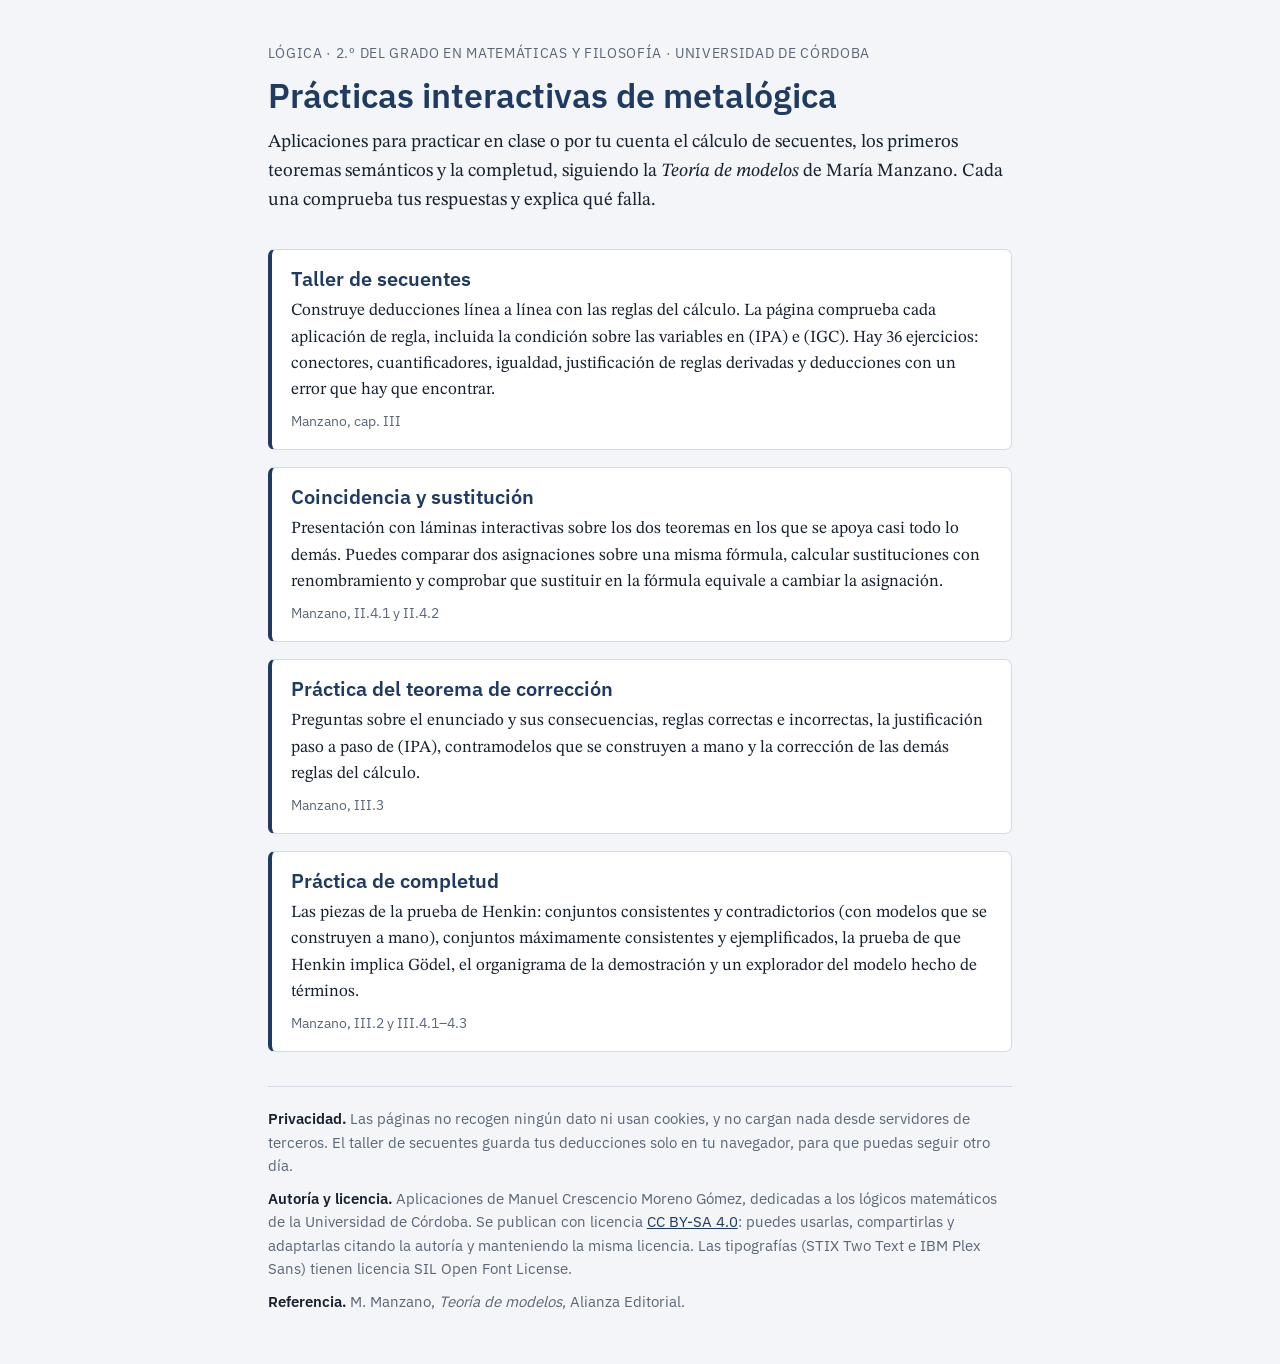
<file: index.html>
<!DOCTYPE html>
<html lang="es">
<head>
<meta charset="utf-8">
<meta name="viewport" content="width=device-width, initial-scale=1">
<title>Lógica · Prácticas interactivas</title>
<link rel="icon" href="data:image/svg+xml,%3Csvg xmlns=%27http://www.w3.org/2000/svg%27 viewBox=%270 0 32 32%27%3E%3Crect width=%2732%27 height=%2732%27 rx=%276%27 fill=%27%231f3b63%27/%3E%3Ctext x=%2716%27 y=%2723%27 font-size=%2720%27 text-anchor=%27middle%27 fill=%27white%27 font-family=%27serif%27%3E%E2%8A%A2%3C/text%3E%3C/svg%3E">
<meta name="description" content="Prácticas interactivas de metalógica: cálculo de secuentes de Manzano, teorema de corrección, coincidencia y sustitución, completud. Lógica, 2.º del grado en Matemáticas y Filosofía (Universidad de Córdoba).">
<link rel="stylesheet" href="fuentes/fuentes.css">
<style>
:root{
  --bg:#f3f5f8; --surface:#ffffff; --ink:#18212f; --muted:#5a6678; --line:#d5dbe5;
  --accent:#1f3b63; --accent-soft:#e4ebf5;
  --font-body:"STIX Two Text","Cambria","Times New Roman",serif;
  --font-ui:"IBM Plex Sans","Segoe UI",system-ui,sans-serif;
}
@media (prefers-color-scheme: dark){
  :root{color-scheme:dark;--bg:#111722;--surface:#1a2231;--ink:#e6ebf3;--muted:#9aa7ba;--line:#313c50;--accent:#9dbcf0;--accent-soft:#25324a}
}
*{box-sizing:border-box}
html{font-size:17px}
body{margin:0;background:var(--bg);color:var(--ink);font-family:var(--font-body);line-height:1.55}
main{max-width:46rem;margin:0 auto;padding:2.5rem 1.1rem 3rem;display:flex;flex-direction:column;gap:2rem}
h1,h2{font-family:var(--font-ui);margin:0;line-height:1.2;text-wrap:balance}
h1{font-size:2rem;font-weight:600;color:var(--accent)}
h2{font-size:1.15rem;font-weight:600}
p{margin:0}
.kicker{font-family:var(--font-ui);font-size:.8rem;color:var(--muted);letter-spacing:.05em;text-transform:uppercase}
header{display:flex;flex-direction:column;gap:.7rem}
.lead{font-size:1.1rem}
.list{display:flex;flex-direction:column;gap:1rem}
a.card{display:flex;flex-direction:column;gap:.45rem;background:var(--surface);border:1px solid var(--line);border-left:4px solid var(--accent);border-radius:.4rem;padding:1rem 1.15rem;color:inherit;text-decoration:none}
a.card:hover{border-color:var(--accent)}
a.card:focus-visible{outline:2px solid var(--accent);outline-offset:2px}
a.card h2{color:var(--accent)}
.ref{font-family:var(--font-ui);font-size:.8rem;color:var(--muted)}
.note{font-family:var(--font-ui);font-size:.88rem;color:var(--muted);display:flex;flex-direction:column;gap:.6rem;border-top:1px solid var(--line);padding-top:1.2rem}
.note a{color:var(--accent)}
.note b{color:var(--ink);font-weight:600}
</style>
</head>
<body>
<main>
<header>
  <span class="kicker">Lógica · 2.º del grado en Matemáticas y Filosofía · Universidad de Córdoba</span>
  <h1>Prácticas interactivas de metalógica</h1>
  <p class="lead">Aplicaciones para practicar en clase o por tu cuenta el cálculo de secuentes, los primeros teoremas semánticos y la completud, siguiendo la <i>Teoría de modelos</i> de María Manzano. Cada una comprueba tus respuestas y explica qué falla.</p>
</header>

<div class="list">
  <a class="card" href="secuentes.html">
    <h2>Taller de secuentes</h2>
    <p>Construye deducciones línea a línea con las reglas del cálculo. La página comprueba cada aplicación de regla, incluida la condición sobre las variables en (IPA) e (IGC). Hay 36 ejercicios: conectores, cuantificadores, igualdad, justificación de reglas derivadas y deducciones con un error que hay que encontrar.</p>
    <span class="ref">Manzano, cap. III</span>
  </a>
  <a class="card" href="coincidencia-sustitucion.html">
    <h2>Coincidencia y sustitución</h2>
    <p>Presentación con láminas interactivas sobre los dos teoremas en los que se apoya casi todo lo demás. Puedes comparar dos asignaciones sobre una misma fórmula, calcular sustituciones con renombramiento y comprobar que sustituir en la fórmula equivale a cambiar la asignación.</p>
    <span class="ref">Manzano, II.4.1 y II.4.2</span>
  </a>
  <a class="card" href="correccion.html">
    <h2>Práctica del teorema de corrección</h2>
    <p>Preguntas sobre el enunciado y sus consecuencias, reglas correctas e incorrectas, la justificación paso a paso de (IPA), contramodelos que se construyen a mano y la corrección de las demás reglas del cálculo.</p>
    <span class="ref">Manzano, III.3</span>
  </a>
  <a class="card" href="completud.html">
    <h2>Práctica de completud</h2>
    <p>Las piezas de la prueba de Henkin: conjuntos consistentes y contradictorios (con modelos que se construyen a mano), conjuntos máximamente consistentes y ejemplificados, la prueba de que Henkin implica Gödel, el organigrama de la demostración y un explorador del modelo hecho de términos.</p>
    <span class="ref">Manzano, III.2 y III.4.1–4.3</span>
  </a>
</div>

<div class="note">
  <p><b>Privacidad.</b> Las páginas no recogen ningún dato ni usan cookies, y no cargan nada desde servidores de terceros. El taller de secuentes guarda tus deducciones solo en tu navegador, para que puedas seguir otro día.</p>
  <p><b>Autoría y licencia.</b> Aplicaciones de Manuel Crescencio Moreno Gómez, dedicadas a los lógicos matemáticos de la Universidad de Córdoba. Se publican con licencia <a href="https://creativecommons.org/licenses/by-sa/4.0/deed.es">CC BY-SA 4.0</a>: puedes usarlas, compartirlas y adaptarlas citando la autoría y manteniendo la misma licencia. Las tipografías (STIX Two Text e IBM Plex Sans) tienen licencia SIL Open Font License.</p>
  <p><b>Referencia.</b> M. Manzano, <i>Teoría de modelos</i>, Alianza Editorial.</p>
</div>
</main>
</body>
</html>
</file>
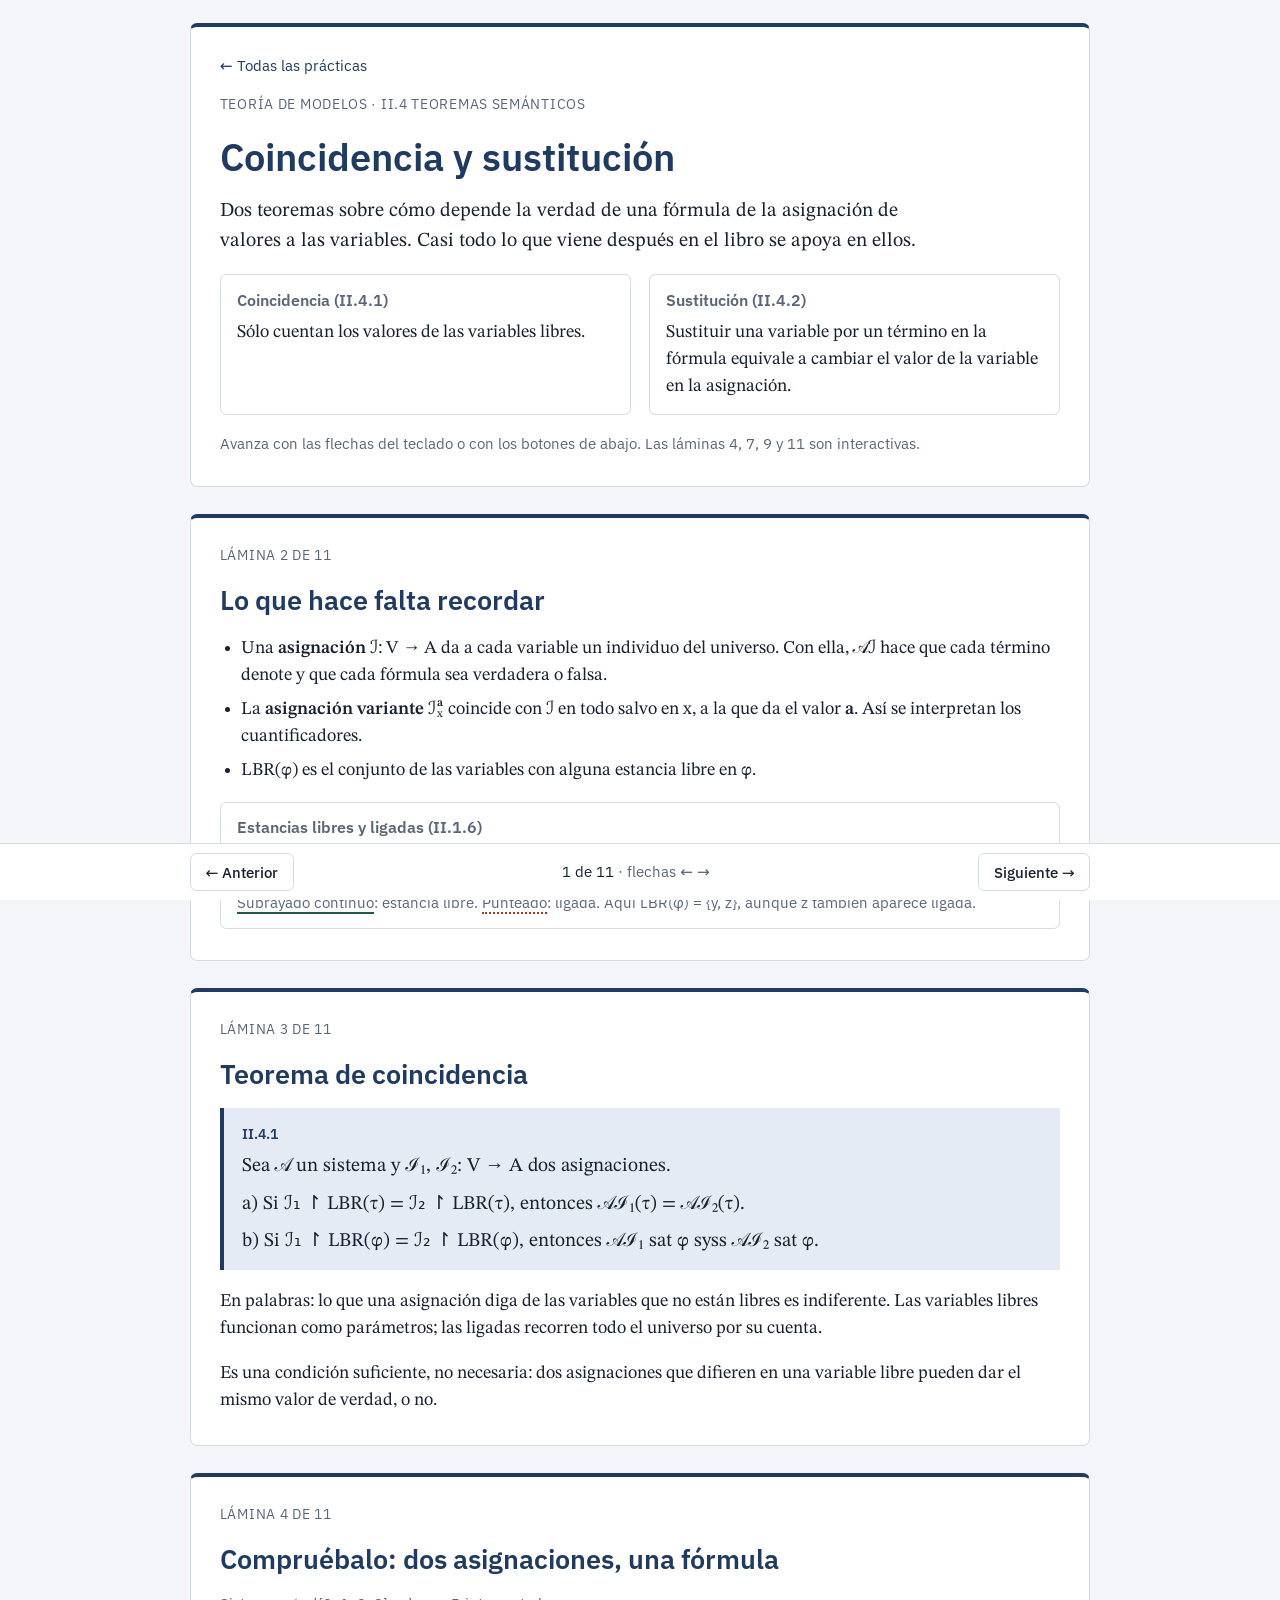
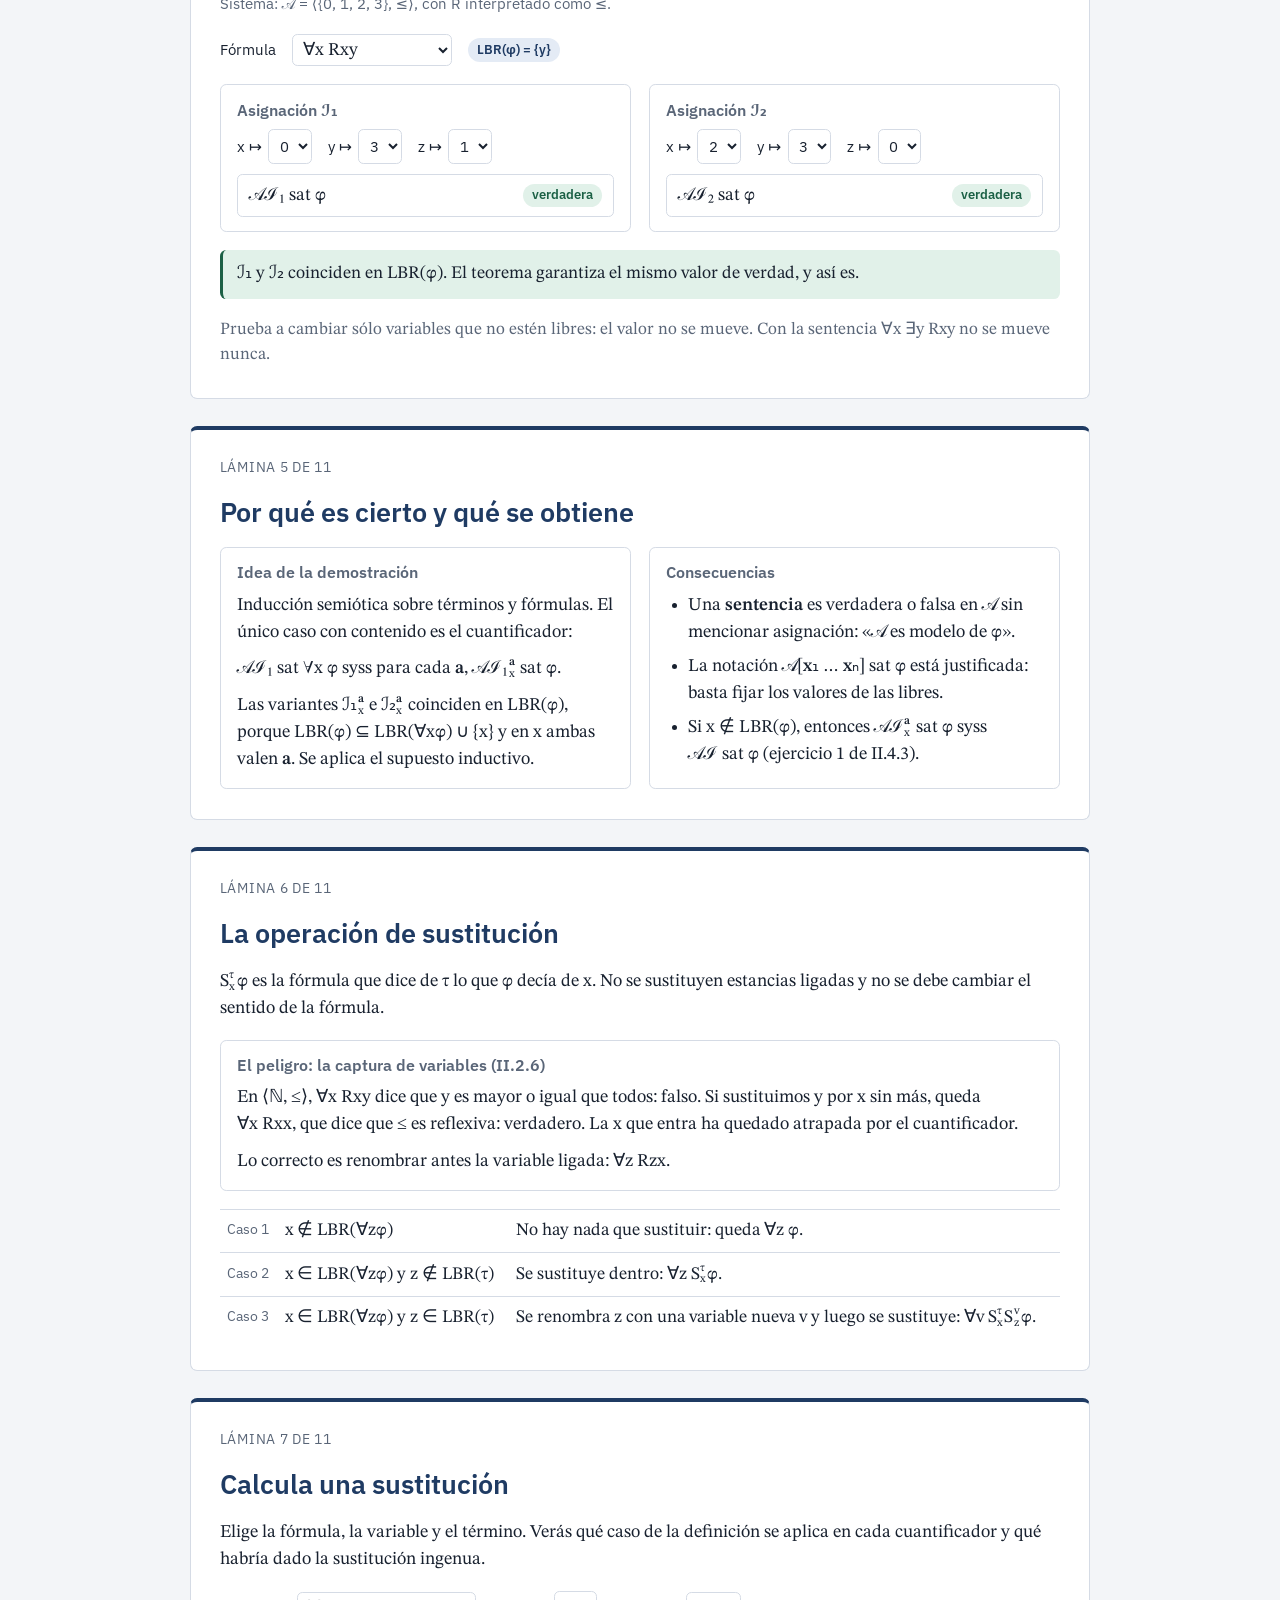
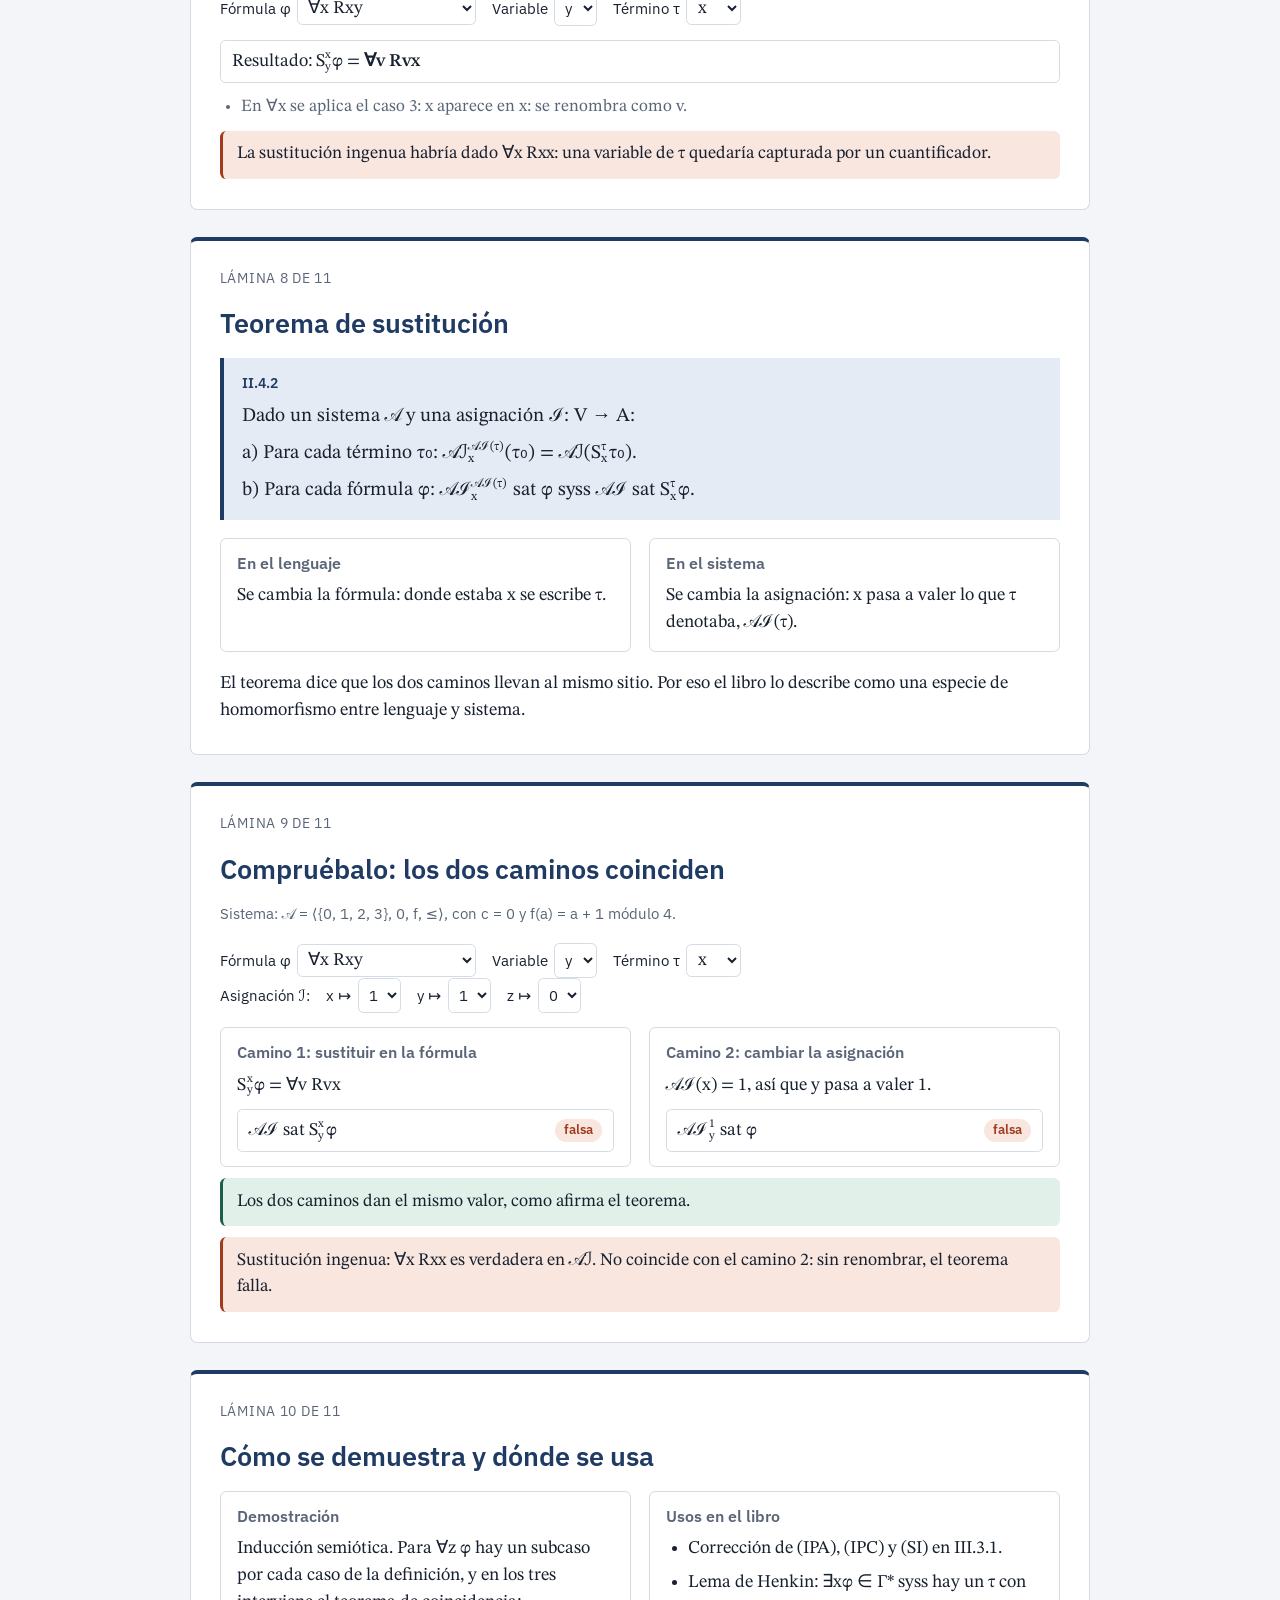
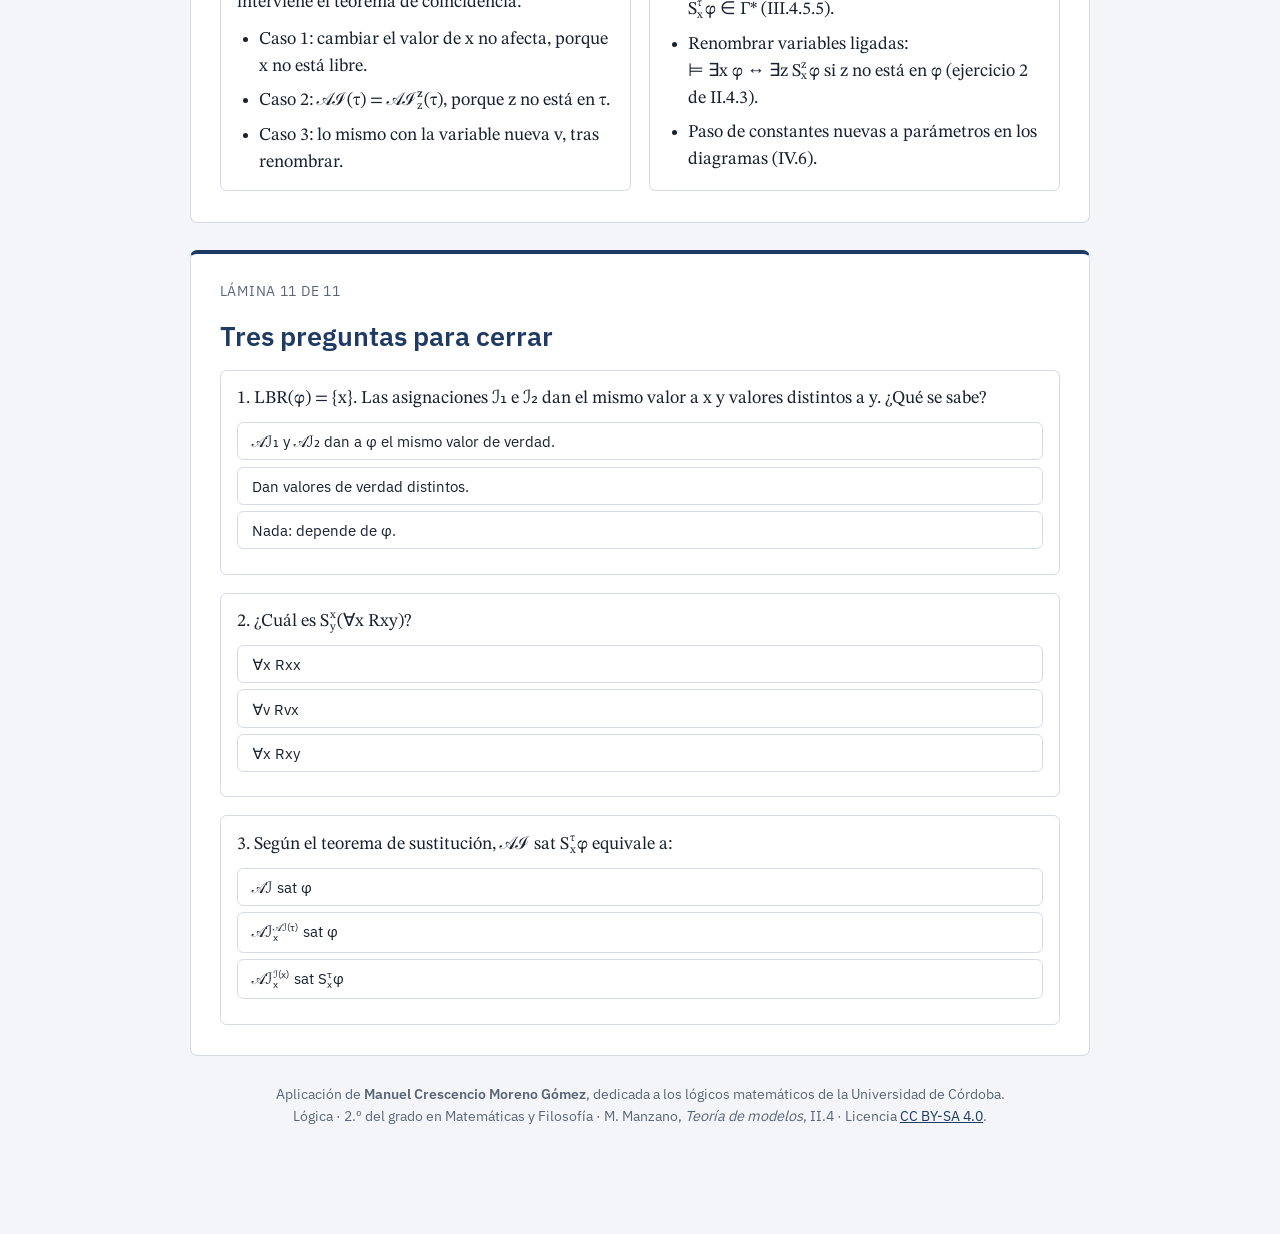
<file: coincidencia-sustitucion.html>
<!DOCTYPE html>
<html lang="es">
<head>
<meta charset="utf-8">
<meta name="viewport" content="width=device-width, initial-scale=1">
<title>Coincidencia y sustitución</title>
<link rel="icon" href="data:image/svg+xml,%3Csvg xmlns=%27http://www.w3.org/2000/svg%27 viewBox=%270 0 32 32%27%3E%3Crect width=%2732%27 height=%2732%27 rx=%276%27 fill=%27%231f3b63%27/%3E%3Ctext x=%2716%27 y=%2723%27 font-size=%2720%27 text-anchor=%27middle%27 fill=%27white%27 font-family=%27serif%27%3E%E2%8A%A2%3C/text%3E%3C/svg%3E">
<link rel="stylesheet" href="fuentes/fuentes.css">
<style>
:root{
  /* Presentación en vertical: una lámina por pantalla de lectura, numeradas, con barra de paso fija abajo; fórmulas en serif matemática, controles en sans. */
  --bg:#f3f5f8; --surface:#ffffff; --ink:#18212f; --muted:#5a6678; --line:#d5dbe5;
  --accent:#1f3b63; --accent-soft:#e4ebf5;
  --ok:#1b6045; --ok-soft:#e1f1e9; --bad:#a23a1c; --bad-soft:#f8e6df;
  --font-body:"STIX Two Text","Cambria","Times New Roman",serif;
  --font-ui:"IBM Plex Sans","Segoe UI",system-ui,sans-serif;
}
@media (prefers-color-scheme: dark){
  :root:not([data-theme="light"]){
    color-scheme:dark;
    --bg:#111722; --surface:#1a2231; --ink:#e6ebf3; --muted:#9aa7ba; --line:#313c50;
    --accent:#9dbcf0; --accent-soft:#25324a;
    --ok:#7fd3a8; --ok-soft:#183628; --bad:#f0a085; --bad-soft:#3d2219;
  }
}
:root[data-theme="dark"]{
  color-scheme:dark;
  --bg:#111722; --surface:#1a2231; --ink:#e6ebf3; --muted:#9aa7ba; --line:#313c50;
  --accent:#9dbcf0; --accent-soft:#25324a;
  --ok:#7fd3a8; --ok-soft:#183628; --bad:#f0a085; --bad-soft:#3d2219;
}
*{box-sizing:border-box}
html{font-size:18px;scroll-behavior:smooth}
@media (prefers-reduced-motion:reduce){html{scroll-behavior:auto}}
body{margin:0;background:var(--bg);color:var(--ink);font-family:var(--font-body);line-height:1.5}
main{max-width:52rem;margin:0 auto;padding:1.25rem 1rem 6rem;display:flex;flex-direction:column;gap:1.5rem}
.slide{background:var(--surface);border:1px solid var(--line);border-top:4px solid var(--accent);border-radius:.4rem;padding:1.5rem 1.6rem 1.7rem;display:flex;flex-direction:column;gap:1rem;scroll-margin-top:1rem}
@media (max-width:520px){.slide{padding:1.1rem 1rem}}
.num{font-family:var(--font-ui);font-size:.78rem;color:var(--muted);letter-spacing:.05em;text-transform:uppercase}
h1,h2,h3{font-family:var(--font-ui);margin:0;line-height:1.2;text-wrap:balance}
h1{font-size:2.1rem;font-weight:600;color:var(--accent)}
h2{font-size:1.5rem;font-weight:600;color:var(--accent)}
h3{font-size:.9rem;font-weight:600;color:var(--muted)}
p,ul,ol{margin:0}
ul,ol{padding-left:1.2rem;display:flex;flex-direction:column;gap:.4rem}
.lead{font-size:1.1rem;max-width:40rem}
.m{white-space:nowrap}
.ss{display:inline-flex;flex-direction:column;font-size:.66em;line-height:1;vertical-align:middle;margin:0 .1em 0 .05em}
.thm{background:var(--accent-soft);border-left:4px solid var(--accent);padding:.8rem 1rem;display:flex;flex-direction:column;gap:.45rem;font-size:1.08rem;overflow-x:auto}
.thm .name{font-family:var(--font-ui);font-size:.8rem;font-weight:600;color:var(--accent)}
.two{display:grid;grid-template-columns:1fr 1fr;gap:1rem}
@media (max-width:640px){.two{grid-template-columns:1fr}}
.box{border:1px solid var(--line);border-radius:.35rem;padding:.8rem .9rem;display:flex;flex-direction:column;gap:.55rem;min-width:0}
.free{border-bottom:2px solid var(--ok)} .bound{border-bottom:2px dotted var(--bad)}
.big{font-size:1.3rem}
.ctl{display:flex;flex-wrap:wrap;gap:.45rem .9rem;align-items:center;font-family:var(--font-ui);font-size:.86rem}
.ctl label{display:flex;gap:.35rem;align-items:center}
select,button{font-family:var(--font-ui);font-size:.86rem;color:var(--ink)}
select{background:var(--surface);border:1px solid var(--line);border-radius:.3rem;padding:.3rem .35rem;max-width:100%}
select.f{font-family:var(--font-body);font-size:1rem}
button{cursor:pointer;border:1px solid var(--line);background:var(--surface);border-radius:.35rem;padding:.45rem .8rem;text-align:left}
button:hover{border-color:var(--accent)}
button:focus-visible,select:focus-visible,a:focus-visible{outline:2px solid var(--accent);outline-offset:2px}
.pill{font-family:var(--font-ui);font-size:.74rem;font-weight:600;padding:.1rem .5rem;border-radius:1rem;white-space:nowrap;background:var(--accent-soft);color:var(--accent)}
.pill.t{background:var(--ok-soft);color:var(--ok)} .pill.f{background:var(--bad-soft);color:var(--bad)}
.line{display:flex;justify-content:space-between;gap:.75rem;align-items:center;flex-wrap:wrap;padding:.4rem .6rem;border:1px solid var(--line);border-radius:.3rem}
.verdict{padding:.6rem .8rem;border-radius:.35rem;font-size:.98rem}
.verdict.ok{background:var(--ok-soft);border-left:3px solid var(--ok)}
.verdict.no{background:var(--bad-soft);border-left:3px solid var(--bad)}
.log{font-size:.95rem;color:var(--muted)}
.sys{font-family:var(--font-ui);font-size:.82rem;color:var(--muted)}
table.cases{border-collapse:collapse;width:100%;font-size:.98rem}
table.cases td{border-top:1px solid var(--line);padding:.45rem .4rem;vertical-align:top}
table.cases td:first-child{white-space:nowrap;font-family:var(--font-ui);font-size:.8rem;color:var(--muted)}
.scroll{overflow-x:auto}
.opts{display:flex;flex-direction:column;gap:.35rem}
.opts button.right{border-color:var(--ok);background:var(--ok-soft)}
.opts button.wrong{border-color:var(--bad);background:var(--bad-soft)}
.back{font-family:var(--font-ui);font-size:.85rem;color:var(--accent);text-decoration:none}
.back:hover{text-decoration:underline}
footer.credit{font-family:var(--font-ui);font-size:.8rem;color:var(--muted);text-align:center}
footer.credit a{color:var(--accent)}
.pager{position:fixed;left:0;right:0;bottom:0;background:var(--surface);border-top:1px solid var(--line);z-index:10}
.pager div{max-width:52rem;margin:0 auto;padding:.5rem 1rem;display:flex;align-items:center;justify-content:space-between;gap:.75rem;font-family:var(--font-ui);font-size:.85rem}
.pager button{font-weight:500}
.pager .hint{color:var(--muted)}
@media (max-width:520px){.pager .hint{display:none}}
</style>
</head>
<body>
<main id="deck">

<section class="slide">
  <a class="back" href="./">← Todas las prácticas</a>
  <span class="num">Teoría de modelos · II.4 Teoremas semánticos</span>
  <h1>Coincidencia y sustitución</h1>
  <p class="lead">Dos teoremas sobre cómo depende la verdad de una fórmula de la asignación de valores a las variables. Casi todo lo que viene después en el libro se apoya en ellos.</p>
  <div class="two">
    <div class="box"><h3>Coincidencia (II.4.1)</h3><p>Sólo cuentan los valores de las variables libres.</p></div>
    <div class="box"><h3>Sustitución (II.4.2)</h3><p>Sustituir una variable por un término en la fórmula equivale a cambiar el valor de la variable en la asignación.</p></div>
  </div>
  <p class="sys">Avanza con las flechas del teclado o con los botones de abajo. Las láminas 4, 7, 9 y 11 son interactivas.</p>
</section>

<section class="slide">
  <h2>Lo que hace falta recordar</h2>
  <ul>
    <li>Una <strong>asignación</strong> <span class="m">ℐ: V → A</span> da a cada variable un individuo del universo. Con ella, <span class="m">𝒜ℐ</span> hace que cada término denote y que cada fórmula sea verdadera o falsa.</li>
    <li>La <strong>asignación variante</strong> <span class="m" id="variant"></span> coincide con ℐ en todo salvo en x, a la que da el valor <b>a</b>. Así se interpretan los cuantificadores.</li>
    <li><span class="m">LBR(φ)</span> es el conjunto de las variables con alguna estancia libre en φ.</li>
  </ul>
  <div class="box">
    <h3>Estancias libres y ligadas (II.1.6)</h3>
    <p class="big m scroll">∀x (R<span class="free">y</span><span class="free">z</span> → ∃z (R<span class="bound">x</span><span class="bound">z</span> ∧ ¬R<span class="bound">x</span><span class="free">y</span>))</p>
    <p class="sys"><span class="free">Subrayado continuo</span>: estancia libre. <span class="bound">Punteado</span>: ligada. Aquí <span class="m">LBR(φ) = {y, z}</span>, aunque z también aparece ligada.</p>
  </div>
</section>

<section class="slide">
  <h2>Teorema de coincidencia</h2>
  <div class="thm">
    <span class="name">II.4.1</span>
    <p>Sea 𝒜 un sistema y <span class="m">ℐ₁, ℐ₂: V → A</span> dos asignaciones.</p>
    <p>a) Si <span class="m">ℐ₁ ↾ LBR(τ) = ℐ₂ ↾ LBR(τ)</span>, entonces <span class="m">𝒜ℐ₁(τ) = 𝒜ℐ₂(τ)</span>.</p>
    <p>b) Si <span class="m">ℐ₁ ↾ LBR(φ) = ℐ₂ ↾ LBR(φ)</span>, entonces <span class="m">𝒜ℐ₁ sat φ</span> syss <span class="m">𝒜ℐ₂ sat φ</span>.</p>
  </div>
  <p>En palabras: lo que una asignación diga de las variables que no están libres es indiferente. Las variables libres funcionan como parámetros; las ligadas recorren todo el universo por su cuenta.</p>
  <p>Es una condición suficiente, no necesaria: dos asignaciones que difieren en una variable libre pueden dar el mismo valor de verdad, o no.</p>
</section>

<section class="slide">
  <h2>Compruébalo: dos asignaciones, una fórmula</h2>
  <p class="sys">Sistema: 𝒜 = ⟨{0, 1, 2, 3}, ≤⟩, con R interpretado como ≤.</p>
  <div class="ctl"><label for="c-f">Fórmula</label><select id="c-f" class="f"></select><span id="c-lbr" class="pill"></span></div>
  <div class="two">
    <div class="box"><h3>Asignación ℐ₁</h3><div class="ctl" id="c-a1"></div><div class="line"><span class="m">𝒜ℐ₁ sat φ</span><span id="c-v1" class="pill"></span></div></div>
    <div class="box"><h3>Asignación ℐ₂</h3><div class="ctl" id="c-a2"></div><div class="line"><span class="m">𝒜ℐ₂ sat φ</span><span id="c-v2" class="pill"></span></div></div>
  </div>
  <div id="c-verdict" class="verdict" aria-live="polite"></div>
  <p class="log">Prueba a cambiar sólo variables que no estén libres: el valor no se mueve. Con la sentencia <span class="m">∀x ∃y Rxy</span> no se mueve nunca.</p>
</section>

<section class="slide">
  <h2>Por qué es cierto y qué se obtiene</h2>
  <div class="two">
    <div class="box">
      <h3>Idea de la demostración</h3>
      <p>Inducción semiótica sobre términos y fórmulas. El único caso con contenido es el cuantificador:</p>
      <p><span class="m">𝒜ℐ₁ sat ∀x φ</span> syss para cada <b>a</b>, <span class="m" id="pf1"></span>.</p>
      <p>Las variantes <span class="m" id="pf2"></span> coinciden en <span class="m">LBR(φ)</span>, porque <span class="m">LBR(φ) ⊆ LBR(∀xφ) ∪ {x}</span> y en x ambas valen <b>a</b>. Se aplica el supuesto inductivo.</p>
    </div>
    <div class="box">
      <h3>Consecuencias</h3>
      <ul>
        <li>Una <strong>sentencia</strong> es verdadera o falsa en 𝒜 sin mencionar asignación: «𝒜 es modelo de φ».</li>
        <li>La notación <span class="m">𝒜[<b>x</b>₁ … <b>x</b>ₙ] sat φ</span> está justificada: basta fijar los valores de las libres.</li>
        <li>Si <span class="m">x ∉ LBR(φ)</span>, entonces <span class="m" id="pf3"></span> syss <span class="m">𝒜ℐ sat φ</span> (ejercicio 1 de II.4.3).</li>
      </ul>
    </div>
  </div>
</section>

<section class="slide">
  <h2>La operación de sustitución</h2>
  <p><span class="m" id="s0"></span> es la fórmula que dice de τ lo que φ decía de x. No se sustituyen estancias ligadas y no se debe cambiar el sentido de la fórmula.</p>
  <div class="box">
    <h3>El peligro: la captura de variables (II.2.6)</h3>
    <p>En ⟨ℕ, ≤⟩, <span class="m">∀x Rxy</span> dice que y es mayor o igual que todos: falso. Si sustituimos y por x sin más, queda <span class="m">∀x Rxx</span>, que dice que ≤ es reflexiva: verdadero. La x que entra ha quedado atrapada por el cuantificador.</p>
    <p>Lo correcto es renombrar antes la variable ligada: <span class="m">∀z Rzx</span>.</p>
  </div>
  <div class="scroll">
  <table class="cases">
    <tr><td>Caso 1</td><td><span class="m">x ∉ LBR(∀zφ)</span></td><td>No hay nada que sustituir: queda <span class="m">∀z φ</span>.</td></tr>
    <tr><td>Caso 2</td><td><span class="m">x ∈ LBR(∀zφ)</span> y <span class="m">z ∉ LBR(τ)</span></td><td>Se sustituye dentro: <span class="m" id="s2"></span>.</td></tr>
    <tr><td>Caso 3</td><td><span class="m">x ∈ LBR(∀zφ)</span> y <span class="m">z ∈ LBR(τ)</span></td><td>Se renombra z con una variable nueva v y luego se sustituye: <span class="m" id="s3"></span>.</td></tr>
  </table>
  </div>
</section>

<section class="slide">
  <h2>Calcula una sustitución</h2>
  <p>Elige la fórmula, la variable y el término. Verás qué caso de la definición se aplica en cada cuantificador y qué habría dado la sustitución ingenua.</p>
  <div id="demo-op"></div>
</section>

<section class="slide">
  <h2>Teorema de sustitución</h2>
  <div class="thm">
    <span class="name">II.4.2</span>
    <p>Dado un sistema 𝒜 y una asignación <span class="m">ℐ: V → A</span>:</p>
    <p>a) Para cada término τ₀: <span class="m" id="t1"></span>.</p>
    <p>b) Para cada fórmula φ: <span class="m" id="t2"></span> syss <span class="m" id="t3"></span>.</p>
  </div>
  <div class="two">
    <div class="box"><h3>En el lenguaje</h3><p>Se cambia la fórmula: donde estaba x se escribe τ.</p></div>
    <div class="box"><h3>En el sistema</h3><p>Se cambia la asignación: x pasa a valer lo que τ denotaba, <span class="m">𝒜ℐ(τ)</span>.</p></div>
  </div>
  <p>El teorema dice que los dos caminos llevan al mismo sitio. Por eso el libro lo describe como una especie de homomorfismo entre lenguaje y sistema.</p>
</section>

<section class="slide">
  <h2>Compruébalo: los dos caminos coinciden</h2>
  <p class="sys">Sistema: 𝒜 = ⟨{0, 1, 2, 3}, 0, f, ≤⟩, con c = 0 y f(a) = a + 1 módulo 4.</p>
  <div id="demo-sem"></div>
</section>

<section class="slide">
  <h2>Cómo se demuestra y dónde se usa</h2>
  <div class="two">
    <div class="box">
      <h3>Demostración</h3>
      <p>Inducción semiótica. Para <span class="m">∀z φ</span> hay un subcaso por cada caso de la definición, y en los tres interviene el teorema de coincidencia:</p>
      <ul>
        <li>Caso 1: cambiar el valor de x no afecta, porque x no está libre.</li>
        <li>Caso 2: <span class="m" id="u1"></span>, porque z no está en τ.</li>
        <li>Caso 3: lo mismo con la variable nueva v, tras renombrar.</li>
      </ul>
    </div>
    <div class="box">
      <h3>Usos en el libro</h3>
      <ul>
        <li>Corrección de (IPA), (IPC) y (SI) en III.3.1.</li>
        <li>Lema de Henkin: <span class="m">∃xφ ∈ Γ*</span> syss hay un τ con <span class="m" id="u2"></span> (III.4.5.5).</li>
        <li>Renombrar variables ligadas: <span class="m" id="u3"></span> si z no está en φ (ejercicio 2 de II.4.3).</li>
        <li>Paso de constantes nuevas a parámetros en los diagramas (IV.6).</li>
      </ul>
    </div>
  </div>
</section>

<section class="slide">
  <h2>Tres preguntas para cerrar</h2>
  <div id="quiz" style="display:flex;flex-direction:column;gap:1rem"></div>
</section>

<footer class="credit">Aplicación de <b>Manuel Crescencio Moreno Gómez</b>, dedicada a los lógicos matemáticos de la Universidad de Córdoba.<br>Lógica · 2.º del grado en Matemáticas y Filosofía · M. Manzano, <i>Teoría de modelos</i>, II.4 · Licencia <a href="https://creativecommons.org/licenses/by-sa/4.0/deed.es">CC BY-SA 4.0</a>.</footer>
</main>

<div class="pager"><div>
  <button id="prev" aria-label="Lámina anterior">← Anterior</button>
  <span><span id="pos">1</span> de <span id="tot"></span> <span class="hint">· flechas ← →</span></span>
  <button id="next" aria-label="Lámina siguiente">Siguiente →</button>
</div></div>

<script id="logic">
/* ---------- Términos, fórmulas, LBR, sustitución y evaluación (sin DOM) ---------- */
const V=n=>({k:'var',n}), F=t=>({k:'f',t}), C={k:'c'};
const R=(a,b)=>({k:'R',a,b}), not=f=>({k:'not',f}), and=(a,b)=>({k:'and',a,b}), imp=(a,b)=>({k:'imp',a,b});
const all=(v,f)=>({k:'all',v,f}), ex=(v,f)=>({k:'ex',v,f});
const x=V('x'), y=V('y'), z=V('z');
function showT(t){ return t.k==='var'?t.n:t.k==='c'?'c':'f'+showT(t.t); }
function show(f,top=true){
  switch(f.k){
    case 'R': return 'R'+showT(f.a)+showT(f.b);
    case 'not': return '¬'+show(f.f,false);
    case 'all': return '∀'+f.v+' '+show(f.f,false);
    case 'ex': return '∃'+f.v+' '+show(f.f,false);
    default:{ const s=show(f.a,false)+(f.k==='and'?' ∧ ':' → ')+show(f.b,false); return top?s:'('+s+')'; }
  }
}
function varsT(t){ return t.k==='var'?new Set([t.n]):t.k==='c'?new Set():varsT(t.t); }
function lbr(f){
  switch(f.k){
    case 'R': return new Set([...varsT(f.a),...varsT(f.b)]);
    case 'not': return lbr(f.f);
    case 'all': case 'ex': { const s=lbr(f.f); s.delete(f.v); return s; }
    default: return new Set([...lbr(f.a),...lbr(f.b)]);
  }
}
function allVars(f){
  switch(f.k){
    case 'R': return new Set([...varsT(f.a),...varsT(f.b)]);
    case 'not': return allVars(f.f);
    case 'all': case 'ex': { const s=allVars(f.f); s.add(f.v); return s; }
    default: return new Set([...allVars(f.a),...allVars(f.b)]);
  }
}
function subT(t,v,tau){ return t.k==='var'?(t.n===v?tau:t):t.k==='c'?t:F(subT(t.t,v,tau)); }
/* Sustitución según la definición II.2.6.1; log recoge el caso aplicado en cada cuantificador. */
function sub(f,v,tau,log){
  switch(f.k){
    case 'R': return R(subT(f.a,v,tau),subT(f.b,v,tau));
    case 'not': return not(sub(f.f,v,tau,log));
    case 'and': return and(sub(f.a,v,tau,log),sub(f.b,v,tau,log));
    case 'imp': return imp(sub(f.a,v,tau,log),sub(f.b,v,tau,log));
    default:{
      const q=f.k==='all'?'∀':'∃';
      if(!lbr(f).has(v)){ if(log) log.push({c:1,q:q+f.v,why:v+' no está libre en '+show(f)}); return f; }
      if(!varsT(tau).has(f.v)){ if(log) log.push({c:2,q:q+f.v,why:f.v+' no aparece en '+showT(tau)}); return {k:f.k,v:f.v,f:sub(f.f,v,tau,log)}; }
      const used=new Set([...allVars(f),...varsT(tau),v]);
      const nv=['v','w','u','t'].find(n=>!used.has(n));
      if(log) log.push({c:3,q:q+f.v,why:f.v+' aparece en '+showT(tau)+': se renombra como '+nv});
      return {k:f.k,v:nv,f:sub(sub(f.f,f.v,V(nv),null),v,tau,log)};
    }
  }
}
/* Sustitución ingenua: reemplaza las estancias libres sin renombrar nunca. */
function naive(f,v,tau){
  switch(f.k){
    case 'R': return R(subT(f.a,v,tau),subT(f.b,v,tau));
    case 'not': return not(naive(f.f,v,tau));
    case 'and': return and(naive(f.a,v,tau),naive(f.b,v,tau));
    case 'imp': return imp(naive(f.a,v,tau),naive(f.b,v,tau));
    default: return f.v===v?f:{k:f.k,v:f.v,f:naive(f.f,v,tau)};
  }
}
const N=4;
function evT(t,env){ return t.k==='var'?env[t.n]:t.k==='c'?0:(evT(t.t,env)+1)%N; }
function ev(f,env){
  switch(f.k){
    case 'R': return evT(f.a,env)<=evT(f.b,env);
    case 'not': return !ev(f.f,env);
    case 'and': return ev(f.a,env)&&ev(f.b,env);
    case 'imp': return !ev(f.a,env)||ev(f.b,env);
    case 'all': for(let a=0;a<N;a++){ if(!ev(f.f,{...env,[f.v]:a})) return false; } return true;
    case 'ex': for(let a=0;a<N;a++){ if(ev(f.f,{...env,[f.v]:a})) return true; } return false;
  }
}
const CF=[all('x',R(x,y)), R(x,y), ex('z',and(R(x,z),not(R(z,x)))), and(R(x,y),ex('y',not(R(x,y)))), all('x',ex('y',R(x,y)))];
const SF=[all('x',R(x,y)), all('z',imp(R(x,z),R(y,x))), imp(all('x',R(x,z)),not(ex('z',R(x,z)))), all('y',R(x,y)), and(R(x,y),ex('y',not(R(x,y)))), ex('y',all('z',imp(R(z,x),R(z,y))))];
const TERMS=[x,y,z,F(x),F(y),F(z),C,F(F(x))];
if(typeof module!=='undefined'){ module.exports={SF,TERMS,sub,naive,ev,evT,show,showT,lbr,N}; }
</script>

<script>
const $=id=>document.getElementById(id);
const el=(tag,cls,html)=>{const e=document.createElement(tag); if(cls) e.className=cls; if(html!=null) e.innerHTML=html; return e;};
const st=(base,sup,sb)=>base+'<span class="ss"><span>'+sup+'</span><span>'+sb+'</span></span>';
const A='<b>a</b>';
/* Fórmulas fijas de las láminas */
$('variant').innerHTML=st('ℐ',A,'x');
$('pf1').innerHTML='𝒜'+st('ℐ₁',A,'x')+' sat φ';
$('pf2').innerHTML=st('ℐ₁',A,'x')+' e '+st('ℐ₂',A,'x');
$('pf3').innerHTML='𝒜'+st('ℐ',A,'x')+' sat φ';
$('s0').innerHTML=st('S','τ','x')+'φ';
$('s2').innerHTML='∀z '+st('S','τ','x')+'φ';
$('s3').innerHTML='∀v '+st('S','τ','x')+st('S','v','z')+'φ';
$('t1').innerHTML='𝒜'+st('ℐ','𝒜ℐ(τ)','x')+'(τ₀) = 𝒜ℐ('+st('S','τ','x')+'τ₀)';
$('t2').innerHTML='𝒜'+st('ℐ','𝒜ℐ(τ)','x')+' sat φ';
$('t3').innerHTML='𝒜ℐ sat '+st('S','τ','x')+'φ';
$('u1').innerHTML='𝒜ℐ(τ) = 𝒜'+st('ℐ','<b>z</b>','z')+'(τ)';
$('u2').innerHTML=st('S','τ','x')+'φ ∈ Γ*';
$('u3').innerHTML='⊨ ∃x φ ↔ ∃z '+st('S','z','x')+'φ';
const tv=(node,v)=>{ node.className='pill '+(v?'t':'f'); node.textContent=v?'verdadera':'falsa'; };
function valSelect(id,label,val,onchange){
  const l=el('label',null,label+' '); const s=el('select'); s.id=id;
  for(let a=0;a<N;a++) s.append(new Option(a,a)); s.value=val; s.addEventListener('change',onchange); l.append(s); return [l,s];
}

/* ---------- Lámina 4: coincidencia ---------- */
(function(){
  const fs=$('c-f'); CF.forEach((f,i)=>fs.append(new Option(show(f),i)));
  const init=[{x:0,y:3,z:1},{x:2,y:3,z:0}]; const sels=[{},{}];
  [0,1].forEach(k=>['x','y','z'].forEach(v=>{ const [l,s]=valSelect('c-a'+(k+1)+v,v+' ↦',init[k][v],draw); sels[k][v]=s; $('c-a'+(k+1)).append(l); }));
  fs.addEventListener('change',draw);
  function draw(){
    const f=CF[+fs.value]; const L=[...lbr(f)].sort();
    $('c-lbr').textContent='LBR(φ) = '+(L.length?'{'+L.join(', ')+'}':'∅');
    const e=[0,1].map(k=>({x:+sels[k].x.value,y:+sels[k].y.value,z:+sels[k].z.value}));
    const v=e.map(env=>ev(f,env)); tv($('c-v1'),v[0]); tv($('c-v2'),v[1]);
    const diff=L.filter(n=>e[0][n]!==e[1][n]); const box=$('c-verdict');
    if(!diff.length){ box.className='verdict ok';
      box.innerHTML='ℐ₁ y ℐ₂ coinciden en LBR(φ)'+(L.length?'':' (no hay variables libres que comparar)')+'. El teorema garantiza el mismo valor de verdad, y así es.'; }
    else{ box.className='verdict no';
      box.innerHTML='ℐ₁ y ℐ₂ difieren en '+diff.join(', ')+', que está'+(diff.length>1?'n':'')+' libre'+(diff.length>1?'s':'')+' en φ. El teorema no dice nada: esta vez los valores '+(v[0]===v[1]?'coinciden por casualidad.':'son distintos.'); }
  }
  draw();
})();

/* ---------- Láminas 7 y 9: sustitución ---------- */
function subDemo(host,sem,pre){
  const ctl=el('div','ctl');
  const fs=el('select','f'); fs.id=pre+'-f'; SF.forEach((f,i)=>fs.append(new Option(show(f),i)));
  const vs=el('select'); vs.id=pre+'-v'; ['x','y','z'].forEach(v=>vs.append(new Option(v,v))); vs.value='y';
  const ts=el('select','f'); ts.id=pre+'-t'; TERMS.forEach((t,i)=>ts.append(new Option(showT(t),i)));
  const lab=(txt,s)=>{ const l=el('label',null,txt+' '); l.append(s); return l; };
  ctl.append(lab('Fórmula φ',fs),lab('Variable',vs),lab('Término τ',ts)); host.append(ctl);
  const env={x:1,y:1,z:0}; let asg=null;
  if(sem){ asg=el('div','ctl'); asg.append(el('span',null,'Asignación ℐ:'));
    ['x','y','z'].forEach(v=>{ const [l,s]=valSelect(pre+'-a'+v,v+' ↦',env[v],()=>{ env[v]=+s.value; draw(); }); asg.append(l); }); host.append(asg); }
  const out=el('div'); out.style.display='flex'; out.style.flexDirection='column'; out.style.gap='.6rem'; out.style.marginTop='.8rem'; out.setAttribute('aria-live','polite'); host.append(out);
  [fs,vs,ts].forEach(s=>s.addEventListener('change',draw));
  function draw(){
    const f=SF[+fs.value], v=vs.value, tau=TERMS[+ts.value]; const log=[];
    const good=sub(f,v,tau,log), bad=naive(f,v,tau); const captured=show(good)!==show(bad);
    const Sx=st('S',showT(tau),v);
    out.innerHTML='';
    if(!sem){
      out.append(el('div','line','<span>Resultado: <span class="m">'+Sx+'φ = <strong>'+show(good)+'</strong></span></span>'));
      const ul=el('ul','log');
      if(!log.length) ul.append(el('li',null,'No hay cuantificadores: se sustituye directamente en los términos.'));
      log.forEach(l=>ul.append(el('li',null,'En <span class="m">'+l.q+'</span> se aplica el caso '+l.c+': '+l.why+'.')));
      out.append(ul);
      out.append(el('div','verdict '+(captured?'no':'ok'),captured?'La sustitución ingenua habría dado <span class="m">'+show(bad)+'</span>: una variable de τ quedaría capturada por un cuantificador.':'Aquí la sustitución ingenua da lo mismo: no hay captura.'));
      return;
    }
    const a=evT(tau,env); const env2={...env,[v]:a};
    const left=ev(good,env), right=ev(f,env2), nv=ev(bad,env);
    const row=(html,val)=>{ const d=el('div','line','<span>'+html+'</span>'); const p=el('span'); tv(p,val); d.append(p); return d; };
    const two=el('div','two');
    const b1=el('div','box'); b1.append(el('h3',null,'Camino 1: sustituir en la fórmula'));
    b1.append(el('p',null,'<span class="m">'+Sx+'φ = '+show(good)+'</span>'));
    b1.append(row('<span class="m">𝒜ℐ sat '+Sx+'φ</span>',left));
    const b2=el('div','box'); b2.append(el('h3',null,'Camino 2: cambiar la asignación'));
    b2.append(el('p',null,'<span class="m">𝒜ℐ('+showT(tau)+') = '+a+'</span>, así que '+v+' pasa a valer '+a+'.'));
    b2.append(row('<span class="m">𝒜'+st('ℐ',a,v)+' sat φ</span>',right));
    two.append(b1,b2); out.append(two);
    out.append(el('div','verdict '+(left===right?'ok':'no'),left===right?'Los dos caminos dan el mismo valor, como afirma el teorema.':'Los caminos difieren: esto no debería ocurrir.'));
    if(captured) out.append(el('div','verdict '+(nv===right?'ok':'no'),'Sustitución ingenua: <span class="m">'+show(bad)+'</span> es '+(nv?'verdadera':'falsa')+' en 𝒜ℐ. '+(nv===right?'Con esta asignación acierta por casualidad; cambia los valores y verás que no siempre.':'No coincide con el camino 2: sin renombrar, el teorema falla.')));
    else out.append(el('p','log','En este caso no hay captura de variables: la sustitución ingenua daría la misma fórmula.'));
  }
  draw();
}
subDemo($('demo-op'),false,'op'); subDemo($('demo-sem'),true,'sem');

/* ---------- Preguntas ---------- */
const QUIZ=[
 {q:'<span class="m">LBR(φ) = {x}</span>. Las asignaciones ℐ₁ e ℐ₂ dan el mismo valor a x y valores distintos a y. ¿Qué se sabe?',
  o:['𝒜ℐ₁ y 𝒜ℐ₂ dan a φ el mismo valor de verdad.','Dan valores de verdad distintos.','Nada: depende de φ.'],a:0,
  why:'Coinciden en la única variable libre, y eso basta por el teorema de coincidencia.'},
 {q:'¿Cuál es <span class="m">'+st('S','x','y')+'(∀x Rxy)</span>?',
  o:['∀x Rxx','∀v Rvx','∀x Rxy'],a:1,
  why:'Es el caso 3: la variable cuantificada x aparece en el término, así que se renombra antes de sustituir.'},
 {q:'Según el teorema de sustitución, <span class="m">𝒜ℐ sat '+st('S','τ','x')+'φ</span> equivale a:',
  o:['<span class="m">𝒜ℐ sat φ</span>','<span class="m">𝒜'+st('ℐ','𝒜ℐ(τ)','x')+' sat φ</span>','<span class="m">𝒜'+st('ℐ','ℐ(x)','x')+' sat '+st('S','τ','x')+'φ</span>'],a:1,
  why:'Sustituir x por τ en la fórmula es lo mismo que dar a x, en la asignación, el individuo que τ denota.'}
];
QUIZ.forEach((it,i)=>{
  const c=el('div','box'); c.append(el('p',null,(i+1)+'. '+it.q));
  const opts=el('div','opts'); const fb=el('div');
  it.o.forEach((o,j)=>{ const b=el('button',null,o); b.id='q'+i+'o'+j;
    b.addEventListener('click',()=>{ opts.querySelectorAll('button').forEach(n=>n.classList.remove('right','wrong'));
      if(j===it.a){ b.classList.add('right'); fb.className='verdict ok'; fb.innerHTML=it.why; } else { b.classList.add('wrong'); fb.className='verdict no'; fb.innerHTML='No es esa. Prueba otra.'; } });
    opts.append(b); });
  c.append(opts,fb); $('quiz').append(c);
});

/* ---------- Paso de láminas ---------- */
const slides=[...document.querySelectorAll('.slide')]; let cur=0;
$('tot').textContent=slides.length;
slides.forEach((s,i)=>{ s.id='lamina-'+(i+1); if(i>0) s.prepend(el('span','num','Lámina '+(i+1)+' de '+slides.length)); });
function go(i){ cur=Math.max(0,Math.min(slides.length-1,i)); slides[cur].scrollIntoView({block:'start'}); $('pos').textContent=cur+1; }
$('prev').addEventListener('click',()=>go(cur-1)); $('next').addEventListener('click',()=>go(cur+1));
document.addEventListener('keydown',e=>{
  if(e.target.tagName==='SELECT'||e.target.tagName==='INPUT') return;
  if(e.key==='ArrowRight'||e.key==='PageDown'){ e.preventDefault(); go(cur+1); }
  if(e.key==='ArrowLeft'||e.key==='PageUp'){ e.preventDefault(); go(cur-1); }
});
if('IntersectionObserver' in window){
  const io=new IntersectionObserver(es=>es.forEach(e=>{ if(e.isIntersecting){ cur=slides.indexOf(e.target); $('pos').textContent=cur+1; } }),{rootMargin:'-45% 0px -45% 0px'});
  slides.forEach(s=>io.observe(s));
}
</script>
</body>
</html>
</file>
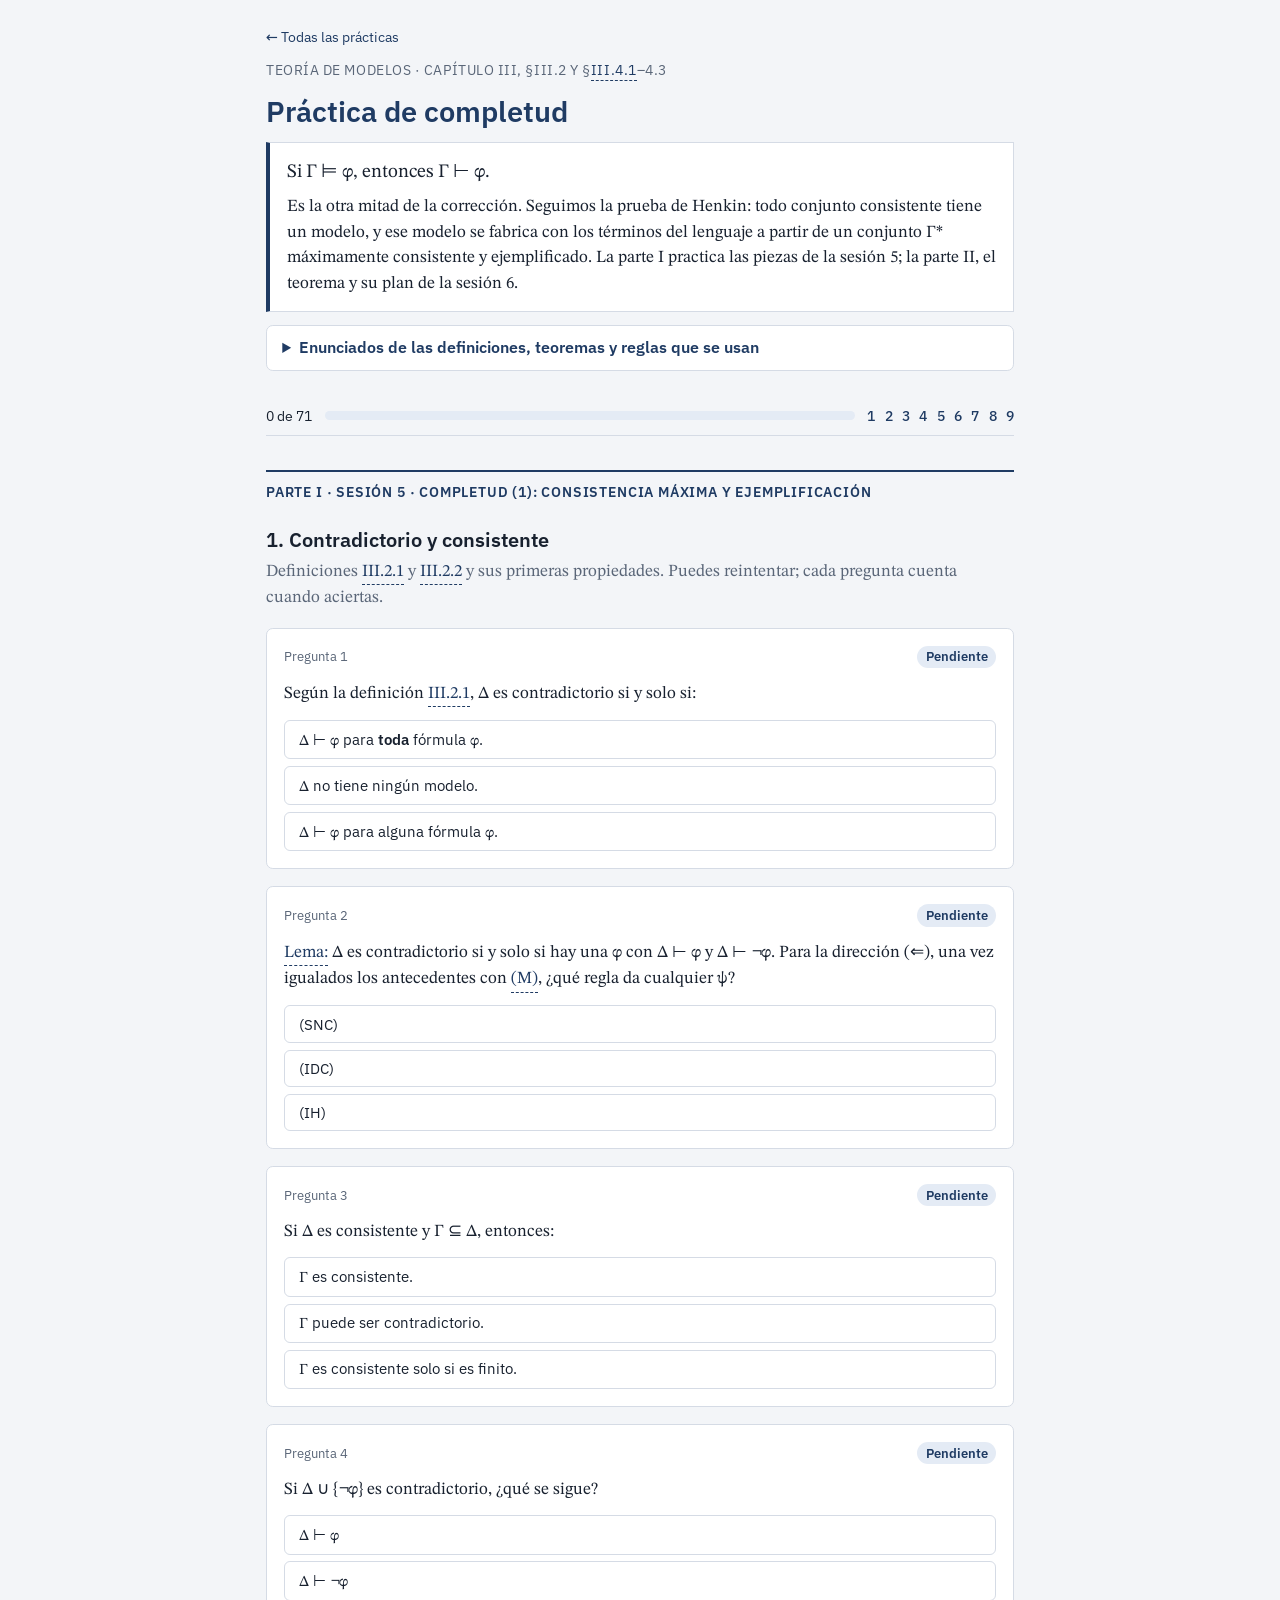
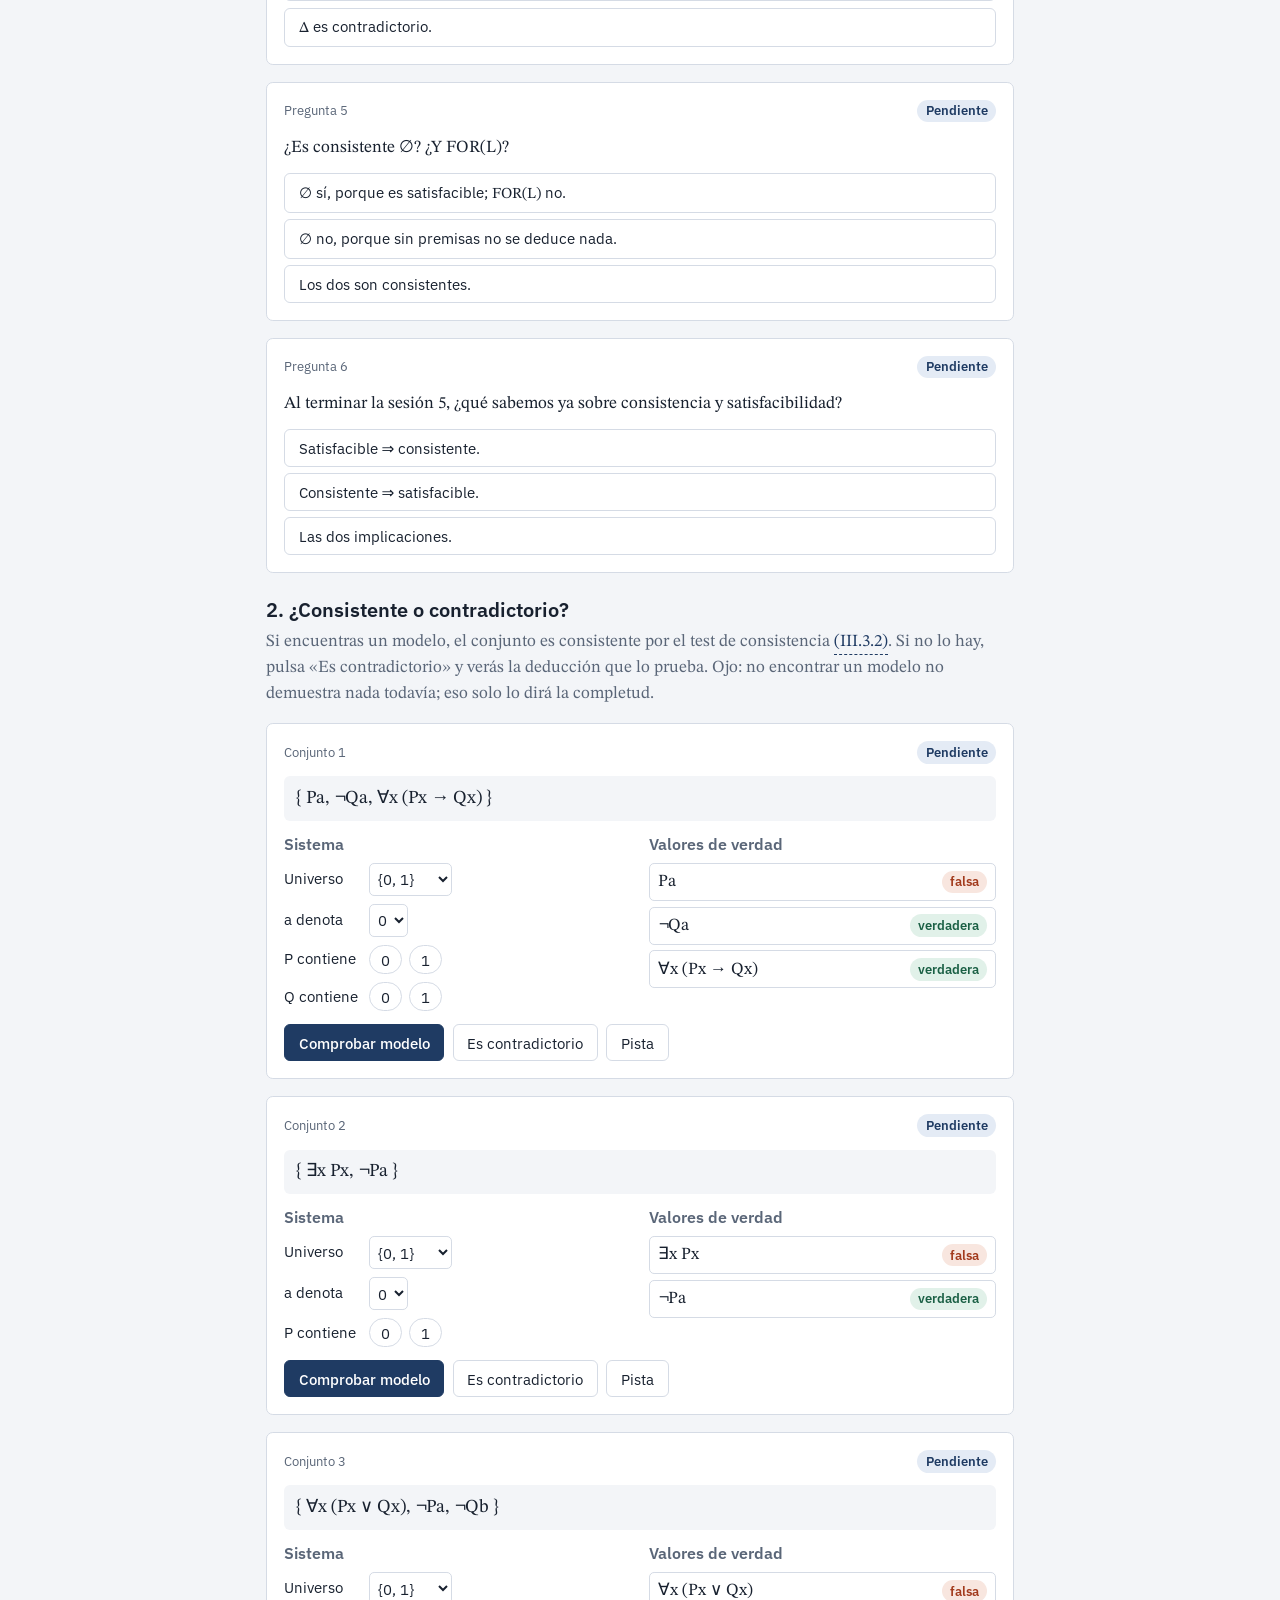
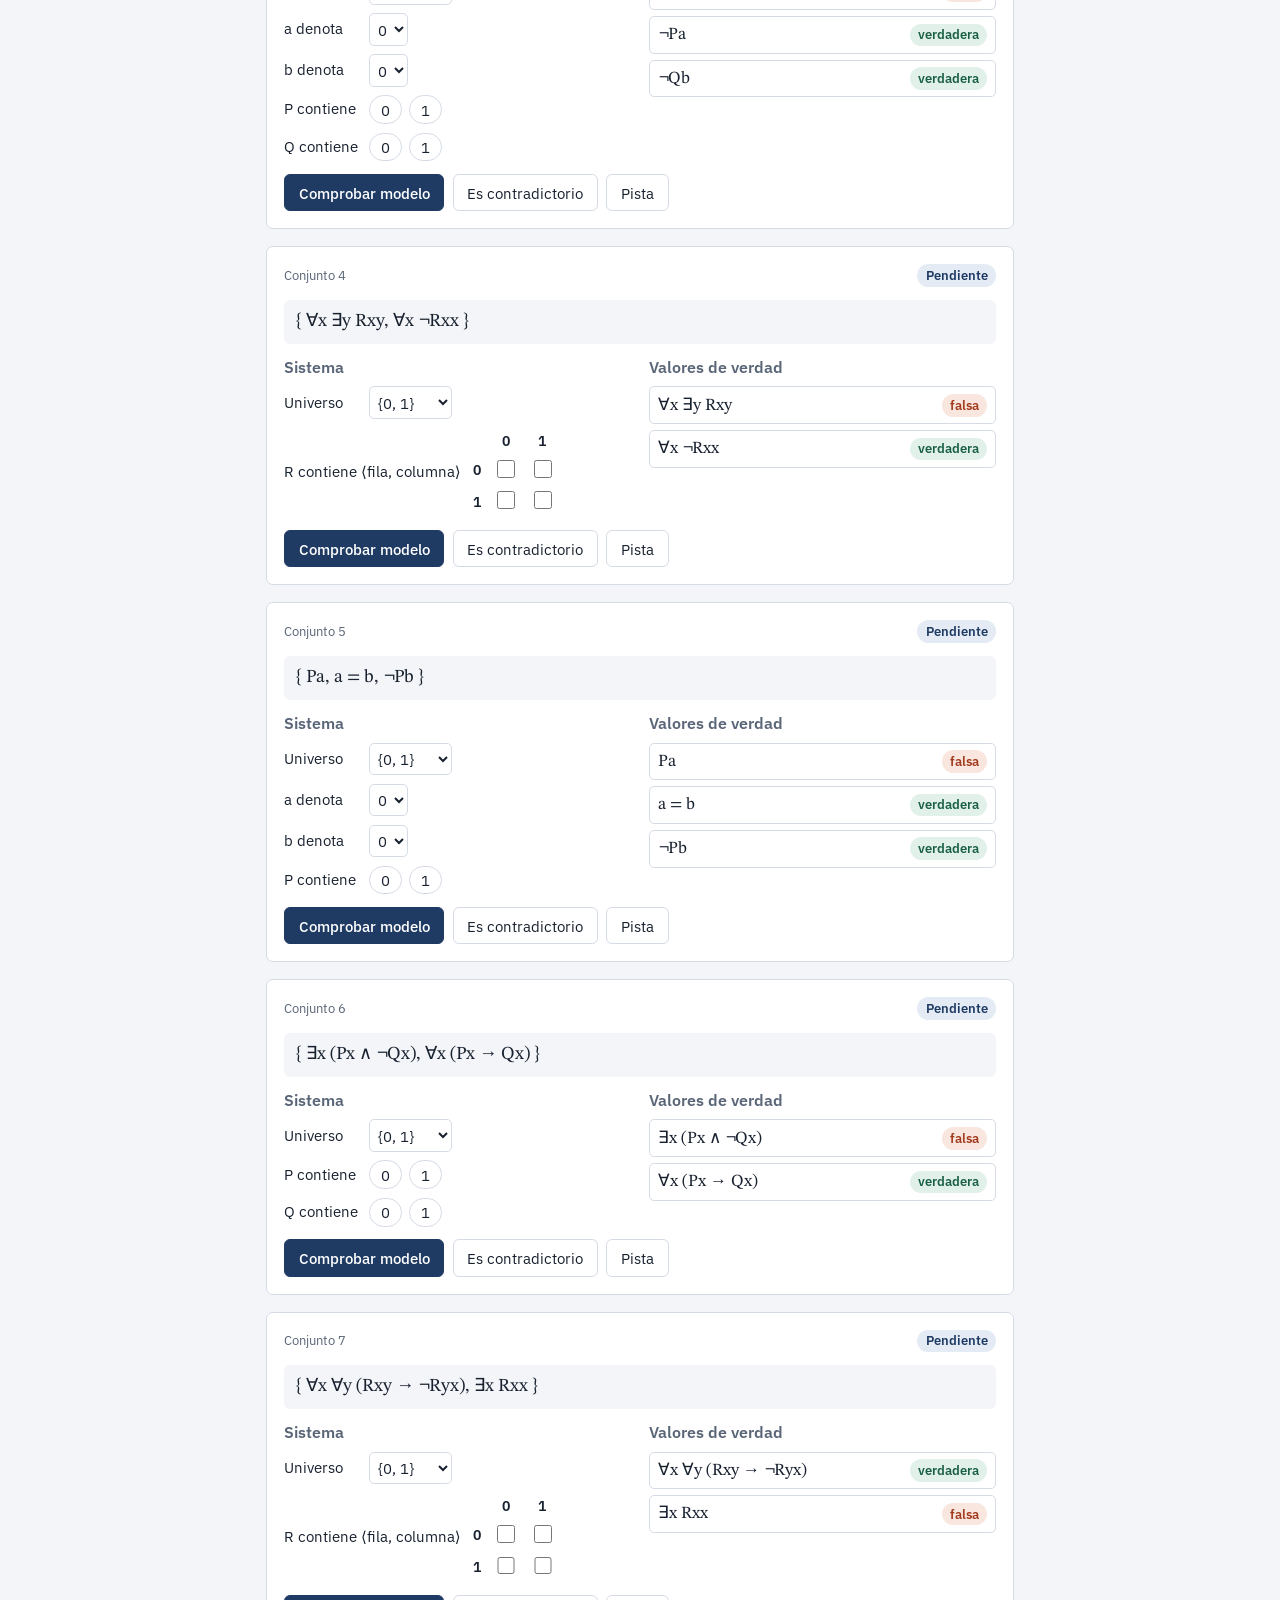
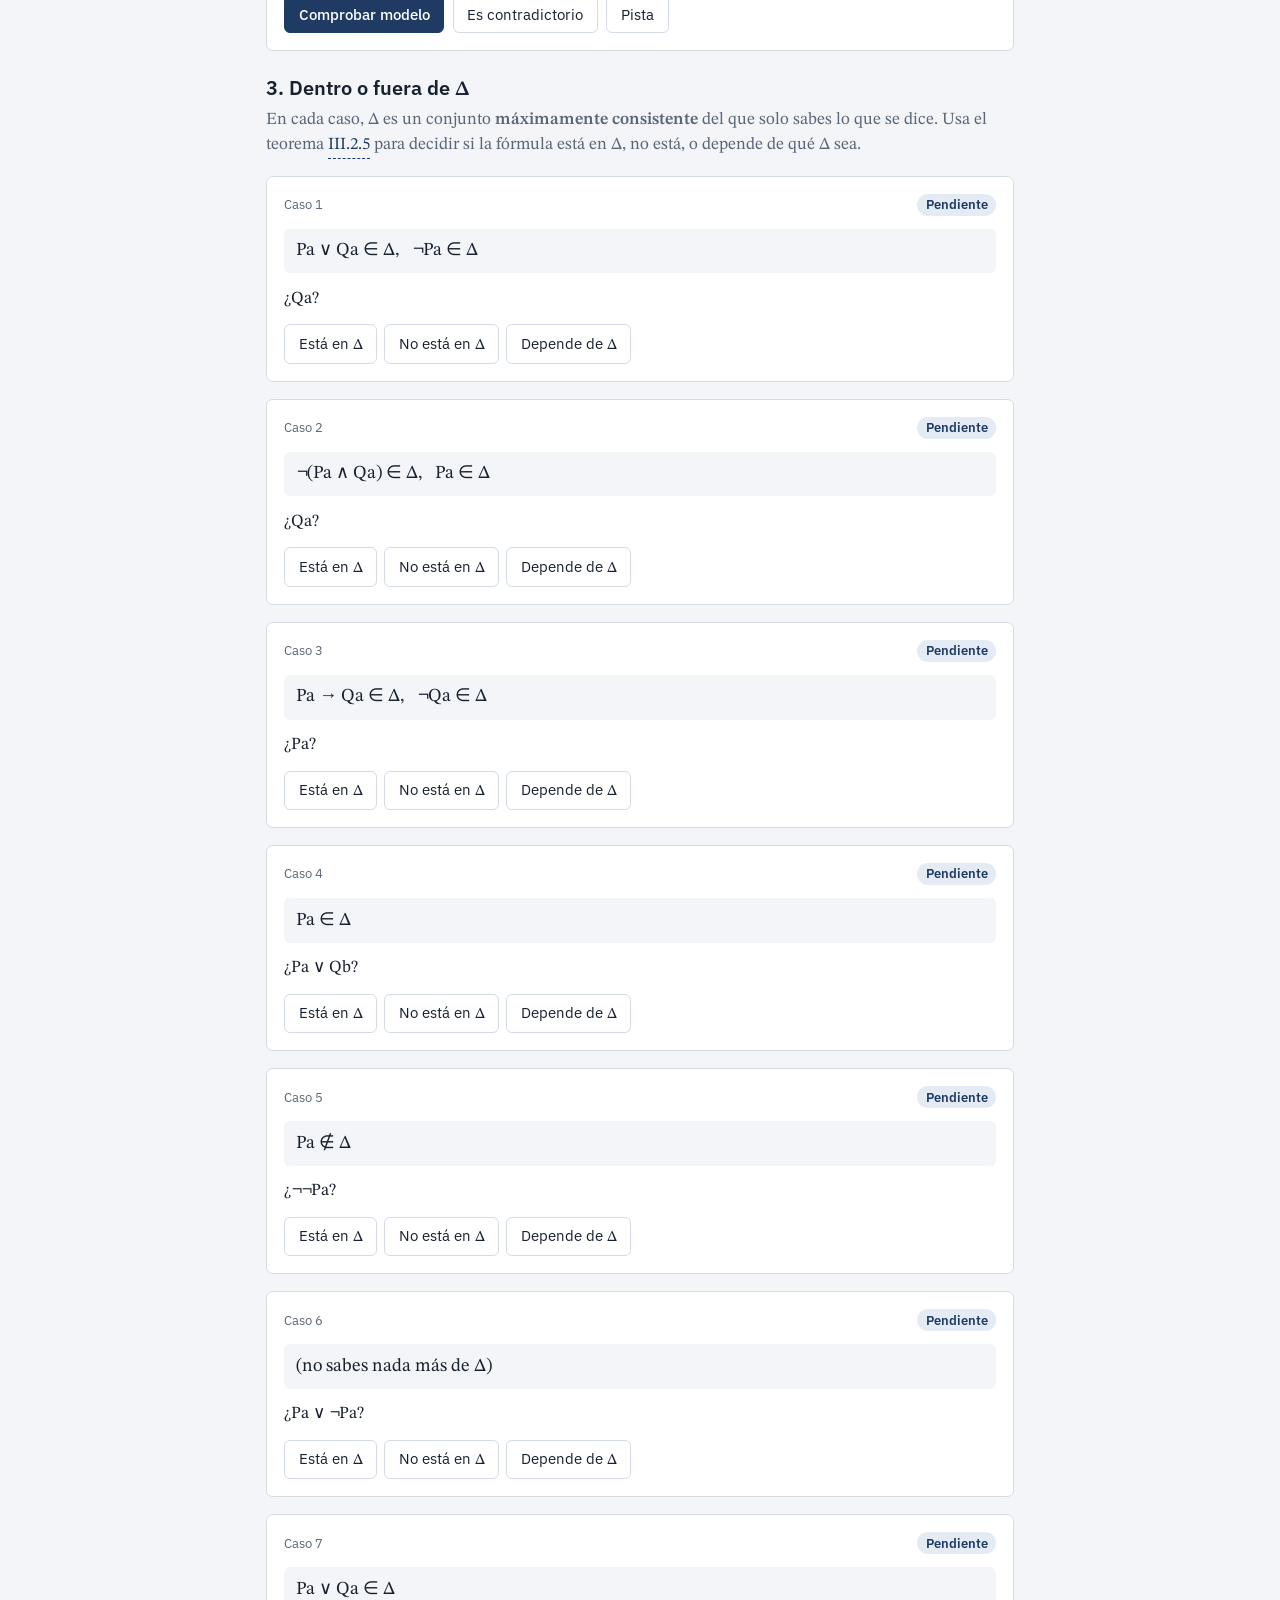
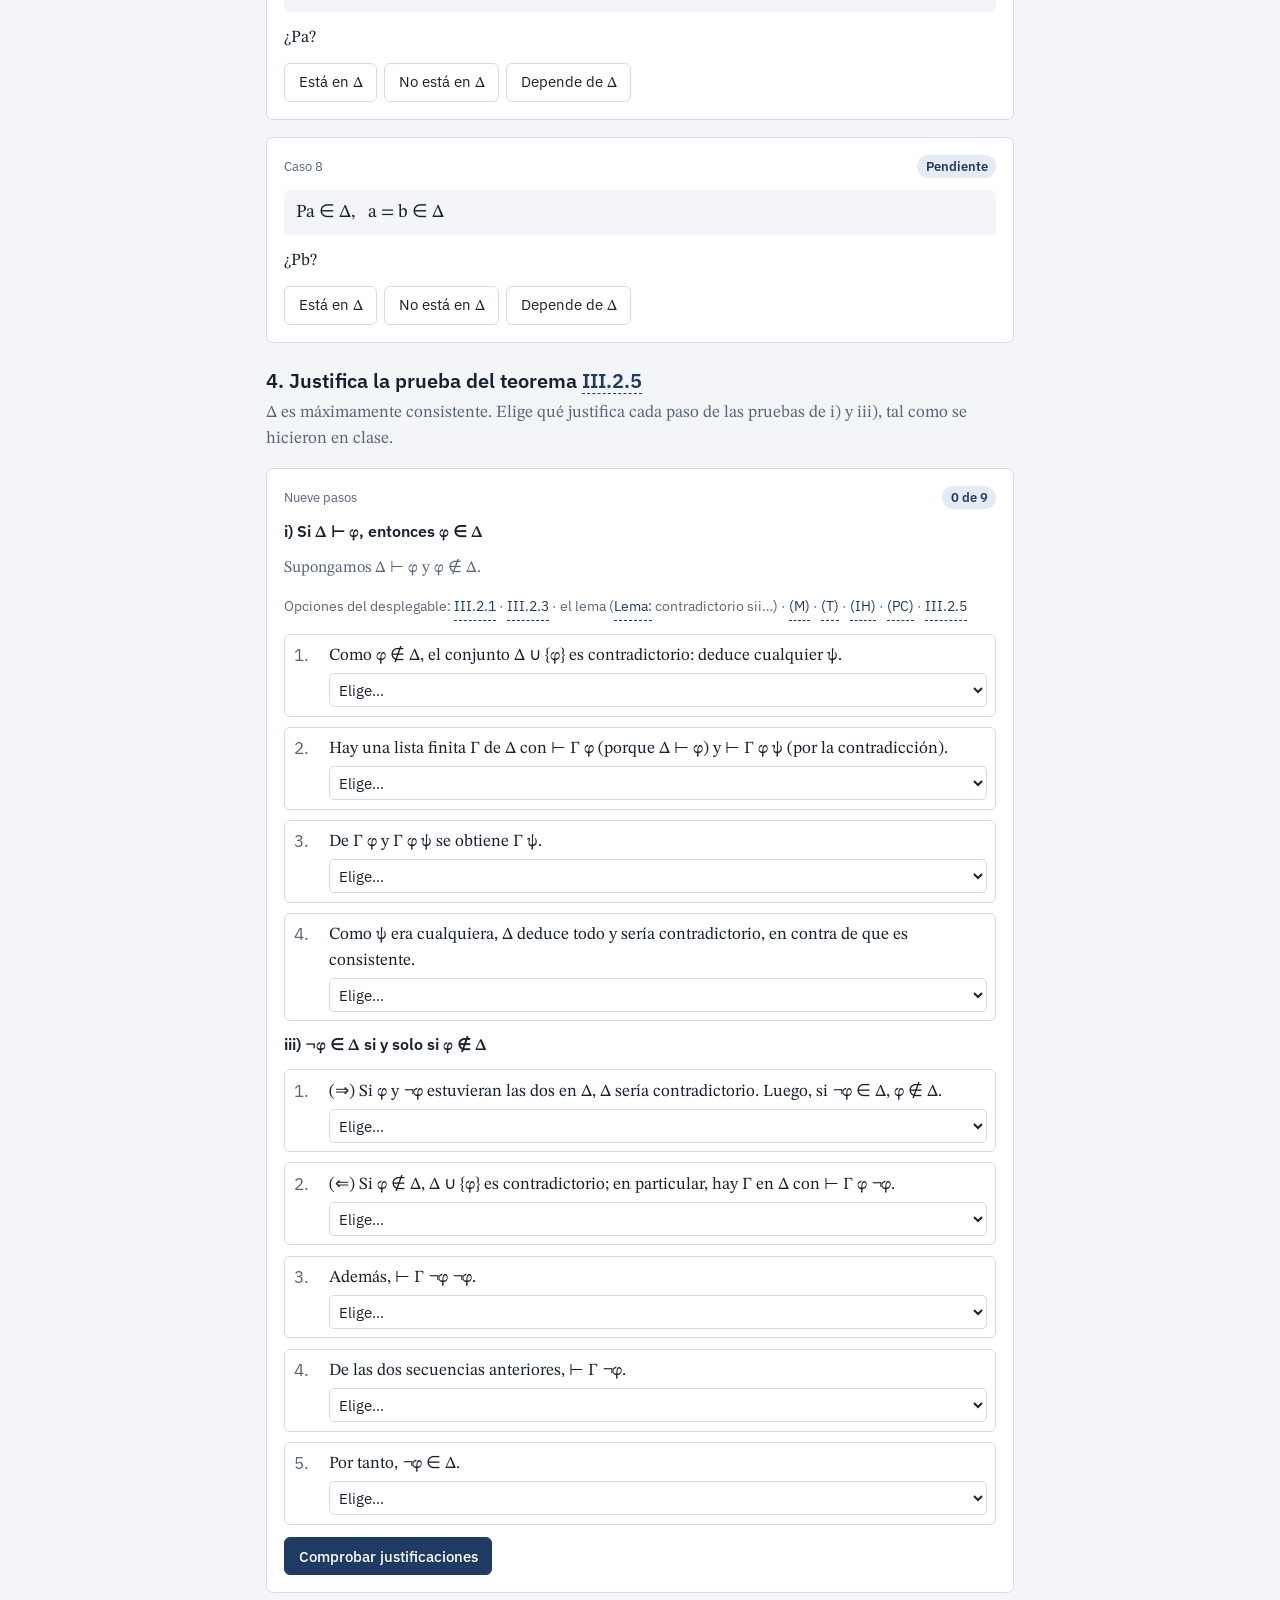
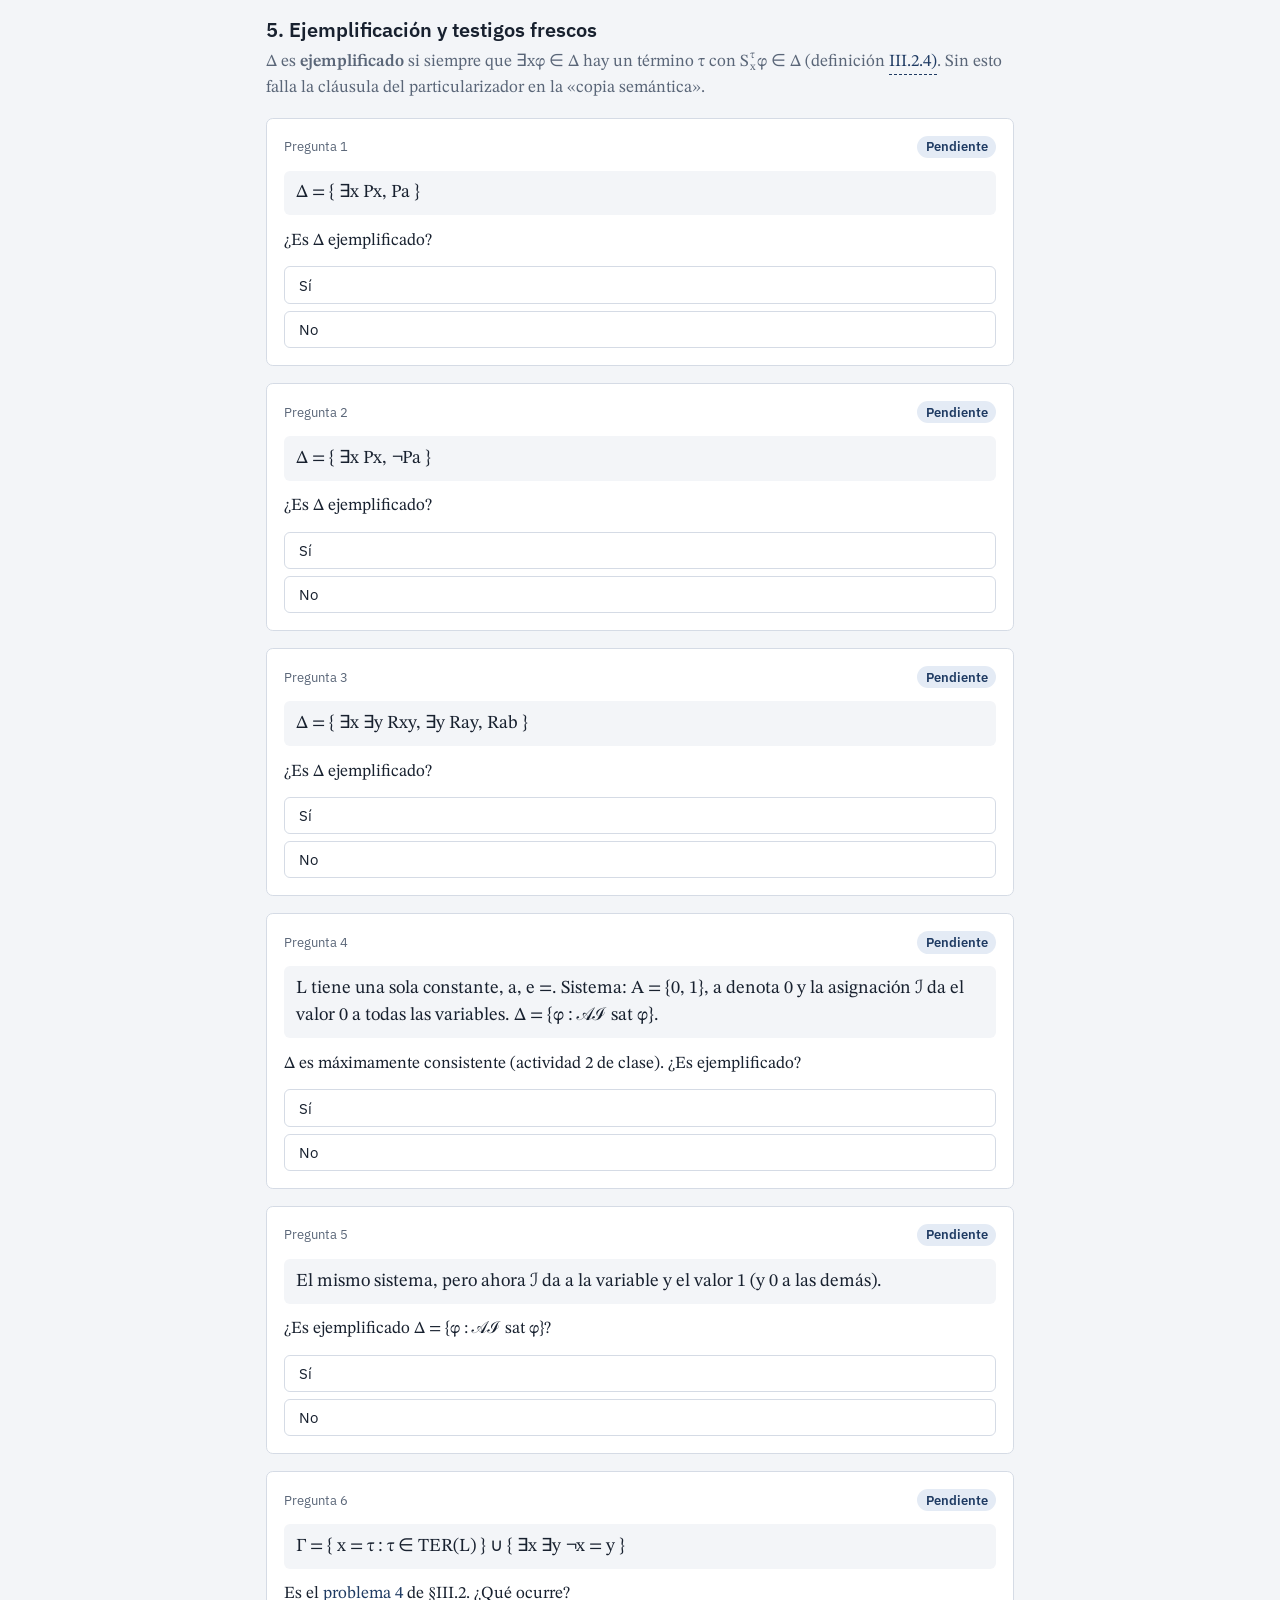
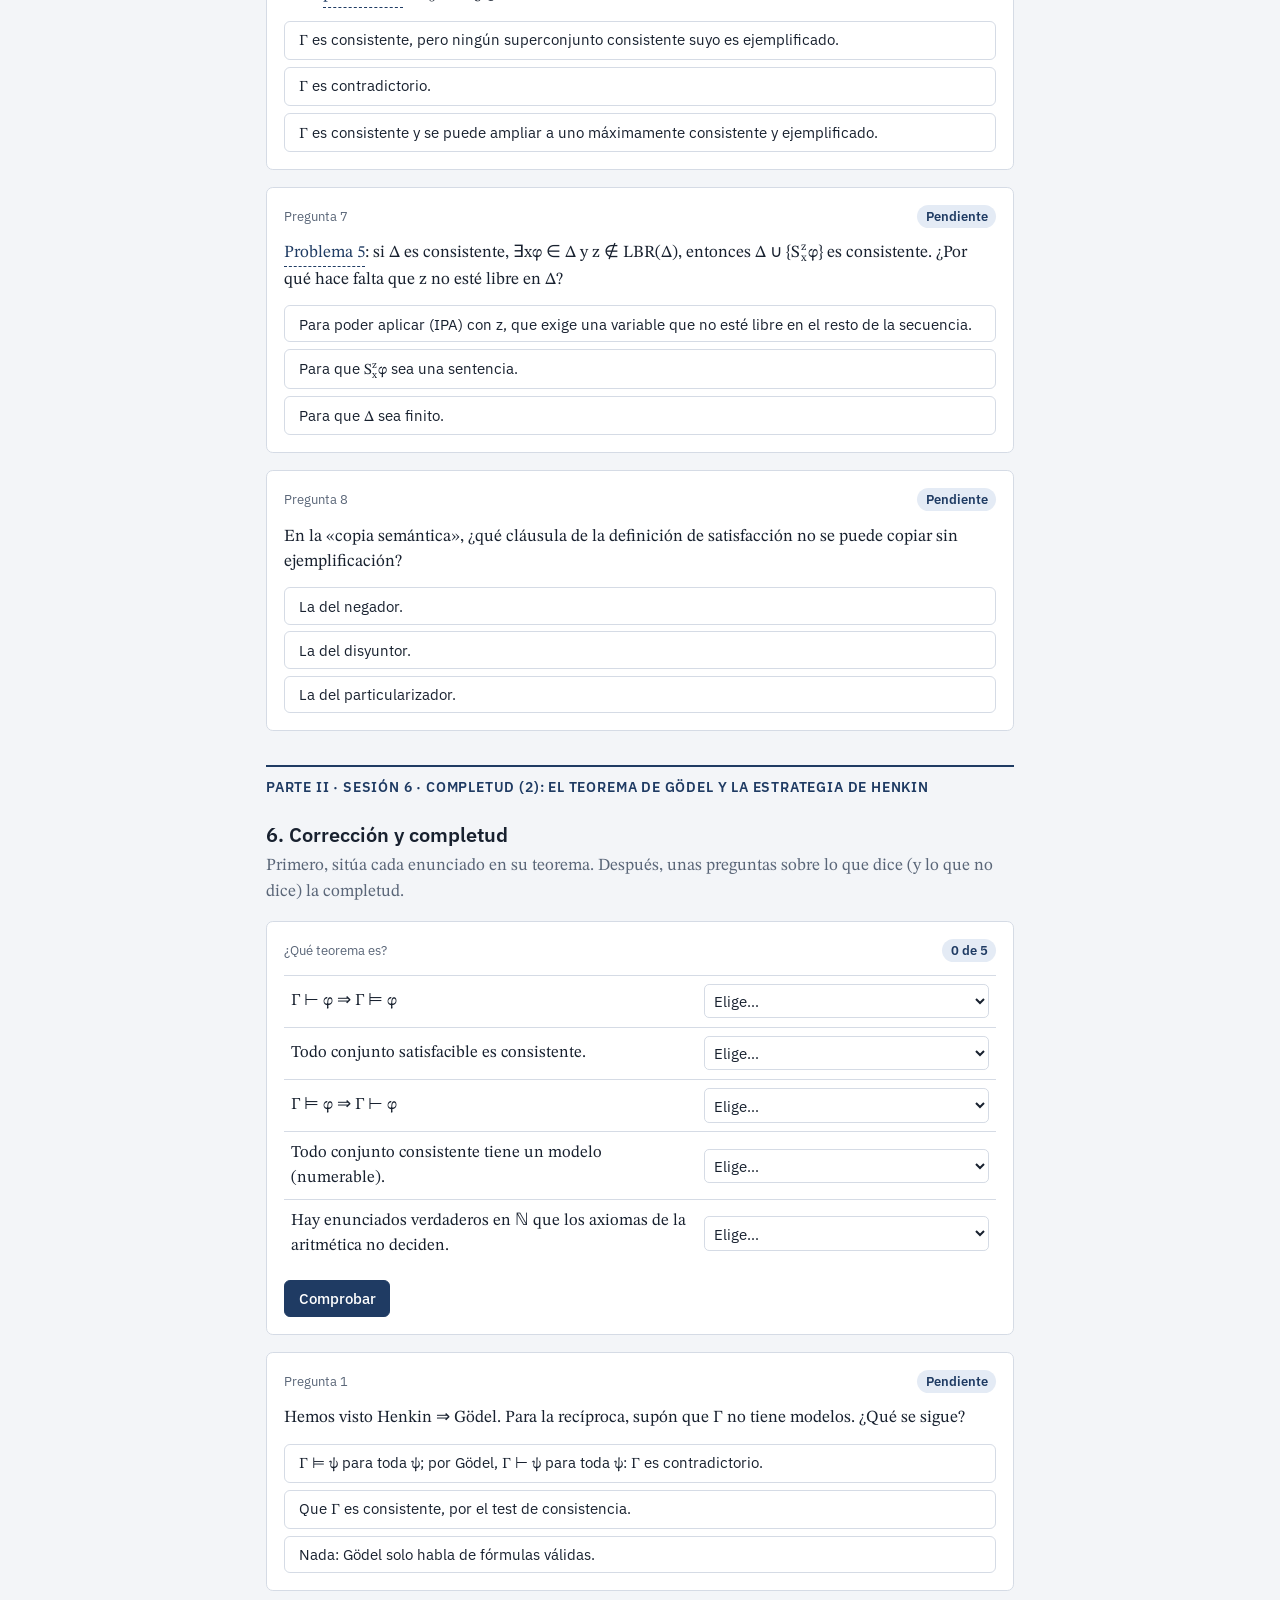
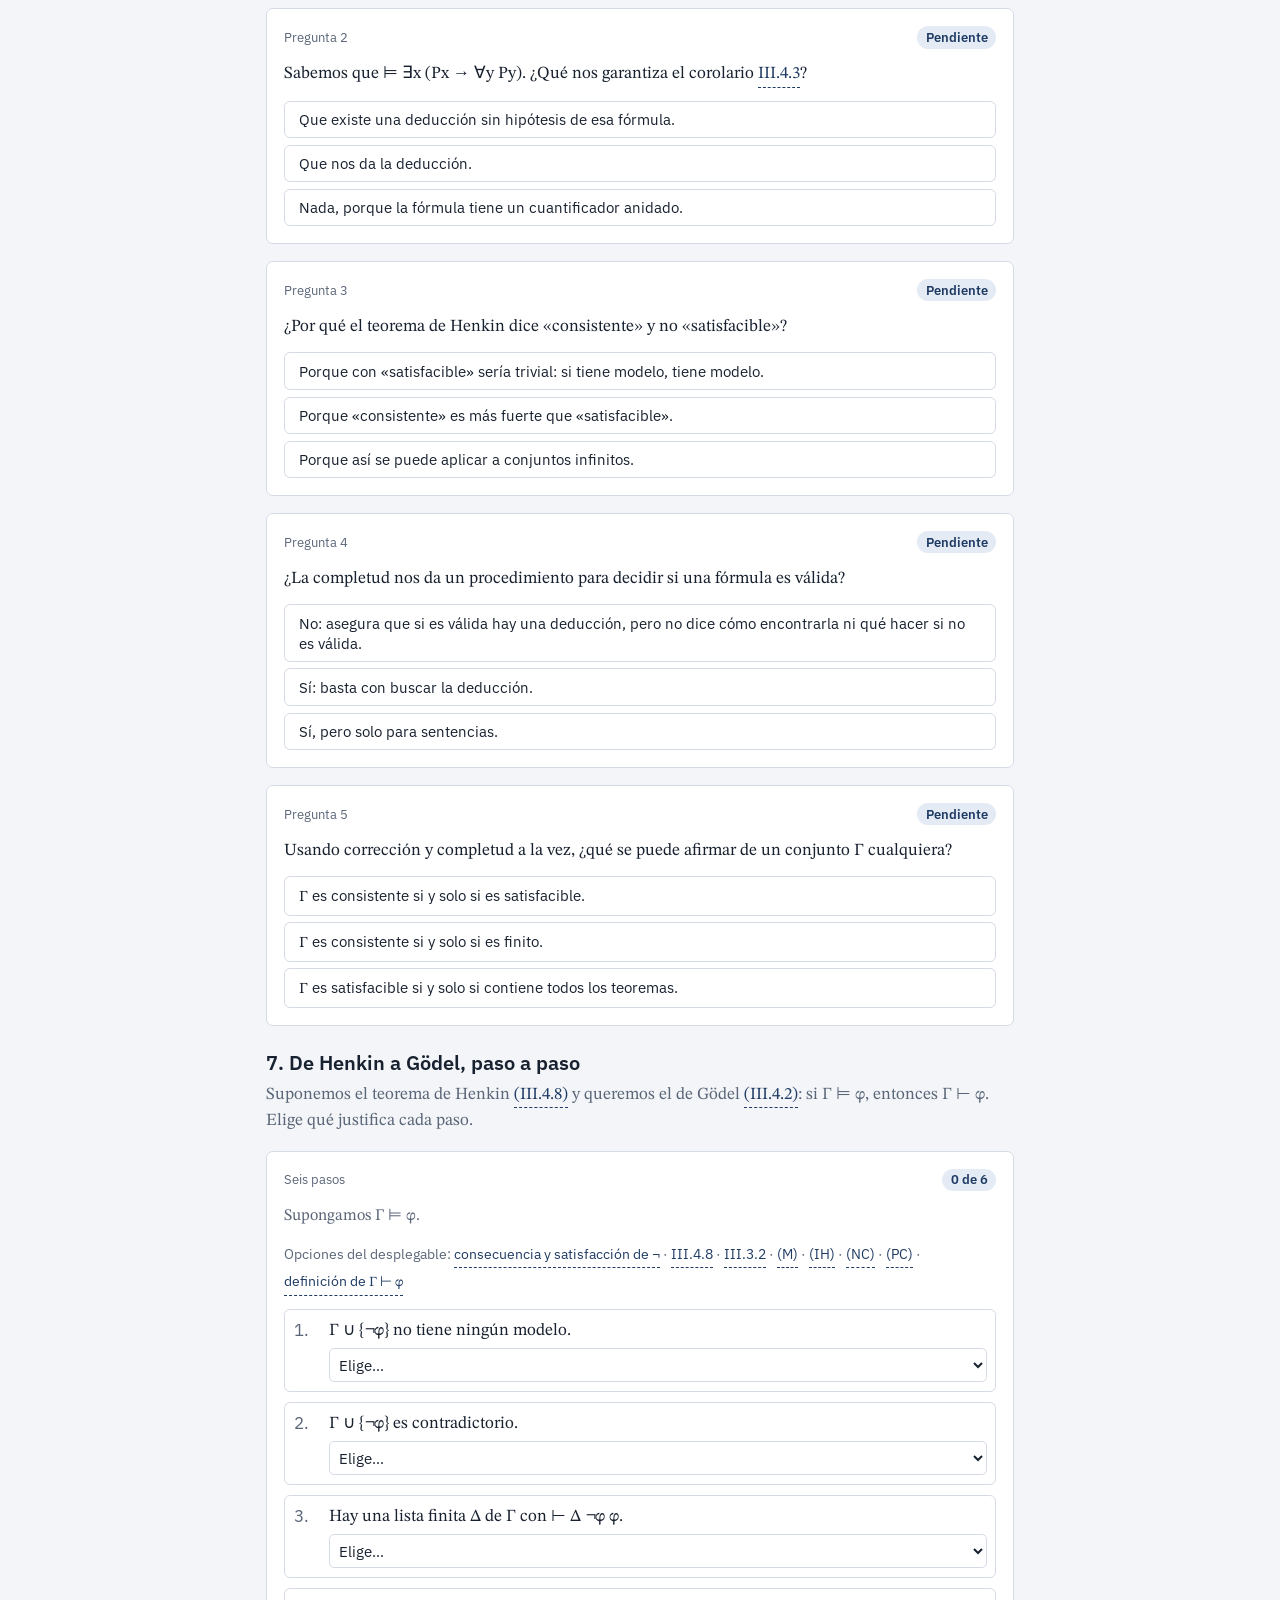
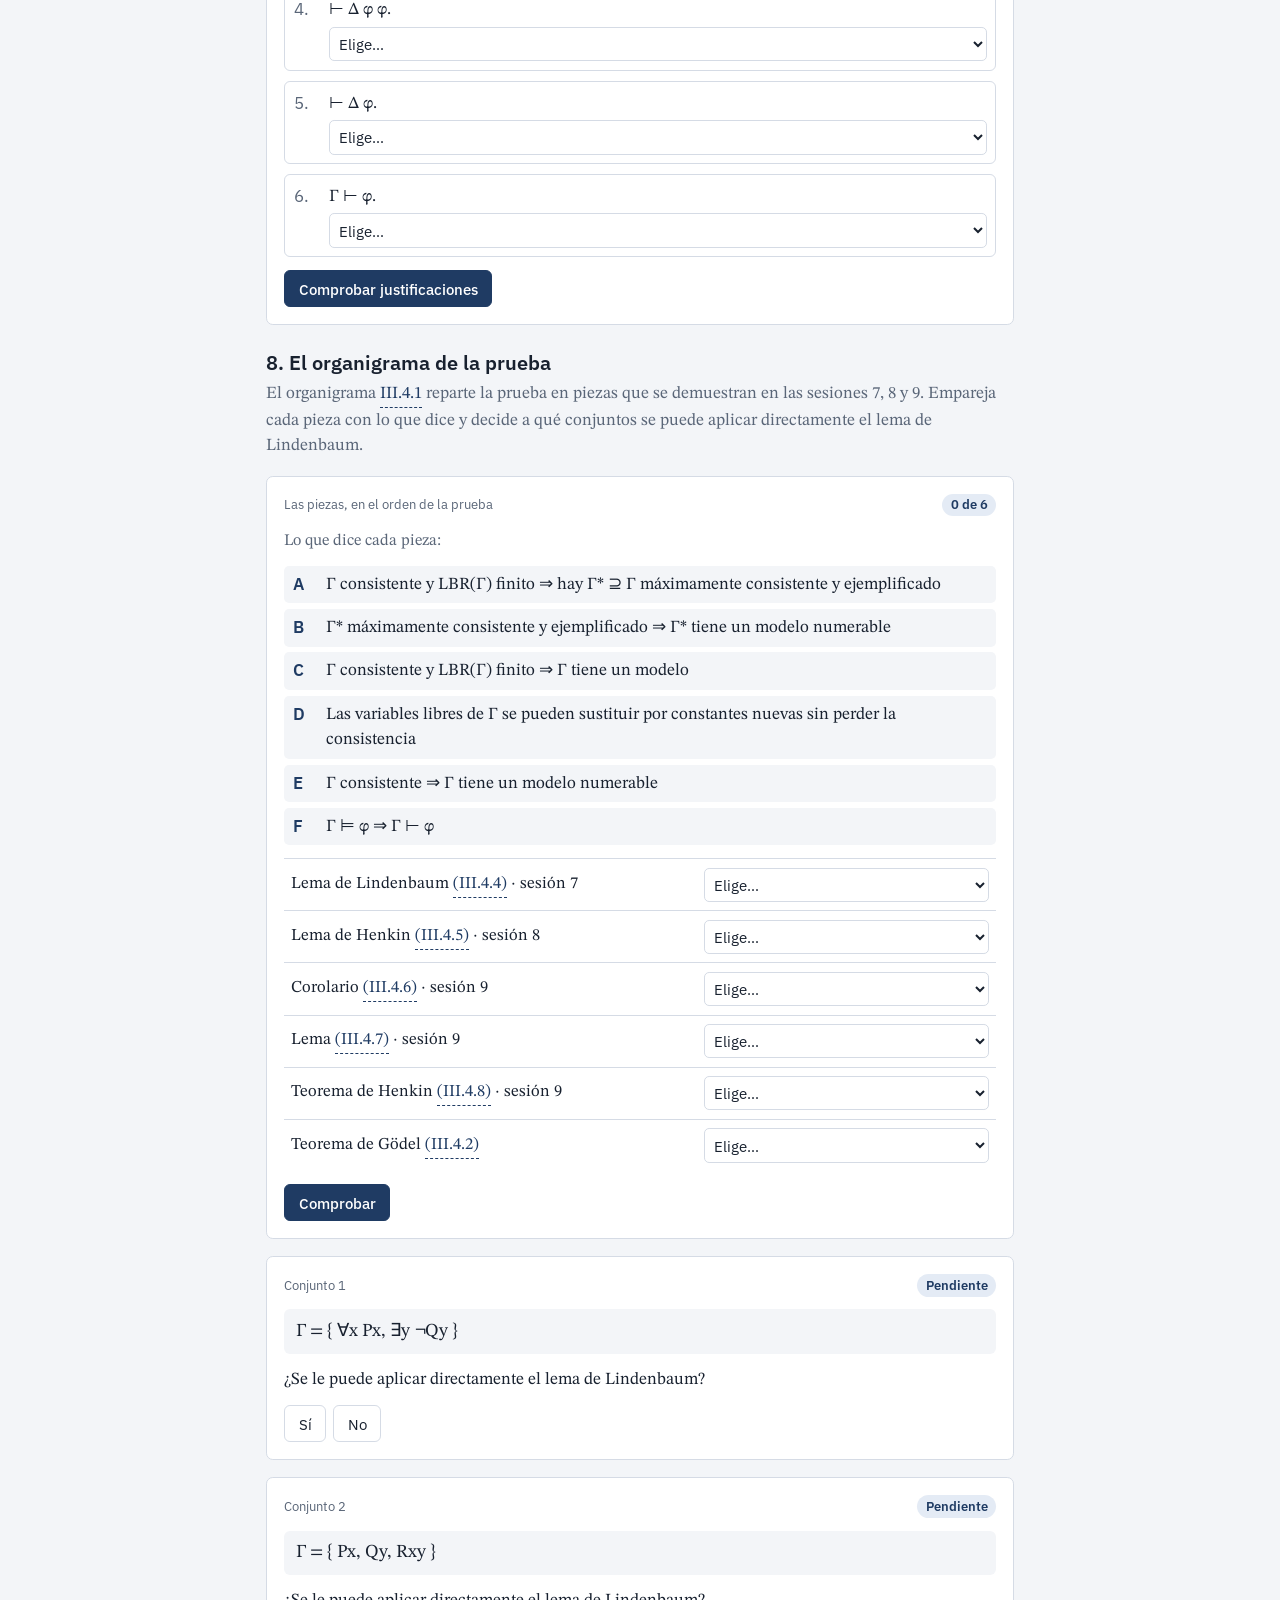
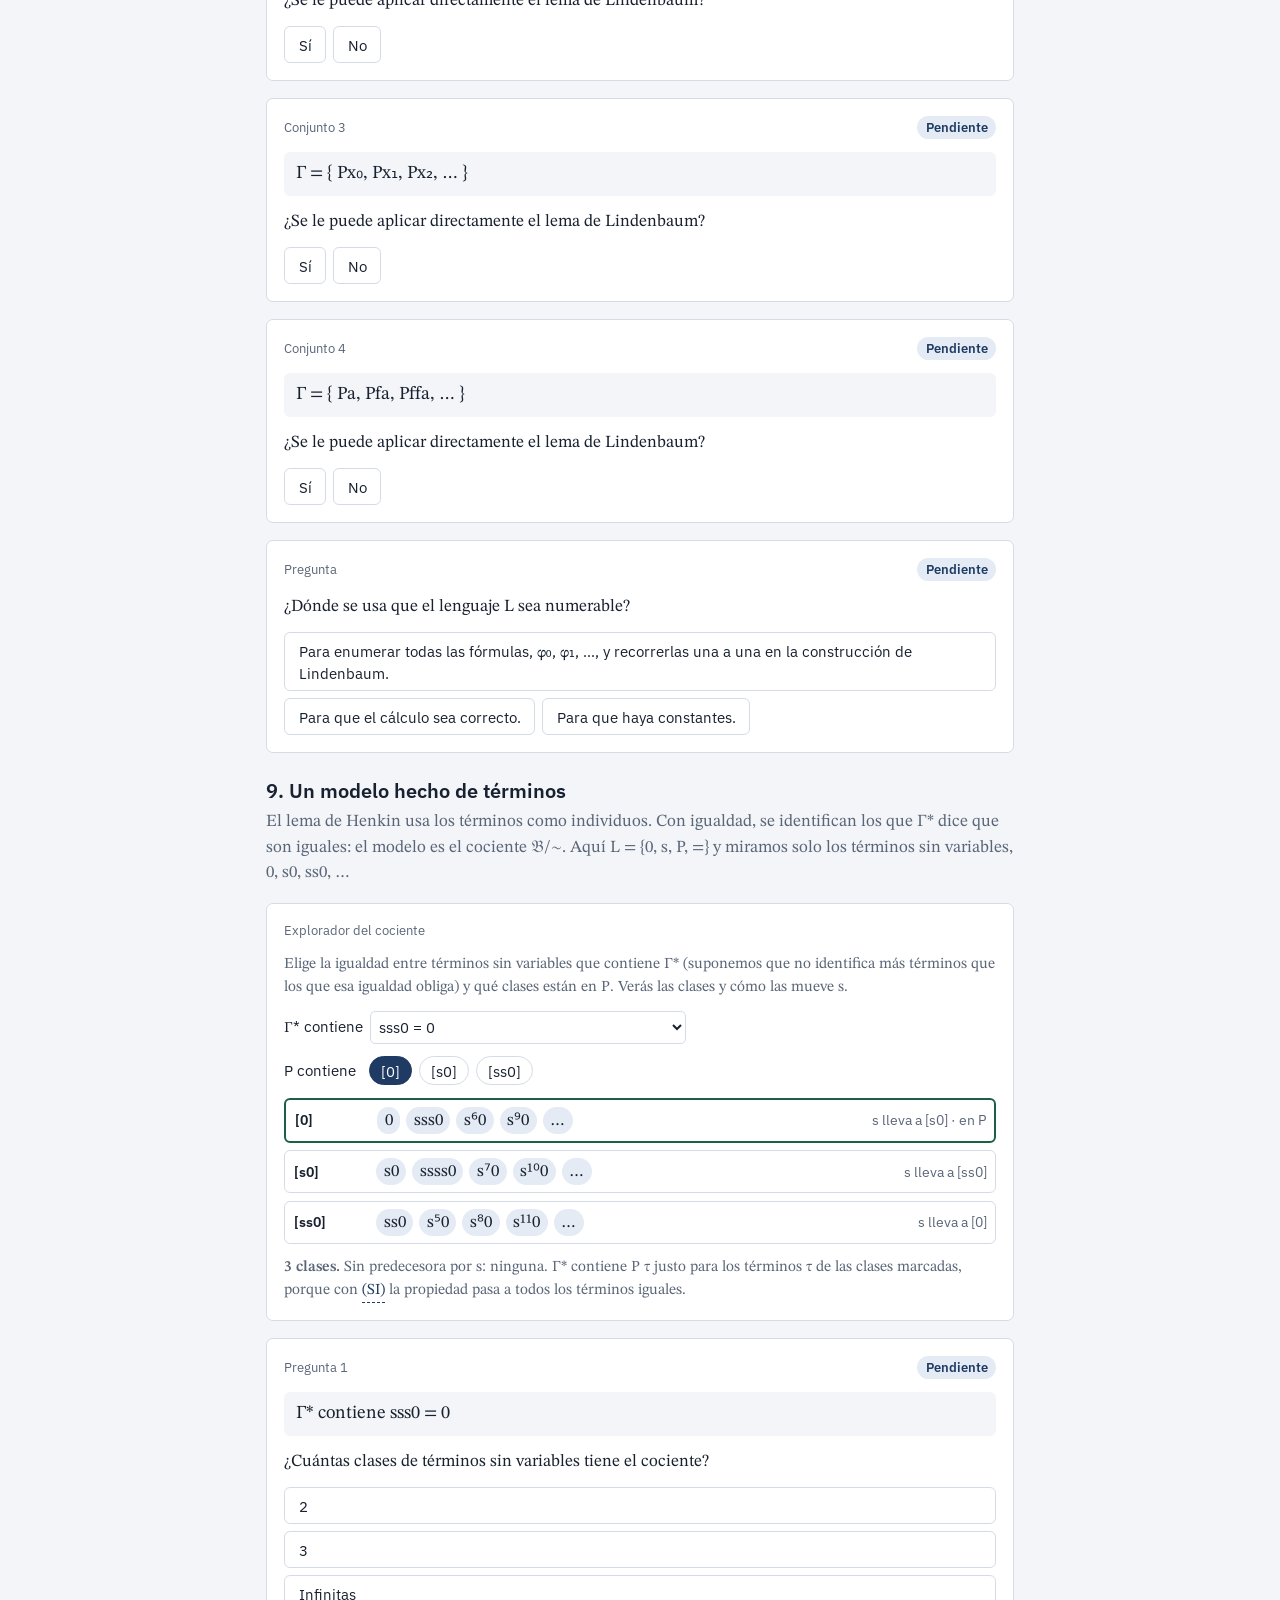
<file: completud.html>
<!DOCTYPE html>
<html lang="es">
<head>
<meta charset="utf-8">
<meta name="viewport" content="width=device-width, initial-scale=1">
<title>Práctica de completud</title>
<link rel="icon" href="data:image/svg+xml,%3Csvg xmlns=%27http://www.w3.org/2000/svg%27 viewBox=%270 0 32 32%27%3E%3Crect width=%2732%27 height=%2732%27 rx=%276%27 fill=%27%231f3b63%27/%3E%3Ctext x=%2716%27 y=%2723%27 font-size=%2720%27 text-anchor=%27middle%27 fill=%27white%27 font-family=%27serif%27%3E%E2%8A%A2%3C/text%3E%3C/svg%3E">
<link rel="stylesheet" href="fuentes/fuentes.css">
<style>
/* Letras griegas siempre con el mismo dibujo (STIX Two Text), también en títulos, botones y desplegables y aunque falte la carpeta fuentes/. */
@font-face{font-family:"Griega";font-style:normal;font-weight:400;font-display:swap;src:url([data-uri]) format('woff2');unicode-range:U+0370-03FF,U+1F00-1FFF;}
@font-face{font-family:"Griega";font-style:normal;font-weight:600;font-display:swap;src:url([data-uri]) format('woff2');unicode-range:U+0370-03FF,U+1F00-1FFF;}
:root{
  /* Cuaderno de ejercicios: una columna de lectura, bloques numerados en dos partes (sesión 5 y sesión 6), fórmulas en serif matemática y controles en sans. Mismo sistema visual que la práctica de corrección. */
  --bg:#f3f5f8; --surface:#ffffff; --ink:#18212f; --muted:#5a6678; --line:#d5dbe5;
  --accent:#1f3b63; --accent-soft:#e4ebf5;
  --ok:#1b6045; --ok-soft:#e1f1e9; --bad:#a23a1c; --bad-soft:#f8e6df;
  --font-body:"Griega","STIX Two Text","Cambria","Times New Roman",serif;
  --font-ui:"Griega","IBM Plex Sans","Segoe UI",system-ui,sans-serif;
  --font-math:"Griega","STIX Two Text","STIX Two Math","Cambria Math","Times New Roman",serif;
}
@media (prefers-color-scheme: dark){
  :root:not([data-theme="light"]){
    color-scheme:dark;
    --bg:#111722; --surface:#1a2231; --ink:#e6ebf3; --muted:#9aa7ba; --line:#313c50;
    --accent:#9dbcf0; --accent-soft:#25324a;
    --ok:#7fd3a8; --ok-soft:#183628; --bad:#f0a085; --bad-soft:#3d2219;
  }
}
*{box-sizing:border-box}
html{font-size:17px}
body{margin:0;background:var(--bg);color:var(--ink);font-family:var(--font-body);line-height:1.5}
main{max-width:46rem;margin:0 auto;padding:1.5rem 1rem 4rem;display:flex;flex-direction:column;gap:1.5rem}
h1,h2,h3{font-family:var(--font-ui);text-wrap:balance;margin:0;line-height:1.2}
h1{font-size:1.7rem;font-weight:600;color:var(--accent)}
h2{font-size:1.2rem;font-weight:600}
h3{font-size:.95rem;font-weight:600}
p{margin:0}
.kicker{font-family:var(--font-ui);font-size:.8rem;color:var(--muted);letter-spacing:.04em;text-transform:uppercase}
.back{font-family:var(--font-ui);font-size:.85rem;color:var(--accent);text-decoration:none}
.back:hover{text-decoration:underline}
.m{font-family:var(--font-math);white-space:nowrap}
.ss{display:inline-flex;flex-direction:column;font-size:.68em;line-height:1;vertical-align:middle;margin-left:.05em;margin-right:.1em}
header{display:flex;flex-direction:column;gap:.75rem}
.statement{background:var(--surface);border:1px solid var(--line);border-left:4px solid var(--accent);padding:.9rem 1rem;display:flex;flex-direction:column;gap:.45rem}
.statement .big{font-size:1.12rem}
.progress{position:sticky;top:0;z-index:5;background:var(--bg);padding:.5rem 0;display:flex;align-items:center;gap:.75rem;font-family:var(--font-ui);font-size:.85rem;border-bottom:1px solid var(--line)}
.bar{flex:1;height:.5rem;background:var(--accent-soft);border-radius:1rem;overflow:hidden}
.bar span{display:block;height:100%;width:0;background:var(--accent);transition:width .3s}
@media (prefers-reduced-motion:reduce){.bar span{transition:none}}
.progress nav{display:flex;gap:.55rem;flex-wrap:wrap}
.progress a{color:var(--accent);text-decoration:none;font-weight:500}
.progress a:hover{text-decoration:underline}
.part{font-family:var(--font-ui);font-size:.8rem;font-weight:600;letter-spacing:.06em;text-transform:uppercase;color:var(--accent);border-top:2px solid var(--accent);padding-top:.6rem;margin-top:.5rem}
section{display:flex;flex-direction:column;gap:1rem}
.sec-head{display:flex;flex-direction:column;gap:.35rem}
.sec-head p{color:var(--muted)}
.stack{display:flex;flex-direction:column;gap:1rem}
.card{background:var(--surface);border:1px solid var(--line);border-radius:.4rem;padding:1rem;display:flex;flex-direction:column;gap:.75rem;min-width:0}
.card.done{border-color:var(--ok)}
.card-top{display:flex;justify-content:space-between;gap:.75rem;align-items:baseline}
.tag{font-family:var(--font-ui);font-size:.75rem;color:var(--muted)}
.state{font-family:var(--font-ui);font-size:.75rem;font-weight:600;padding:.1rem .5rem;border-radius:1rem;background:var(--accent-soft);color:var(--accent);white-space:nowrap}
.done .state{background:var(--ok-soft);color:var(--ok)}
button,select{font-family:var(--font-ui);font-size:.9rem;color:var(--ink)}
button{cursor:pointer;border:1px solid var(--line);background:var(--surface);border-radius:.35rem;padding:.45rem .8rem;text-align:left}
button:hover{border-color:var(--accent)}
button:focus-visible,select:focus-visible,a:focus-visible,input:focus-visible{outline:2px solid var(--accent);outline-offset:2px}
button.primary{background:var(--accent);color:var(--surface);border-color:var(--accent);font-weight:500}
.opts{display:flex;flex-direction:column;gap:.4rem}
.opts.row3{flex-direction:row;flex-wrap:wrap}
.opts button.right{border-color:var(--ok);background:var(--ok-soft)}
.opts button.wrong{border-color:var(--bad);background:var(--bad-soft)}
.row{display:flex;flex-wrap:wrap;gap:.5rem;align-items:center}
.fb{font-size:.95rem;padding:.6rem .75rem;border-radius:.35rem;display:none}
.fb.show{display:block}
.fb.ok{background:var(--ok-soft);color:var(--ink);border-left:3px solid var(--ok)}
.fb.no{background:var(--bad-soft);color:var(--ink);border-left:3px solid var(--bad)}
.given{font-size:1.08rem;background:var(--bg);border-radius:.35rem;padding:.5rem .7rem;overflow-wrap:anywhere}
.given.m{white-space:normal}
.given .m{white-space:nowrap}
ol.steps{margin:0;padding:0;list-style:none;display:flex;flex-direction:column;gap:.6rem;counter-reset:s}
ol.steps li{counter-increment:s;display:grid;grid-template-columns:1.6rem minmax(0,1fr);gap:.25rem .5rem;align-items:start;padding:.5rem;border:1px solid var(--line);border-radius:.35rem}
ol.steps li::before{content:counter(s) ".";font-family:var(--font-ui);color:var(--muted)}
ol.steps li.right{border-color:var(--ok);background:var(--ok-soft)}
ol.steps li.wrong{border-color:var(--bad);background:var(--bad-soft)}
ol.steps select,table.match select{max-width:100%;padding:.3rem;background:var(--surface);border:1px solid var(--line);border-radius:.3rem}
ol.steps select{grid-column:2;width:100%;min-width:0}
ol.steps li>div{min-width:0;overflow-wrap:anywhere}
.lead-in{font-size:.95rem;color:var(--muted)}
.model{display:grid;grid-template-columns:1fr 1fr;gap:1rem}
@media (max-width:620px){.model{grid-template-columns:1fr}}
.panel{display:flex;flex-direction:column;gap:.6rem;min-width:0}
.panel h3{color:var(--muted)}
.ctl{display:flex;flex-wrap:wrap;gap:.4rem;align-items:center;font-family:var(--font-ui);font-size:.88rem}
.ctl .lbl{min-width:4.6rem}
.ctl select{max-width:100%;min-width:0;padding:.25rem;background:var(--surface);border:1px solid var(--line);border-radius:.3rem}
.chip{padding:.2rem .65rem;border-radius:1rem;font-variant-numeric:tabular-nums}
.chip[aria-pressed="true"]{background:var(--accent);border-color:var(--accent);color:var(--surface)}
table.rel{border-collapse:collapse;font-family:var(--font-ui);font-size:.85rem}
table.rel th,table.rel td{padding:.15rem .35rem;text-align:center}
table.rel input{width:1.05rem;height:1.05rem;accent-color:var(--accent)}
ul.truth{list-style:none;margin:0;padding:0;display:flex;flex-direction:column;gap:.35rem}
ul.truth li{display:flex;justify-content:space-between;gap:.75rem;align-items:center;padding:.3rem .5rem;border:1px solid var(--line);border-radius:.3rem}
.tv{font-family:var(--font-ui);font-size:.75rem;font-weight:600;padding:.1rem .45rem;border-radius:1rem;white-space:nowrap}
.tv.t{background:var(--ok-soft);color:var(--ok)}
.tv.f{background:var(--bad-soft);color:var(--bad)}
.tw{overflow-x:auto}
table.match{border-collapse:collapse;width:100%;font-size:.98rem}
table.match td{border-top:1px solid var(--line);padding:.5rem .4rem;vertical-align:middle}
table.match td:first-child{width:58%}
table.match select{width:100%;min-width:0}
@media (max-width:620px){
  table.match,table.match tbody,table.match tr,table.match td{display:block;width:100%}
  table.match tr{border-top:1px solid var(--line);padding:.35rem 0}
  table.match td,table.match td:first-child{border-top:0;padding:.2rem .4rem;width:100%}
}
ol.letters{margin:0;padding:0;list-style:none;display:flex;flex-direction:column;gap:.35rem}
ol.letters li{display:grid;grid-template-columns:1.6rem minmax(0,1fr);gap:.4rem;padding:.35rem .5rem;background:var(--bg);border-radius:.3rem}
ol.letters li b{font-family:var(--font-ui);color:var(--accent)}
table.match tr.right td{background:var(--ok-soft)}
table.match tr.wrong td{background:var(--bad-soft)}
table.cmp{border-collapse:collapse;width:100%;font-size:.95rem}
table.cmp th,table.cmp td{border-bottom:1px solid var(--line);padding:.4rem .5rem;text-align:left;vertical-align:top}
table.cmp th{font-family:var(--font-ui);font-size:.75rem;color:var(--muted);text-transform:uppercase;letter-spacing:.05em}
.classes{display:flex;flex-direction:column;gap:.45rem}
.cls{display:flex;flex-wrap:wrap;gap:.35rem;align-items:center;padding:.4rem .5rem;border:1px solid var(--line);border-radius:.35rem}
.cls .name{font-family:var(--font-ui);font-size:.8rem;font-weight:600;min-width:4.5rem}
.cls .term{font-family:var(--font-math);padding:.05rem .45rem;border-radius:1rem;background:var(--accent-soft)}
.cls .arrow{font-family:var(--font-ui);font-size:.8rem;color:var(--muted);margin-left:auto}
.cls.inP{border-color:var(--ok);border-width:2px}
.small{font-size:.9rem;color:var(--muted)}
footer{font-family:var(--font-ui);font-size:.8rem;color:var(--muted);display:flex;flex-direction:column;gap:.4rem}
/* Referencias que se pueden pulsar y su enunciado */
button.ref{all:unset;cursor:pointer;color:var(--accent);border-bottom:1px dashed currentColor;font:inherit;white-space:nowrap}
button.ref:hover{border-bottom-style:solid}
button.ref:focus-visible{outline:2px solid var(--accent);outline-offset:2px;border-radius:2px}
button.ref[aria-expanded="true"]{background:var(--accent-soft);border-bottom-style:solid}
#pop{position:absolute;z-index:20;max-width:min(30rem,calc(100vw - 1.5rem));background:var(--surface);border:1px solid var(--accent);border-left:4px solid var(--accent);border-radius:.4rem;box-shadow:0 6px 24px rgba(0,0,0,.18);padding:.75rem .9rem .8rem;display:none;flex-direction:column;gap:.4rem;font-size:.97rem}
#pop.show{display:flex}
#pop .pt{display:flex;justify-content:space-between;align-items:baseline;gap:.75rem}
#pop .pt b{font-family:var(--font-ui);font-size:.82rem;color:var(--accent)}
#pop .x{font-family:var(--font-ui);font-size:.8rem;padding:.1rem .45rem}
.stmt ol{margin:.2rem 0 0;padding-left:1.4rem;display:flex;flex-direction:column;gap:.15rem}
.stmt ol.rom{list-style:lower-roman}
details.gloss{background:var(--surface);border:1px solid var(--line);border-radius:.4rem;padding:.6rem .9rem}
details.gloss summary{font-family:var(--font-ui);font-weight:600;font-size:.92rem;color:var(--accent);cursor:pointer}
details.gloss[open] summary{margin-bottom:.6rem}
.gl-group{display:flex;flex-direction:column;gap:.5rem;margin-bottom:.9rem}
.gl-group h3{color:var(--muted);font-size:.8rem;text-transform:uppercase;letter-spacing:.05em}
.gl-item{border-top:1px solid var(--line);padding-top:.45rem;display:flex;flex-direction:column;gap:.15rem}
.gl-item b{font-family:var(--font-ui);font-size:.82rem;color:var(--accent)}
.consult{font-family:var(--font-ui);font-size:.82rem;color:var(--muted);line-height:1.9}
footer a{color:var(--accent)}
</style>
</head>
<body>
<main>
<header>
  <a class="back" href="./">← Todas las prácticas</a>
  <span class="kicker">Teoría de modelos · Capítulo III, §III.2 y §III.4.1–4.3</span>
  <h1>Práctica de completud</h1>
  <div class="statement">
    <p class="big">Si <span class="m">Γ ⊨ φ</span>, entonces <span class="m">Γ ⊢ φ</span>.</p>
    <p>Es la otra mitad de la corrección. Seguimos la prueba de Henkin: todo conjunto consistente tiene un modelo, y ese modelo se fabrica con los términos del lenguaje a partir de un conjunto <span class="m">Γ*</span> máximamente consistente y ejemplificado. La parte I practica las piezas de la sesión 5; la parte II, el teorema y su plan de la sesión 6.</p>
  </div>
  <details class="gloss" id="glossary">
    <summary>Enunciados de las definiciones, teoremas y reglas que se usan</summary>
    <p class="small" style="margin-bottom:.8rem">En toda la práctica puedes pulsar cualquier referencia subrayada, como III.2.5 o (PC), para ver su enunciado al momento. Aquí están todos juntos. Escribimos <span class="m">Γ, ψ ⊢ φ</span> para decir que la secuencia de antecedente Γ, ψ y conclusión φ es derivable.</p>
    <div id="gl-body"></div>
  </details>
</header>

<div class="progress" aria-live="polite">
  <span id="count">0 de 0</span>
  <div class="bar"><span id="barfill"></span></div>
  <nav aria-label="Bloques"><a href="#b1">1</a><a href="#b2">2</a><a href="#b3">3</a><a href="#b4">4</a><a href="#b5">5</a><a href="#b6">6</a><a href="#b7">7</a><a href="#b8">8</a><a href="#b9">9</a></nav>
</div>

<p class="part">Parte I · Sesión 5 · Completud (1): consistencia máxima y ejemplificación</p>

<section id="b1">
  <div class="sec-head">
    <h2>1. Contradictorio y consistente</h2>
    <p>Definiciones III.2.1 y III.2.2 y sus primeras propiedades. Puedes reintentar; cada pregunta cuenta cuando aciertas.</p>
  </div>
  <div id="quiz1" class="stack"></div>
</section>

<section id="b2">
  <div class="sec-head">
    <h2>2. ¿Consistente o contradictorio?</h2>
    <p>Si encuentras un modelo, el conjunto es consistente por el test de consistencia (III.3.2). Si no lo hay, pulsa «Es contradictorio» y verás la deducción que lo prueba. Ojo: no encontrar un modelo no demuestra nada todavía; eso solo lo dirá la completud.</p>
  </div>
  <div id="sets" class="stack"></div>
</section>

<section id="b3">
  <div class="sec-head">
    <h2>3. Dentro o fuera de Δ</h2>
    <p>En cada caso, <span class="m">Δ</span> es un conjunto <strong>máximamente consistente</strong> del que solo sabes lo que se dice. Usa el teorema III.2.5 para decidir si la fórmula está en <span class="m">Δ</span>, no está, o depende de qué <span class="m">Δ</span> sea.</p>
  </div>
  <div id="inout" class="stack"></div>
</section>

<section id="b4">
  <div class="sec-head">
    <h2>4. Justifica la prueba del teorema III.2.5</h2>
    <p><span class="m">Δ</span> es máximamente consistente. Elige qué justifica cada paso de las pruebas de i) y iii), tal como se hicieron en clase.</p>
  </div>
  <div class="card" id="pf-card">
    <div class="card-top"><span class="tag">Nueve pasos</span><span class="state" id="pf-state">0 de 9</span></div>
    <h3>i) Si <span class="m">Δ ⊢ φ</span>, entonces <span class="m">φ ∈ Δ</span></h3>
    <p class="lead-in">Supongamos <span class="m">Δ ⊢ φ</span> y <span class="m">φ ∉ Δ</span>.</p>
    <p class="consult">Opciones del desplegable: III.2.1 · III.2.3 · el lema (Lema: contradictorio sii…) · (M) · (T) · (IH) · (PC) · III.2.5</p>
    <ol class="steps" id="pf1"></ol>
    <h3>iii) <span class="m">¬φ ∈ Δ</span> si y solo si <span class="m">φ ∉ Δ</span></h3>
    <ol class="steps" id="pf2"></ol>
    <div class="row"><button class="primary" id="pf-check">Comprobar justificaciones</button></div>
    <div class="fb" id="pf-fb"></div>
  </div>
</section>

<section id="b5">
  <div class="sec-head">
    <h2>5. Ejemplificación y testigos frescos</h2>
    <p><span class="m">Δ</span> es <strong>ejemplificado</strong> si siempre que <span class="m">∃xφ ∈ Δ</span> hay un término τ con <span class="m" id="sx-tau"></span> <span class="m">∈ Δ</span> (definición III.2.4). Sin esto falla la cláusula del particularizador en la «copia semántica».</p>
  </div>
  <div id="quiz5" class="stack"></div>
</section>

<p class="part">Parte II · Sesión 6 · Completud (2): el teorema de Gödel y la estrategia de Henkin</p>

<section id="b6">
  <div class="sec-head">
    <h2>6. Corrección y completud</h2>
    <p>Primero, sitúa cada enunciado en su teorema. Después, unas preguntas sobre lo que dice (y lo que no dice) la completud.</p>
  </div>
  <div class="card" id="m6-card">
    <div class="card-top"><span class="tag">¿Qué teorema es?</span><span class="state" id="m6-state">0 de 5</span></div>
    <div class="tw"><table class="match" id="m6"></table></div>
    <div class="row"><button class="primary" id="m6-check">Comprobar</button></div>
    <div class="fb" id="m6-fb"></div>
  </div>
  <div id="quiz6" class="stack"></div>
</section>

<section id="b7">
  <div class="sec-head">
    <h2>7. De Henkin a Gödel, paso a paso</h2>
    <p>Suponemos el teorema de Henkin (III.4.8) y queremos el de Gödel (III.4.2): si <span class="m">Γ ⊨ φ</span>, entonces <span class="m">Γ ⊢ φ</span>. Elige qué justifica cada paso.</p>
  </div>
  <div class="card" id="hg-card">
    <div class="card-top"><span class="tag">Seis pasos</span><span class="state" id="hg-state">0 de 6</span></div>
    <p class="lead-in">Supongamos <span class="m">Γ ⊨ φ</span>.</p>
    <p class="consult">Opciones del desplegable: <button class="ref" data-k="cons">consecuencia y satisfacción de ¬</button> · III.4.8 · III.3.2 · (M) · (IH) · (NC) · (PC) · <button class="ref" data-k="deduc">definición de Γ ⊢ φ</button></p>
    <ol class="steps" id="hg"></ol>
    <div class="row"><button class="primary" id="hg-check">Comprobar justificaciones</button></div>
    <div class="fb" id="hg-fb"></div>
  </div>
</section>

<section id="b8">
  <div class="sec-head">
    <h2>8. El organigrama de la prueba</h2>
    <p>El organigrama III.4.1 reparte la prueba en piezas que se demuestran en las sesiones 7, 8 y 9. Empareja cada pieza con lo que dice y decide a qué conjuntos se puede aplicar directamente el lema de Lindenbaum.</p>
  </div>
  <div class="card" id="m8-card">
    <div class="card-top"><span class="tag">Las piezas, en el orden de la prueba</span><span class="state" id="m8-state">0 de 6</span></div>
    <p class="lead-in">Lo que dice cada pieza:</p>
    <ol class="letters" id="m8-list"></ol>
    <div class="tw"><table class="match" id="m8"></table></div>
    <div class="row"><button class="primary" id="m8-check">Comprobar</button></div>
    <div class="fb" id="m8-fb"></div>
  </div>
  <div id="lind" class="stack"></div>
</section>

<section id="b9">
  <div class="sec-head">
    <h2>9. Un modelo hecho de términos</h2>
    <p>El lema de Henkin usa los términos como individuos. Con igualdad, se identifican los que <span class="m">Γ*</span> dice que son iguales: el modelo es el cociente <span class="m">𝔅/∼</span>. Aquí <span class="m">L = {0, s, P, =}</span> y miramos solo los términos sin variables, <span class="m">0, s0, ss0, …</span></p>
  </div>
  <div class="card" id="explorer">
    <div class="card-top"><span class="tag">Explorador del cociente</span></div>
    <p class="small">Elige la igualdad entre términos sin variables que contiene <span class="m">Γ*</span> (suponemos que no identifica más términos que los que esa igualdad obliga) y qué clases están en <span class="m">P</span>. Verás las clases y cómo las mueve <span class="m">s</span>.</p>
    <div class="ctl"><label for="ex-eq" class="lbl">Γ* contiene</label><select id="ex-eq"></select></div>
    <div class="ctl" id="ex-p"></div>
    <div class="classes" id="ex-out" aria-live="polite"></div>
    <p class="small" id="ex-sum"></p>
  </div>
  <div id="quiz9" class="stack"></div>
</section>

<footer>
  <span>Referencias al libro de M. Manzano, <em>Teoría de modelos</em>: definiciones III.2.1–2.4, teoremas III.2.5 y III.2.6, problemas 4 y 5 de §III.2; organigrama III.4.1, teorema de Gödel III.4.2, corolario III.4.3, teorema de Henkin III.4.8; test de consistencia III.3.2.</span>
  <span>Aplicación de <b>Manuel Crescencio Moreno Gómez</b>, dedicada a los lógicos matemáticos de la Universidad de Córdoba · Lógica, 2.º del grado en Matemáticas y Filosofía · Licencia <a href="https://creativecommons.org/licenses/by-sa/4.0/deed.es">CC BY-SA 4.0</a>.</span>
</footer>
</main>

<div id="pop" role="dialog" aria-modal="false" aria-labelledby="pop-t"><div class="pt"><b id="pop-t"></b><button class="x" id="pop-x" aria-label="Cerrar el enunciado">Cerrar</button></div><div class="stmt" id="pop-b"></div></div>

<script id="logic">
/* ---------- Bloque 2: fórmulas y evaluación (sin DOM) ---------- */
const CONSTS=['a','b'];
const P=t=>({k:'P',t}), Q=t=>({k:'Q',t}), R=(a,b)=>({k:'R',a,b}), EQ=(a,b)=>({k:'eq',a,b});
const not=f=>({k:'not',f}), and=(a,b)=>({k:'and',a,b}), or=(a,b)=>({k:'or',a,b}), imp=(a,b)=>({k:'imp',a,b});
const all=(v,f)=>({k:'all',v,f}), ex=(v,f)=>({k:'ex',v,f});
function show(f,top=true){
  switch(f.k){
    case 'P': return 'P'+f.t; case 'Q': return 'Q'+f.t; case 'R': return 'R'+f.a+f.b;
    case 'eq': return top?f.a+' = '+f.b:'('+f.a+' = '+f.b+')';
    case 'not': return f.f.k==='eq'?'¬'+f.f.a+' = '+f.f.b:'¬'+show(f.f,false);
    case 'all': return '∀'+f.v+' '+show(f.f,false);
    case 'ex': return '∃'+f.v+' '+show(f.f,false);
    default:{ const op={and:' ∧ ',or:' ∨ ',imp:' → '}[f.k]; const s=show(f.a,false)+op+show(f.b,false); return top?s:'('+s+')'; }
  }
}
function val(t,M,env){ return CONSTS.includes(t)?M.c[t]:env[t]; }
function ev(f,M,env){
  switch(f.k){
    case 'P': return M.P.has(val(f.t,M,env));
    case 'Q': return M.Q.has(val(f.t,M,env));
    case 'R': return M.R.has(val(f.a,M,env)+','+val(f.b,M,env));
    case 'eq': return val(f.a,M,env)===val(f.b,M,env);
    case 'not': return !ev(f.f,M,env);
    case 'and': return ev(f.a,M,env)&&ev(f.b,M,env);
    case 'or': return ev(f.a,M,env)||ev(f.b,M,env);
    case 'imp': return !ev(f.a,M,env)||ev(f.b,M,env);
    case 'all': for(let e=0;e<M.n;e++){ if(!ev(f.f,M,{...env,[f.v]:e})) return false; } return true;
    case 'ex': for(let e=0;e<M.n;e++){ if(ev(f.f,M,{...env,[f.v]:e})) return true; } return false;
  }
}
const SETS=[
 {id:'k1',set:[P('a'),not(Q('a')),all('x',imp(P('x'),Q('x')))],preds:['P','Q'],consts:['a'],contra:true,
  why:'De ∀x (Px → Qx) se deduce Pa → Qa (se elimina el generalizador con el término a), y con Pa, por modus ponens, Qa. El conjunto deduce Qa y ¬Qa: por el lema, es contradictorio.'},
 {id:'k2',set:[ex('x',P('x')),not(P('a'))],preds:['P'],consts:['a'],contra:false,size:2,
  hint:'El testigo de ∃x Px no tiene por qué ser el individuo que denota a.'},
 {id:'k3',set:[all('x',or(P('x'),Q('x'))),not(P('a')),not(Q('b'))],preds:['P','Q'],consts:['a','b'],contra:false,size:2,
  hint:'Si a y b denotan el mismo individuo, ese individuo no puede estar ni en P ni en Q. Sepáralos.'},
 {id:'k4',set:[all('x',ex('y',R('x','y'))),all('x',not(R('x','x')))],preds:['R'],consts:[],contra:false,size:2,
  hint:'Con un solo elemento es imposible. Con dos, que cada uno esté relacionado con el otro.'},
 {id:'k5',set:[P('a'),EQ('a','b'),not(P('b'))],preds:['P'],consts:['a','b'],contra:true,
  why:'De Pa y a = b, por sustitución de iguales (SI), Pb. Con ¬Pb, el conjunto deduce Pb y ¬Pb.'},
 {id:'k6',set:[ex('x',and(P('x'),not(Q('x')))),all('x',imp(P('x'),Q('x')))],preds:['P','Q'],consts:[],contra:true,
  why:'∀x (Px → Qx) y ¬∃x (Px ∧ ¬Qx) son deducibles la una de la otra, así que el conjunto deduce ∃x (Px ∧ ¬Qx) y su negación. (Con un testigo fresco y (IPA) se ve paso a paso: de Py ∧ ¬Qy y Py → Qy salen Qy y ¬Qy.)'},
 {id:'k7',set:[all('x',all('y',imp(R('x','y'),not(R('y','x'))))),ex('x',R('x','x'))],preds:['R'],consts:[],contra:true,
  why:'Tomando el mismo término para x e y, de la primera se deduce Rzz → ¬Rzz, es decir, ¬Rzz para cualquier z; de ahí ∀x ¬Rxx, que es la negación de ∃x Rxx.'}
];
function satisfies(t,M){ return t.set.every(f=>ev(f,M,{})); }

/* ---------- Bloque 9: el cociente de los términos sin variables ---------- */
/* Γ* contiene s^k 0 = s^j 0 (j < k) y nada más obliga a identificar: s^n0 ∼ s^m0 sii n = m o (n, m ≥ j y n ≡ m mód k − j). */
function classOf(n,eq){ if(!eq||n<eq.j) return n; return eq.j+((n-eq.j)%(eq.k-eq.j)); }
function classes(eq,upto){ const cl=new Map(); for(let n=0;n<=upto;n++){ const c=classOf(n,eq); if(!cl.has(c)) cl.set(c,[]); cl.get(c).push(n); } return cl; }
function nClasses(eq){ return eq?eq.k:Infinity; }
function term(n){ const sup='⁰¹²³⁴⁵⁶⁷⁸⁹'; return n<=4?'s'.repeat(n)+'0':'s'+String(n).split('').map(d=>sup[+d]).join('')+'0'; }

/* ---------- Enunciados (Manzano, Teoría de modelos) ---------- */
const SB=(x,t)=>'S<span class="ss"><span>'+t+'</span><span>'+x+'</span></span>';
const GLOSS={
 'III.2.1':{g:0,t:'Definición III.2.1 · Contradictorio',s:'Δ es <b>contradictorio</b> si y solo si Δ ⊢ φ para toda φ ∈ FOR(L).'},
 'III.2.2':{g:0,t:'Definición III.2.2 · Consistente',s:'Δ es <b>consistente</b> si y solo si no es contradictorio.'},
 'lema':{g:0,t:'Lema · Cómo se reconoce un contradictorio',s:'Δ es contradictorio si y solo si hay una fórmula φ con Δ ⊢ φ y Δ ⊢ ¬φ.'},
 'III.2.3':{g:0,t:'Definición III.2.3 · Máximamente consistente',s:'Δ es <b>máximamente consistente</b> si y solo si Δ es consistente y, para cada φ ∈ FOR(L): si φ ∉ Δ, entonces Δ ∪ {φ} es contradictorio.'},
 'III.2.4':{g:0,t:'Definición III.2.4 · Ejemplificado',s:'Δ es <b>ejemplificado</b> si y solo si, siempre que ∃xφ ∈ Δ, hay un término τ tal que '+SB('x','τ')+'φ ∈ Δ.'},
 'III.2.5':{g:0,t:'Teorema III.2.5 · Consistencia máxima',s:'Si Δ es máximamente consistente:<ol class="rom"><li>si Δ ⊢ φ, entonces φ ∈ Δ;</li><li>si ⊢ φ, entonces φ ∈ Δ;</li><li>¬φ ∈ Δ si y solo si φ ∉ Δ;</li><li>φ ∧ ψ ∈ Δ si y solo si φ ∈ Δ y ψ ∈ Δ;</li><li>φ ∨ ψ ∈ Δ si y solo si φ ∈ Δ o ψ ∈ Δ;</li><li>φ → ψ ∈ Δ si y solo si, si φ ∈ Δ, entonces ψ ∈ Δ;</li><li>φ ↔ ψ ∈ Δ si y solo si (φ ∈ Δ si y solo si ψ ∈ Δ).</li></ol>'},
 'III.2.6':{g:0,t:'Teorema III.2.6 · Ejemplificación',s:'Si Δ es máximamente consistente y ejemplificado:<ol class="rom"><li>∃xφ ∈ Δ si y solo si hay un término τ con '+SB('x','τ')+'φ ∈ Δ;</li><li>∀xφ ∈ Δ si y solo si '+SB('x','τ')+'φ ∈ Δ para todo término τ.</li></ol>'},
 'p4':{g:0,t:'Problema 4 de §III.2',s:'El conjunto {x = τ : τ ∈ TER(L)} ∪ {∃x∃y ¬x = y} es consistente, pero ningún conjunto consistente que lo contenga es ejemplificado.'},
 'p5':{g:0,t:'Problema 5 de §III.2',s:'Si Δ es consistente, ∃xφ ∈ Δ y z ∉ LBR(Δ), entonces Δ ∪ {'+SB('x','z')+'φ} es consistente.'},
 'deduc':{g:1,t:'Deducibilidad · Γ ⊢ φ',s:'Γ ⊢ φ si y solo si hay una lista finita Δ de fórmulas de Γ tal que la secuencia Δ φ es derivable (⊢ Δ φ). Solo se usa una parte finita de Γ.'},
 'IH':{g:1,t:'(IH) · Introducción de hipótesis',s:'Γ ⊢ φ, si φ está en Γ. (Regla sin premisas.)'},
 'M':{g:1,t:'(M) · Monotonía',s:'De Γ ⊢ φ se pasa a Γ′ ⊢ φ, si Γ ⊆ Γ′. Sirve para igualar los antecedentes de dos deducciones.'},
 'PC':{g:1,t:'(PC) · Prueba por casos',s:'De Γ, ψ ⊢ φ y Γ, ¬ψ ⊢ φ se pasa a Γ ⊢ φ.'},
 'NC':{g:1,t:'(NC) · No contradicción',s:'De Γ, ¬φ ⊢ ψ y Γ, ¬φ ⊢ ¬ψ se pasa a Γ ⊢ φ. Es la reducción al absurdo.'},
 'SNC':{g:1,t:'(SNC) · Segunda regla de no contradicción (derivada)',s:'De Γ ⊢ ψ y Γ ⊢ ¬ψ se pasa a Γ ⊢ φ, para cualquier φ.'},
 'T':{g:1,t:'(T) · Corte o transitividad (derivada)',s:'De Γ ⊢ φ y Γ, φ ⊢ ψ se pasa a Γ ⊢ ψ.'},
 'MP':{g:1,t:'(MP) · Modus ponens (derivada)',s:'De Γ ⊢ φ → ψ y Γ ⊢ φ se pasa a Γ ⊢ ψ.'},
 'IDC':{g:1,t:'(IDC) · Disyuntor en el consecuente',s:'De Γ ⊢ φ se pasa a Γ ⊢ φ ∨ ψ (y también a Γ ⊢ ψ ∨ φ).'},
 'ED':{g:1,t:'(ED) · Eliminación del disyuntor (derivada)',s:'De Γ ⊢ φ ∨ ψ y Γ ⊢ ¬φ se pasa a Γ ⊢ ψ.'},
 'IPC':{g:1,t:'(IPC) · Particularizador en el consecuente',s:'De Γ ⊢ '+SB('x','τ')+'φ se pasa a Γ ⊢ ∃xφ.'},
 'IPA':{g:1,t:'(IPA) · Particularizador en el antecedente',s:'De Γ, '+SB('x','y')+'φ ⊢ ψ se pasa a Γ, ∃xφ ⊢ ψ, si y no está libre en Γ, ∃xφ ni ψ.'},
 'SI':{g:1,t:'(SI) · Sustitución de iguales',s:'De Γ ⊢ '+SB('x','τ')+'φ se pasa a Γ, τ = τ′ ⊢ '+SB('x','τ′')+'φ.'},
 'cons':{g:2,t:'Consecuencia y satisfacción del negador',s:'Γ ⊨ φ si y solo si toda interpretación que es modelo de Γ satisface φ. Y 𝒜ℐ satisface ¬φ si y solo si 𝒜ℐ no satisface φ. Por tanto, Γ ⊨ φ si y solo si Γ ∪ {¬φ} no tiene ningún modelo.'},
 'II.4.2':{g:2,t:'Teorema II.4.2 · Sustitución',s:'Para cada fórmula φ: 𝒜ℐ satisface '+SB('x','τ')+'φ si y solo si satisface φ la interpretación que da a x el valor 𝒜ℐ(τ). Sustituir en la fórmula equivale a cambiar la asignación.'},
 'III.3.1':{g:2,t:'Teorema III.3.1 · Corrección',s:'Si Γ ⊢ φ, entonces Γ ⊨ φ.'},
 'III.3.2':{g:2,t:'Teorema III.3.2 · Test de consistencia',s:'Si Γ es satisfacible (tiene un modelo), entonces Γ es consistente.'},
 'III.4.1':{g:3,t:'III.4.1 · Organigrama de la completud',s:'Lindenbaum (III.4.4) y el lema de Henkin (III.4.5) dan el corolario III.4.6; con el lema III.4.7 se llega al teorema de Henkin (III.4.8), y de él salen el teorema de Gödel (III.4.2), la compacidad y Löwenheim-Skolem.'},
 'III.4.2':{g:3,t:'Teorema III.4.2 · Completud (Gödel)',s:'Si Γ ⊨ φ, entonces Γ ⊢ φ (con Γ ∪ {φ} ⊆ FOR(L) y L numerable).'},
 'III.4.3':{g:3,t:'Corolario III.4.3',s:'Si ⊨ φ, entonces ⊢ φ: toda fórmula válida es un teorema lógico.'},
 'III.4.4':{g:3,t:'Lema III.4.4 · Lindenbaum',s:'Si Γ es consistente y LBR(Γ) es finito, hay un Γ* ⊇ Γ máximamente consistente y ejemplificado.'},
 'III.4.5':{g:3,t:'Lema III.4.5 · Henkin',s:'Todo Γ* máximamente consistente y ejemplificado tiene un modelo numerable: el de sus términos, identificados cuando Γ* dice que son iguales.'},
 'III.4.6':{g:3,t:'Corolario III.4.6',s:'Si Γ es consistente y LBR(Γ) es finito, Γ tiene un modelo.'},
 'III.4.7':{g:3,t:'Lema III.4.7',s:'Las variables libres de Γ se pueden sustituir por constantes nuevas sin perder la consistencia; así se prescinde de que LBR(Γ) sea finito.'},
 'III.4.8':{g:3,t:'Teorema III.4.8 · Henkin',s:'Si Γ ⊆ FOR(L) es consistente, Γ tiene un modelo numerable.'}
};
const GROUPS=['Sesión 5 · Definiciones y teoremas de §III.2','Deducciones y reglas del cálculo (§III.1)','Semántica, corrección y test de consistencia','Sesión 6 · El teorema de completud (§III.4)'];
/* Qué texto se convierte en referencia: devuelve la clave de GLOSS o null */
const REF_RE=/\(?(II|III)\.(\d+)\.(\d+)(?:\.[ivx]+\))?\)?|\((IH|M|PC|NC|SNC|T|MP|IDC|ED|IPC|IPA|SI)\)|[Pp]roblema ([45])\b|por el lema\b|Lema:|modus ponens|teorema de sustitución/g;
function refKey(mt){
  if(mt[1]) return mt[1]+'.'+mt[2]+'.'+mt[3];
  if(mt[4]) return mt[4];
  if(mt[5]) return 'p'+mt[5];
  if(/lema/i.test(mt[0])) return 'lema';
  if(mt[0]==='modus ponens') return 'MP';
  if(mt[0]==='teorema de sustitución') return 'II.4.2';
  return null;
}
if(typeof module!=='undefined'){ module.exports={SETS,ev,show,satisfies,classOf,classes,nClasses,term,GLOSS,REF_RE,refKey}; }
</script>

<script>
/* ---------- Progreso ---------- */
const solved=new Set(); let TOTAL=0;
function mark(id){ solved.add(id); refresh(); }
function refresh(){
  document.getElementById('count').textContent=solved.size+' de '+TOTAL;
  document.getElementById('barfill').style.width=(TOTAL?100*solved.size/TOTAL:0)+'%';
}
const $=id=>document.getElementById(id);
const el=(tag,cls,html)=>{const e=document.createElement(tag); if(cls) e.className=cls; if(html!=null) e.innerHTML=html; return e;};
const S=(x,t)=>'S<span class="ss"><span>'+t+'</span><span>'+x+'</span></span>';
const m=s=>'<span class="m">'+s+'</span>';
$('sx-tau').innerHTML=S('x','τ')+'φ';

/* Preguntas de opción única (bloques 1, 5, 6, 9) y de tres botones (bloques 3 y 8) */
function buildQuiz(host,list,prefix,opts={}){
  list.forEach((it,i)=>{
    TOTAL++;
    const id=prefix+i;
    const c=el('div','card');
    c.append(el('div','card-top','<span class="tag">'+(opts.label?opts.label(i):'Pregunta '+(i+1))+'</span><span class="state">Pendiente</span>'));
    if(it.given) c.append(el('div','given m',it.given));
    c.append(el('p',null,it.q));
    const box=el('div','opts'+(opts.row?' row3':'')); const fb=el('div','fb');
    (it.o||opts.o).forEach((o,j)=>{
      const b=el('button',null,o); b.id=id+'o'+j;
      b.addEventListener('click',()=>{
        box.querySelectorAll('button').forEach(x=>x.classList.remove('right','wrong'));
        if(j===it.a){ b.classList.add('right'); fb.className='fb show ok'; fb.innerHTML=it.why; c.classList.add('done'); c.querySelector('.state').textContent='Resuelta'; mark(id); }
        else{ b.classList.add('wrong'); fb.className='fb show no'; fb.innerHTML=it.no||'No es esa. Prueba otra opción.'; }
      });
      box.append(b);
    });
    c.append(box,fb); host.append(c);
  });
}
/* Listas de pasos con justificación (bloques 4 y 7) */
function buildSteps(hosts,options,stateId,btnId,fbId,cardId,okMsg,hint){
  const all=[];
  hosts.forEach(([host,list,prefix])=>list.forEach((s,i)=>{
    TOTAL++;
    const li=el('li'); li.append(el('div',null,s.t));
    const sel=el('select'); sel.id=prefix+i; sel.setAttribute('aria-label','Justificación del paso');
    sel.append(new Option('Elige…',''));
    options.forEach((o,j)=>sel.append(new Option(o,j)));
    li.append(sel); $(host).append(li); all.push({...s,sel,li,id:prefix+i});
  }));
  $(btnId).addEventListener('click',()=>{
    let ok=0;
    all.forEach(s=>{ s.li.classList.remove('right','wrong'); if(s.sel.value==='') return;
      if(+s.sel.value===s.a){ s.li.classList.add('right'); ok++; mark(s.id); } else s.li.classList.add('wrong'); });
    $(stateId).textContent=ok+' de '+all.length;
    const fb=$(fbId);
    if(ok===all.length){ $(cardId).classList.add('done'); fb.className='fb show ok'; fb.innerHTML=okMsg; }
    else{ fb.className='fb show no'; fb.innerHTML='Hay '+(all.length-ok)+' sin acertar o sin elegir. '+hint; }
  });
}
/* Tablas de emparejar (bloques 6 y 8) */
function buildMatch(tableId,rows,options,stateId,btnId,fbId,cardId,okMsg,prefix){
  const tb=$(tableId); const sels=[];
  rows.forEach((r,i)=>{
    TOTAL++;
    const tr=el('tr'); tr.append(el('td',null,r.t));
    const td=el('td'); const sel=el('select'); sel.id=prefix+i; sel.setAttribute('aria-label','Empareja');
    sel.append(new Option('Elige…','')); options.forEach((o,j)=>sel.append(new Option(o,j)));
    td.append(sel); tr.append(td); tb.append(tr); sels.push({sel,tr,a:r.a,id:prefix+i});
  });
  $(btnId).addEventListener('click',()=>{
    let ok=0;
    sels.forEach(s=>{ s.tr.classList.remove('right','wrong'); if(s.sel.value==='') return;
      if(+s.sel.value===s.a){ s.tr.classList.add('right'); ok++; mark(s.id); } else s.tr.classList.add('wrong'); });
    $(stateId).textContent=ok+' de '+sels.length;
    const fb=$(fbId);
    if(ok===sels.length){ $(cardId).classList.add('done'); fb.className='fb show ok'; fb.innerHTML=okMsg; }
    else{ fb.className='fb show no'; fb.innerHTML='Quedan '+(sels.length-ok)+' por acertar.'; }
  });
}

/* ---------- Bloque 1 ---------- */
buildQuiz($('quiz1'),[
 {q:'Según la definición III.2.1, '+m('Δ')+' es contradictorio si y solo si:',
  o:[m('Δ ⊢ φ')+' para <strong>toda</strong> fórmula φ.',m('Δ')+' no tiene ningún modelo.',m('Δ ⊢ φ')+' para alguna fórmula φ.'],a:0,
  why:'Es una noción sintáctica: el cálculo deduce todo. «No tener modelo» es semántica; que las dos cosas coincidan es justamente lo que afirma la completud (sesión 6).'},
 {q:'Lema: '+m('Δ')+' es contradictorio si y solo si hay una φ con '+m('Δ ⊢ φ')+' y '+m('Δ ⊢ ¬φ')+'. Para la dirección (⇐), una vez igualados los antecedentes con (M), ¿qué regla da cualquier ψ?',
  o:['(SNC)','(IDC)','(IH)'],a:0,
  why:'De '+m('Γ φ')+' y '+m('Γ ¬φ')+', la regla derivada (SNC) da '+m('Γ ψ')+' para cualquier ψ. Antes hay que igualar los antecedentes de las dos deducciones con (M), porque cada una usa su propia lista finita de Δ.'},
 {q:'Si '+m('Δ')+' es consistente y '+m('Γ ⊆ Δ')+', entonces:',
  o:[m('Γ')+' es consistente.',m('Γ')+' puede ser contradictorio.',m('Γ')+' es consistente solo si es finito.'],a:0,
  why:'Si Γ dedujera todo, con (M) también lo deduciría Δ, que tiene más hipótesis. Es el ejercicio 3 de III.2.7.'},
 {q:'Si '+m('Δ ∪ {¬φ}')+' es contradictorio, ¿qué se sigue?',
  o:[m('Δ ⊢ φ'),m('Δ ⊢ ¬φ'),m('Δ')+' es contradictorio.'],a:0,
  why:'Δ ∪ {¬φ} deduce ψ y ¬ψ; con una lista finita Γ de Δ, '+m('Γ ¬φ ψ')+' y '+m('Γ ¬φ ¬ψ')+', y por (NC), '+m('Γ φ')+'. Es la reducción al absurdo sintáctica, la que se usa en la sesión 6 para pasar de Henkin a Gödel.'},
 {q:'¿Es consistente '+m('∅')+'? ¿Y '+m('FOR(L)')+'?',
  o:[m('∅')+' sí, porque es satisfacible; '+m('FOR(L)')+' no.',m('∅')+' no, porque sin premisas no se deduce nada.','Los dos son consistentes.'],a:0,
  why:'Cualquier interpretación es modelo de ∅, así que es consistente por el test de consistencia: el cálculo no deduce todo. FOR(L) contiene φ y ¬φ. Ojo con la segunda opción: sin premisas sí se deducen cosas, los teoremas lógicos.'},
 {q:'Al terminar la sesión 5, ¿qué sabemos ya sobre consistencia y satisfacibilidad?',
  o:['Satisfacible ⇒ consistente.','Consistente ⇒ satisfacible.','Las dos implicaciones.'],a:0,
  why:'Es el test de consistencia (III.3.2), consecuencia de la corrección. La otra dirección es el teorema de Henkin, y es lo que falta demostrar.'}
],'q1');

/* ---------- Bloque 2 ---------- */
(function(){
  const box=$('sets');
  SETS.forEach((t,i)=>{
    TOTAL++;
    const M={n:2,P:new Set(),Q:new Set(),R:new Set(),c:{a:0,b:0}};
    const c=el('div','card');
    c.append(el('div','card-top','<span class="tag">Conjunto '+(i+1)+'</span><span class="state">Pendiente</span>'));
    c.append(el('div','given m','{ '+t.set.map(f=>'<span class="m">'+show(f)+'</span>').join(', ')+' }'));
    const grid=el('div','model'); const left=el('div','panel'); const right=el('div','panel');
    left.append(el('h3',null,'Sistema'));
    const ctl=el('div'); ctl.style.display='flex'; ctl.style.flexDirection='column'; ctl.style.gap='.5rem'; left.append(ctl);
    right.append(el('h3',null,'Valores de verdad'));
    const truth=el('ul','truth'); right.append(truth);
    const fb=el('div','fb');
    function drawCtl(){
      ctl.innerHTML='';
      const u=el('div','ctl','<span class="lbl">Universo</span>');
      const sel=el('select'); sel.id=t.id+'-n'; sel.setAttribute('aria-label','Tamaño del universo');
      [1,2,3].forEach(k=>sel.append(new Option('{'+[...Array(k).keys()].join(', ')+'}',k)));
      sel.value=M.n;
      sel.addEventListener('change',()=>{ M.n=+sel.value; ['P','Q'].forEach(p=>M[p]=new Set([...M[p]].filter(e=>e<M.n)));
        M.R=new Set([...M.R].filter(s=>s.split(',').every(e=>+e<M.n))); CONSTS.forEach(k=>{ if(M.c[k]>=M.n) M.c[k]=0; }); drawCtl(); drawTruth(); });
      u.append(sel); ctl.append(u);
      t.consts.forEach(k=>{
        const r=el('div','ctl','<span class="lbl">'+k+' denota</span>');
        const s=el('select'); s.id=t.id+'-c'+k; s.setAttribute('aria-label','Denotación de '+k);
        for(let e=0;e<M.n;e++) s.append(new Option(e,e));
        s.value=M.c[k]; s.addEventListener('change',()=>{ M.c[k]=+s.value; drawTruth(); });
        r.append(s); ctl.append(r);
      });
      t.preds.filter(p=>p!=='R').forEach(p=>{
        const r=el('div','ctl','<span class="lbl">'+p+' contiene</span>');
        for(let e=0;e<M.n;e++){
          const b=el('button','chip',String(e)); b.id=t.id+'-'+p+e; b.setAttribute('aria-pressed',M[p].has(e));
          b.addEventListener('click',()=>{ M[p].has(e)?M[p].delete(e):M[p].add(e); b.setAttribute('aria-pressed',M[p].has(e)); drawTruth(); });
          r.append(b);
        }
        ctl.append(r);
      });
      if(t.preds.includes('R')){
        const r=el('div','ctl','<span class="lbl">R contiene ⟨fila, columna⟩</span>');
        const tb=el('table','rel'); let h='<tr><th></th>'; for(let b=0;b<M.n;b++) h+='<th>'+b+'</th>'; tb.innerHTML=h+'</tr>';
        for(let a=0;a<M.n;a++){
          const tr=el('tr',null,'<th>'+a+'</th>');
          for(let b=0;b<M.n;b++){
            const td=el('td'); const cb=el('input'); cb.type='checkbox'; cb.id=t.id+'-R'+a+b; cb.checked=M.R.has(a+','+b);
            cb.setAttribute('aria-label','⟨'+a+', '+b+'⟩ en R');
            cb.addEventListener('change',()=>{ cb.checked?M.R.add(a+','+b):M.R.delete(a+','+b); drawTruth(); });
            td.append(cb); tr.append(td);
          }
          tb.append(tr);
        }
        r.append(tb); ctl.append(r);
      }
    }
    function drawTruth(){
      truth.innerHTML='';
      t.set.forEach(f=>{ const v=ev(f,M,{}); truth.append(el('li',null,'<span>'+m(show(f))+'</span><span class="tv '+(v?'t':'f')+'">'+(v?'verdadera':'falsa')+'</span>')); });
    }
    const done=html=>{ fb.className='fb show ok'; fb.innerHTML=html; c.classList.add('done'); c.querySelector('.state').textContent='Resuelto'; mark(t.id); };
    const row=el('div','row');
    const b1=el('button','primary','Comprobar modelo'); b1.id=t.id+'-check';
    b1.addEventListener('click',()=>{
      if(satisfies(t,M)) done('Es un modelo de todo el conjunto. Por el test de consistencia (III.3.2), el conjunto es <strong>consistente</strong>.');
      else{ fb.className='fb show no'; fb.innerHTML='Alguna fórmula es falsa en tu sistema, así que no es un modelo. '+(t.contra?'¿Seguro que existe alguno?':'Sigue probando.'); }
    });
    const b2=el('button',null,'Es contradictorio'); b2.id=t.id+'-contra';
    b2.addEventListener('click',()=>{
      if(t.contra) done('Correcto. '+t.why);
      else{ fb.className='fb show no'; fb.innerHTML='No lo es: tiene un modelo de '+t.size+' elementos. Búscalo.'; }
    });
    const b3=el('button',null,'Pista'); b3.id=t.id+'-hint';
    b3.addEventListener('click',()=>{ fb.className='fb show no'; fb.innerHTML=t.contra?'Intenta deducir una fórmula y su negación a partir del conjunto.':t.hint; });
    row.append(b1,b2,b3);
    grid.append(left,right); c.append(grid,row,fb); box.append(c);
    drawCtl(); drawTruth();
  });
})();

/* ---------- Bloque 3 ---------- */
buildQuiz($('inout'),[
 {given:'Pa ∨ Qa ∈ Δ, &nbsp; ¬Pa ∈ Δ',q:'¿'+m('Qa')+'?',a:0,
  why:'Por iii), '+m('Pa ∉ Δ')+'. Por v), como '+m('Pa ∨ Qa ∈ Δ')+', alguno de los dos está, así que '+m('Qa ∈ Δ')+'.'},
 {given:'¬(Pa ∧ Qa) ∈ Δ, &nbsp; Pa ∈ Δ',q:'¿'+m('Qa')+'?',a:1,
  why:'Por iii), '+m('Pa ∧ Qa ∉ Δ')+'. Por iv), no pueden estar los dos, y Pa sí está: luego '+m('Qa ∉ Δ')+' (y '+m('¬Qa ∈ Δ')+').'},
 {given:'Pa → Qa ∈ Δ, &nbsp; ¬Qa ∈ Δ',q:'¿'+m('Pa')+'?',a:1,
  why:'Por iii), '+m('Qa ∉ Δ')+'. Por vi), si Pa estuviera, también estaría Qa. Luego '+m('Pa ∉ Δ')+': es el modus tollens dentro de Δ.'},
 {given:'Pa ∈ Δ',q:'¿'+m('Pa ∨ Qb')+'?',a:0,
  why:'Por v), dirección (⇐): basta con que esté uno de los disyuntos. (O por i): Δ ⊢ Pa ∨ Qb con (IDC).)'},
 {given:'Pa ∉ Δ',q:'¿'+m('¬¬Pa')+'?',a:1,
  why:'Por iii), '+m('¬Pa ∈ Δ')+'. Aplicando otra vez iii) a ¬Pa: como ¬Pa está, su negación '+m('¬¬Pa')+' no está.'},
 {given:'(no sabes nada más de Δ)',q:'¿'+m('Pa ∨ ¬Pa')+'?',a:0,
  why:'Es un teorema lógico, '+m('⊢ Pa ∨ ¬Pa')+', y por ii) todo conjunto máximamente consistente contiene todos los teoremas.'},
 {given:'Pa ∨ Qa ∈ Δ',q:'¿'+m('Pa')+'?',a:2,
  why:'Por v), está Pa o está Qa, pero no se sabe cuál. Hay conjuntos máximamente consistentes con Pa y sin Qa, y otros al revés (por ejemplo, los conjuntos de verdades de dos interpretaciones distintas).'},
 {given:'Pa ∈ Δ, &nbsp; a = b ∈ Δ',q:'¿'+m('Pb')+'?',a:0,
  why:'Δ ⊢ Pb por (SI), y por i) Δ contiene todo lo que deduce. Así se hereda la igualdad en el modelo de términos de la sesión 6.'}
],'q3',{row:true,o:['Está en Δ','No está en Δ','Depende de Δ'],label:i=>'Caso '+(i+1),no:'No. Repasa qué apartado del teorema III.2.5 se aplica.'});

/* ---------- Bloque 4 ---------- */
const JUST4=['Definición III.2.3 (máximamente consistente)','Definición III.2.1 (contradictorio)','Lema: contradictorio sii deduce una fórmula y su negación','Regla (M), para tomar una misma lista finita Γ de Δ','Regla (T)','Regla (IH)','Regla (PC)','Apartado i) del teorema'];
buildSteps([
 ['pf1',[
  {t:'Como '+m('φ ∉ Δ')+', el conjunto '+m('Δ ∪ {φ}')+' es contradictorio: deduce cualquier ψ.',a:0},
  {t:'Hay una lista finita Γ de Δ con '+m('⊢ Γ φ')+' (porque Δ ⊢ φ) y '+m('⊢ Γ φ ψ')+' (por la contradicción).',a:3},
  {t:'De '+m('Γ φ')+' y '+m('Γ φ ψ')+' se obtiene '+m('Γ ψ')+'.',a:4},
  {t:'Como ψ era cualquiera, Δ deduce todo y sería contradictorio, en contra de que es consistente.',a:1}],'pf1-'],
 ['pf2',[
  {t:'(⇒) Si φ y ¬φ estuvieran las dos en Δ, Δ sería contradictorio. Luego, si '+m('¬φ ∈ Δ')+', '+m('φ ∉ Δ')+'.',a:2},
  {t:'(⇐) Si '+m('φ ∉ Δ')+', '+m('Δ ∪ {φ}')+' es contradictorio; en particular, hay Γ en Δ con '+m('⊢ Γ φ ¬φ')+'.',a:0},
  {t:'Además, '+m('⊢ Γ ¬φ ¬φ')+'.',a:5},
  {t:'De las dos secuencias anteriores, '+m('⊢ Γ ¬φ')+'.',a:6},
  {t:'Por tanto, '+m('¬φ ∈ Δ')+'.',a:7}],'pf2-']
],JUST4,'pf-state','pf-check','pf-fb','pf-card',
'Todo correcto. Fíjate en que i) se usa en la prueba de iii): una vez que sabemos que Δ contiene lo que deduce, cada apartado del teorema se reduce a una deducción corta.',
'Pista: (T) encadena dos deducciones; (PC) distingue dos casos, φ y ¬φ, que llevan a la misma conclusión.');

/* ---------- Bloque 5 ---------- */
buildQuiz($('quiz5'),[
 {given:'Δ = { ∃x Px, Pa }',q:'¿Es '+m('Δ')+' ejemplificado?',o:['Sí','No'],a:0,
  why:'La única fórmula particular es ∃x Px, y su instancia '+m(S('x','a')+'Px = Pa')+' está en Δ.'},
 {given:'Δ = { ∃x Px, ¬Pa }',q:'¿Es '+m('Δ')+' ejemplificado?',o:['Sí','No'],a:1,
  why:'Haría falta algún término τ con Pτ en Δ, y no hay ninguno. El conjunto es consistente, pero dice «algo es P» sin decir qué.'},
 {given:'Δ = { ∃x ∃y Rxy, ∃y Ray, Rab }',q:'¿Es '+m('Δ')+' ejemplificado?',o:['Sí','No'],a:0,
  why:'∃x∃y Rxy tiene la instancia ∃y Ray (τ = a), y ∃y Ray tiene la instancia Rab (τ = b). Cada particular de Δ tiene su testigo dentro de Δ.'},
 {given:'L tiene una sola constante, a, e =. Sistema: A = {0, 1}, a denota 0 y la asignación ℐ da el valor 0 a todas las variables. Δ = {φ : 𝒜ℐ sat φ}.',
  q:m('Δ')+' es máximamente consistente (actividad 2 de clase). ¿Es ejemplificado?',o:['Sí','No'],a:1,
  why:'∃x ¬x = a está en Δ (el 1 es distinto del 0), pero cada término, a o una variable, denota 0, así que ninguna instancia ¬τ = a está en Δ. Máximamente consistente no implica ejemplificado: al 1 no lo nombra ningún término.'},
 {given:'El mismo sistema, pero ahora ℐ da a la variable y el valor 1 (y 0 a las demás).',
  q:'¿Es ejemplificado '+m('Δ = {φ : 𝒜ℐ sat φ}')+'?',o:['Sí','No'],a:0,
  why:'Ahora cada individuo tiene nombre: el 0 lo denota a y el 1 lo denota y. Si ∃xφ está en Δ, el testigo es 0 o 1, y por el teorema de sustitución la instancia con el término que lo nombra está en Δ. En general, Δ es ejemplificado justo cuando todo individuo es denotado por algún término.'},
 {given:'Γ = { x = τ : τ ∈ TER(L) } ∪ { ∃x ∃y ¬x = y }',q:'Es el problema 4 de §III.2. ¿Qué ocurre?',
  o:['Γ es consistente, pero ningún superconjunto consistente suyo es ejemplificado.','Γ es contradictorio.','Γ es consistente y se puede ampliar a uno máximamente consistente y ejemplificado.'],a:0,
  why:'Tiene un modelo de dos elementos en el que todo término denota el primero. Pero si Γ* ⊇ Γ fuera ejemplificado, habría términos τ y σ con ¬τ = σ en Γ*, mientras que x = τ y x = σ dan τ = σ. Todas las variables están comprometidas con x: no queda ningún nombre libre para un testigo nuevo.'},
 {q:'Problema 5: si Δ es consistente, '+m('∃xφ ∈ Δ')+' y '+m('z ∉ LBR(Δ)')+', entonces '+m('Δ ∪ {'+S('x','z')+'φ}')+' es consistente. ¿Por qué hace falta que z no esté libre en Δ?',
  o:['Para poder aplicar (IPA) con z, que exige una variable que no esté libre en el resto de la secuencia.','Para que '+m(S('x','z')+'φ')+' sea una sentencia.','Para que Δ sea finito.'],a:0,
  why:'La prueba supone Δ ∪ {'+S('x','z')+'φ} contradictorio, saca ¬∃xφ con (IPA) usando z como variable fresca, y llega a que Δ es contradictorio. Es la condición que fallaba en el problema 4, y la razón de que el lema de Lindenbaum pida LBR(Γ) finito.'},
 {q:'En la «copia semántica», ¿qué cláusula de la definición de satisfacción no se puede copiar sin ejemplificación?',
  o:['La del negador.','La del disyuntor.','La del particularizador.'],a:2,
  why:'III.2.5 copia ¬, ∨, ∧, → y ↔. Para ∃ hace falta III.2.6: con ejemplificación, ∃xφ ∈ Δ sii hay un término τ con '+S('x','τ')+'φ ∈ Δ, con términos en lugar de individuos.'}
],'q5',{label:i=>'Pregunta '+(i+1)});

/* ---------- Bloque 6 ---------- */
const THMS=['Corrección (III.3.1)','Test de consistencia (III.3.2)','Completud de Gödel (III.4.2)','Teorema de Henkin (III.4.8)','Incompletitud de Gödel (1931)'];
buildMatch('m6',[
 {t:m('Γ ⊢ φ ⇒ Γ ⊨ φ'),a:0},
 {t:'Todo conjunto satisfacible es consistente.',a:1},
 {t:m('Γ ⊨ φ ⇒ Γ ⊢ φ'),a:2},
 {t:'Todo conjunto consistente tiene un modelo (numerable).',a:3},
 {t:'Hay enunciados verdaderos en ℕ que los axiomas de la aritmética no deciden.',a:4}
],THMS,'m6-state','m6-check','m6-fb','m6-card',
'Correcto. Las dos primeras filas van en una dirección y las dos siguientes en la contraria; juntas dicen que ⊢ y ⊨ coinciden. La última es otro teorema, de 1931, y habla de una teoría y de un modelo concreto, no del cálculo.','m6-');
buildQuiz($('quiz6'),[
 {q:'Hemos visto Henkin ⇒ Gödel. Para la recíproca, supón que Γ no tiene modelos. ¿Qué se sigue?',
  o:[m('Γ ⊨ ψ')+' para toda ψ; por Gödel, '+m('Γ ⊢ ψ')+' para toda ψ: Γ es contradictorio.','Que Γ es consistente, por el test de consistencia.','Nada: Gödel solo habla de fórmulas válidas.'],a:0,
  why:'Sin modelos, no hay ningún modelo de Γ que falsifique ψ. Por contraposición: consistente ⇒ tiene modelo. Con la corrección, Gödel y Henkin son dos caras de lo mismo.'},
 {q:'Sabemos que '+m('⊨ ∃x (Px → ∀y Py)')+'. ¿Qué nos garantiza el corolario III.4.3?',
  o:['Que existe una deducción sin hipótesis de esa fórmula.','Que nos da la deducción.','Nada, porque la fórmula tiene un cuantificador anidado.'],a:0,
  why:'Si ⊨ φ, entonces ⊢ φ: la deducción existe antes de encontrarla. El teorema no la construye; buscarla es trabajo de prácticas.'},
 {q:'¿Por qué el teorema de Henkin dice «consistente» y no «satisfacible»?',
  o:['Porque con «satisfacible» sería trivial: si tiene modelo, tiene modelo.','Porque «consistente» es más fuerte que «satisfacible».','Porque así se puede aplicar a conjuntos infinitos.'],a:0,
  why:'Lo valioso es pasar de una propiedad sintáctica (no se deduce todo) a una semántica (hay un modelo), y además numerable.'},
 {q:'¿La completud nos da un procedimiento para decidir si una fórmula es válida?',
  o:['No: asegura que si es válida hay una deducción, pero no dice cómo encontrarla ni qué hacer si no es válida.','Sí: basta con buscar la deducción.','Sí, pero solo para sentencias.'],a:0,
  why:'Garantiza la existencia de deducciones. Buscarlas una a una solo termina si la fórmula es válida; si no lo es, la búsqueda puede no acabar nunca.'},
 {q:'Usando corrección y completud a la vez, ¿qué se puede afirmar de un conjunto Γ cualquiera?',
  o:['Γ es consistente si y solo si es satisfacible.','Γ es consistente si y solo si es finito.','Γ es satisfacible si y solo si contiene todos los teoremas.'],a:0,
  why:'Satisfacible ⇒ consistente es el test de consistencia (corrección); consistente ⇒ satisfacible es Henkin (completud). Es el ejercicio b) para casa de la sesión 6.'}
],'q6');

/* ---------- Bloque 7 ---------- */
const JUST7=['Definición de consecuencia y de satisfacción de ¬','Teorema de Henkin (III.4.8)','Test de consistencia (III.3.2)','Un contradictorio deduce cualquier fórmula; con (M) se ajusta el antecedente','Regla (IH)','Regla (NC)','Regla (PC)','Definición de Γ ⊢ φ (basta una lista finita de Γ)'];
buildSteps([
 ['hg',[
  {t:m('Γ ∪ {¬φ}')+' no tiene ningún modelo.',a:0},
  {t:m('Γ ∪ {¬φ}')+' es contradictorio.',a:1},
  {t:'Hay una lista finita Δ de Γ con '+m('⊢ Δ ¬φ φ')+'.',a:3},
  {t:m('⊢ Δ φ φ')+'.',a:4},
  {t:m('⊢ Δ φ')+'.',a:6},
  {t:m('Γ ⊢ φ')+'.',a:7}],'hg-']
],JUST7,'hg-state','hg-check','hg-fb','hg-card',
'Todo correcto. El paso 2 es Henkin leído al revés (si no tiene modelo, no es consistente), y los pasos 4 y 5 son la reducción al absurdo sintáctica: φ se sigue tanto de φ como de ¬φ, y (PC) junta los dos casos.',
'Pista: (PC) es la prueba por casos; (IH) da secuencias cuya conclusión está en el antecedente.');

/* ---------- Bloque 8 ---------- */
const PIECES=[
 'Γ consistente y LBR(Γ) finito ⇒ hay Γ* ⊇ Γ máximamente consistente y ejemplificado',
 'Γ* máximamente consistente y ejemplificado ⇒ Γ* tiene un modelo numerable',
 'Γ consistente y LBR(Γ) finito ⇒ Γ tiene un modelo',
 'Las variables libres de Γ se pueden sustituir por constantes nuevas sin perder la consistencia',
 'Γ consistente ⇒ Γ tiene un modelo numerable',
 'Γ ⊨ φ ⇒ Γ ⊢ φ'
];
PIECES.forEach((x,i)=>$('m8-list').append(el('li',null,'<b>'+'ABCDEF'[i]+'</b><span>'+x+'</span>')));
buildMatch('m8',[
 {t:'Lema de Lindenbaum (III.4.4) · sesión 7',a:0},
 {t:'Lema de Henkin (III.4.5) · sesión 8',a:1},
 {t:'Corolario (III.4.6) · sesión 9',a:2},
 {t:'Lema (III.4.7) · sesión 9',a:3},
 {t:'Teorema de Henkin (III.4.8) · sesión 9',a:4},
 {t:'Teorema de Gödel (III.4.2)',a:5}
],PIECES.map((x,i)=>'ABCDEF'[i]),'m8-state','m8-check','m8-fb','m8-card',
'Correcto. Manzano lo explica del final al principio: Henkin ⇒ Gödel; corolario ⇒ Henkin, en cuanto se prescinde de que LBR(Γ) sea finito (lema III.4.7); y Lindenbaum + lema de Henkin ⇒ corolario, de forma inmediata.','m8-');
buildQuiz($('lind'),[
 {given:'Γ = { ∀x Px, ∃y ¬Qy }',q:'¿Se le puede aplicar directamente el lema de Lindenbaum?',a:0,
  why:'Son sentencias: LBR(Γ) = ∅, que es finito.'},
 {given:'Γ = { Px, Qy, Rxy }',q:'¿Se le puede aplicar directamente el lema de Lindenbaum?',a:0,
  why:'LBR(Γ) = {x, y} es finito: quedan infinitas variables frescas para los testigos.'},
 {given:'Γ = { Px₀, Px₁, Px₂, … }',q:'¿Se le puede aplicar directamente el lema de Lindenbaum?',a:1,
  why:'Es consistente, pero todas las variables están libres en Γ. Para estos casos está el lema III.4.7: se cambian las variables libres por constantes nuevas.'},
 {given:'Γ = { Pa, Pfa, Pffa, … }',q:'¿Se le puede aplicar directamente el lema de Lindenbaum?',a:0,
  why:'Es infinito, pero son sentencias: LBR(Γ) = ∅. Lo que cuenta es que queden variables libres sin usar, no el tamaño de Γ.'},
 {q:'¿Dónde se usa que el lenguaje L sea numerable?',
  o:['Para enumerar todas las fórmulas, φ₀, φ₁, …, y recorrerlas una a una en la construcción de Lindenbaum.','Para que el cálculo sea correcto.','Para que haya constantes.'],a:0,
  why:'La cadena Γ₀ ⊆ Γ₁ ⊆ … decide las fórmulas una a una. Con un lenguaje más grande hace falta un buen orden (axioma de elección). Y como TER(L) es numerable, el modelo de términos también lo es.'}
],'q8',{row:true,o:['Sí','No'],label:i=>i<4?'Conjunto '+(i+1):'Pregunta'});

/* ---------- Bloque 9 ---------- */
(function(){
  const EQS=[null,{k:2,j:0},{k:3,j:0},{k:3,j:1},{k:4,j:2},{k:5,j:3}];
  const sel=$('ex-eq');
  EQS.forEach((e,i)=>sel.append(new Option(e?term(e.k)+' = '+term(e.j):'ninguna igualdad (cada término, su clase)',i)));
  sel.value=2;
  let Pset=new Set([0]);
  function draw(){
    const eq=EQS[+sel.value]; const N=eq?eq.k:6; const cl=classes(eq,11);
    const reps=[...cl.keys()].slice(0,N);
    Pset=new Set([...Pset].filter(r=>reps.includes(r)));
    const pc=$('ex-p'); pc.innerHTML='<span class="lbl">P contiene</span>';
    reps.forEach(r=>{ const b=el('button','chip','['+term(r)+']'); b.id='ex-P'+r; b.setAttribute('aria-pressed',Pset.has(r));
      b.addEventListener('click',()=>{ Pset.has(r)?Pset.delete(r):Pset.add(r); draw(); }); pc.append(b); });
    const out=$('ex-out'); out.innerHTML='';
    reps.forEach(r=>{
      const row=el('div','cls'+(Pset.has(r)?' inP':''));
      row.append(el('span','name','['+term(r)+']'));
      cl.get(r).forEach(n=>row.append(el('span','term',term(n))));
      if(eq&&r>=eq.j) row.append(el('span','term','…'));
      row.append(el('span','arrow','s lleva a ['+term(classOf(r+1,eq))+']'+(Pset.has(r)?' · en P':'')));
      out.append(row);
    });
    if(!eq) out.append(el('p','small','… y así sin fin: cada término forma su propia clase. Se muestran las seis primeras.'));
    const hit=new Set(reps.map(r=>classOf(r+1,eq)));
    const noPred=reps.filter(r=>!hit.has(r)).map(r=>'['+term(r)+']');
    $('ex-sum').innerHTML=(eq?'<strong>'+N+' clases.</strong> ':'<strong>Infinitas clases</strong>: una copia de ℕ con el sucesor. ')+
      'Sin predecesora por s: '+(noPred.length?noPred.join(', '):'ninguna')+'. Γ* contiene P τ justo para los términos τ de las clases marcadas, porque con (SI) la propiedad pasa a todos los términos iguales.';
  }
  sel.addEventListener('change',draw); draw();
})();
buildQuiz($('quiz9'),[
 {given:'Γ* contiene sss0 = 0',q:'¿Cuántas clases de términos sin variables tiene el cociente?',o:['2','3','Infinitas'],a:1,
  why:'[0], [s0] y [ss0]: sss0 vuelve a [0]. Es ℤ₃ con «sumar uno». Compruébalo en el explorador.'},
 {given:'Γ* contiene ssss0 = ss0',q:'¿Cuántas clases hay y cuál no es imagen por s de ninguna?',o:['4 clases; [0] no tiene predecesora.','2 clases; ninguna sin predecesora.','4 clases; [ss0] no tiene predecesora.'],a:0,
  why:'Las clases son [0], [s0], [ss0] y [sss0], y s lleva [sss0] de vuelta a [ss0]. Nadie va a [0], y a [ss0] llegan dos: [s0] y [sss0]. Un «rho» en lugar de un círculo.'},
 {given:'Γ* contiene ss0 = 0 y P0',q:'¿Contiene Γ* la fórmula Pssss0?',o:['Sí','No','No se puede saber'],a:0,
  why:'De ss0 = 0 sale ssss0 = ss0 = 0 con (SI), y de P0 sale Pssss0. Como Γ* contiene todo lo que deduce (III.2.5.i), Pssss0 ∈ Γ*. Por eso P se puede definir sobre las clases.'},
 {given:'Γ* contiene sss0 = 0. Toma el sistema de términos 𝔅, sin hacer el cociente.',q:'¿Satisface 𝔅 la fórmula sss0 = 0?',o:['Sí','No'],a:1,
  why:'En 𝔅 los individuos son los propios términos, y sss0 y 0 son términos distintos. Sin el cociente, el modelo de términos no satisface las igualdades de Γ*: el cociente no es un tecnicismo.'},
 {given:'Γ* contiene Psⁿ0 si y solo si n es par, y no identifica términos sin variables distintos.',q:'¿Qué sistema conocido forman los términos sin variables?',o:['Una copia de ⟨ℕ, 0, sucesor, pares⟩.','Los enteros módulo 2.','Un sistema finito.'],a:0,
  why:'Cada término es su propia clase, s escribe una s delante (el sucesor) y P marca los pares. (El cociente sigue haciendo falta en general: el Γ* de Lindenbaum usa variables como testigos y contiene igualdades como z = 0.)'},
 {q:'¿Por qué el modelo que da el lema de Henkin es numerable?',o:['Porque sus individuos son clases de términos, y TER(L) es numerable.','Porque Γ* es finito.','Porque toda teoría tiene modelos finitos.'],a:0,
  why:'Hay como mucho tantas clases como términos, y con L numerable hay una cantidad numerable de términos. De aquí saldrá el teorema de Löwenheim-Skolem.'}
],'q9');


/* ---------- Enunciados al pulsar las referencias ---------- */
(function(){
  const body=$('gl-body');
  GROUPS.forEach((g,gi)=>{
    const box=el('div','gl-group'); box.append(el('h3',null,g));
    Object.entries(GLOSS).filter(([k,v])=>v.g===gi).forEach(([k,v])=>{ const it=el('div','gl-item stmt'); it.id='gl-'+k.replace(/\./g,'-'); it.append(el('b',null,v.t), el('div',null,v.s)); box.append(it); });
    body.append(box);
  });
  const SKIP='button,select,option,a,script,style,#glossary,#pop,.m-noref';
  function linkify(root){
    const walker=document.createTreeWalker(root,NodeFilter.SHOW_TEXT,{acceptNode:n=>{
      const p=n.parentElement; if(!p||p.closest(SKIP)) return NodeFilter.FILTER_REJECT;
      REF_RE.lastIndex=0; return REF_RE.test(n.nodeValue)?NodeFilter.FILTER_ACCEPT:NodeFilter.FILTER_REJECT; }});
    const nodes=[]; while(walker.nextNode()) nodes.push(walker.currentNode);
    nodes.forEach(n=>{
      const txt=n.nodeValue; const frag=document.createDocumentFragment(); let last=0; let mt; REF_RE.lastIndex=0;
      while((mt=REF_RE.exec(txt))){
        const k=refKey(mt); if(!k||!GLOSS[k]) continue;
        frag.append(txt.slice(last,mt.index));
        const b=document.createElement('button'); b.className='ref'; b.dataset.k=k; b.textContent=mt[0];
        b.setAttribute('aria-expanded','false'); b.setAttribute('aria-controls','pop'); b.title='Ver el enunciado';
        frag.append(b); last=mt.index+mt[0].length;
      }
      if(last===0) return;
      frag.append(txt.slice(last)); n.replaceWith(frag);
    });
  }
  const pop=$('pop'); let openBtn=null;
  function close(){ pop.classList.remove('show'); if(openBtn){ openBtn.setAttribute('aria-expanded','false'); openBtn=null; } }
  function open(b){
    const g=GLOSS[b.dataset.k]; if(!g) return;
    if(openBtn===b){ close(); return; }
    if(openBtn) openBtn.setAttribute('aria-expanded','false');
    $('pop-t').textContent=g.t; $('pop-b').innerHTML=g.s;
    pop.classList.add('show'); openBtn=b; b.setAttribute('aria-expanded','true');
    const r=b.getBoundingClientRect(); const w=pop.offsetWidth;
    const left=Math.max(8,Math.min(window.scrollX+r.left,window.scrollX+document.documentElement.clientWidth-w-8));
    pop.style.left=left+'px'; pop.style.top=(window.scrollY+r.bottom+6)+'px';
    $('pop-x').focus({preventScroll:true});
  }
  document.addEventListener('click',e=>{
    const b=e.target.closest('button.ref'); if(b){ e.preventDefault(); open(b); return; }
    if(!e.target.closest('#pop')) close();
  });
  $('pop-x').addEventListener('click',()=>{ const b=openBtn; close(); if(b) b.focus(); });
  document.addEventListener('keydown',e=>{ if(e.key==='Escape'&&openBtn){ const b=openBtn; close(); b.focus(); } });
  window.addEventListener('resize',close);
  const main=document.querySelector('main');
  linkify(main);
  /* Las explicaciones aparecen al responder: también se enlazan */
  new MutationObserver(ms=>ms.forEach(mu=>mu.addedNodes.forEach(nd=>{
    if(nd.nodeType===1&&!nd.closest('button.ref')) linkify(nd);
    else if(nd.nodeType===3&&nd.parentElement&&!nd.parentElement.closest('button.ref')) linkify(nd.parentElement);
  }))).observe(main,{childList:true,subtree:true});
})();
refresh();
</script>
</body>
</html>
</file>
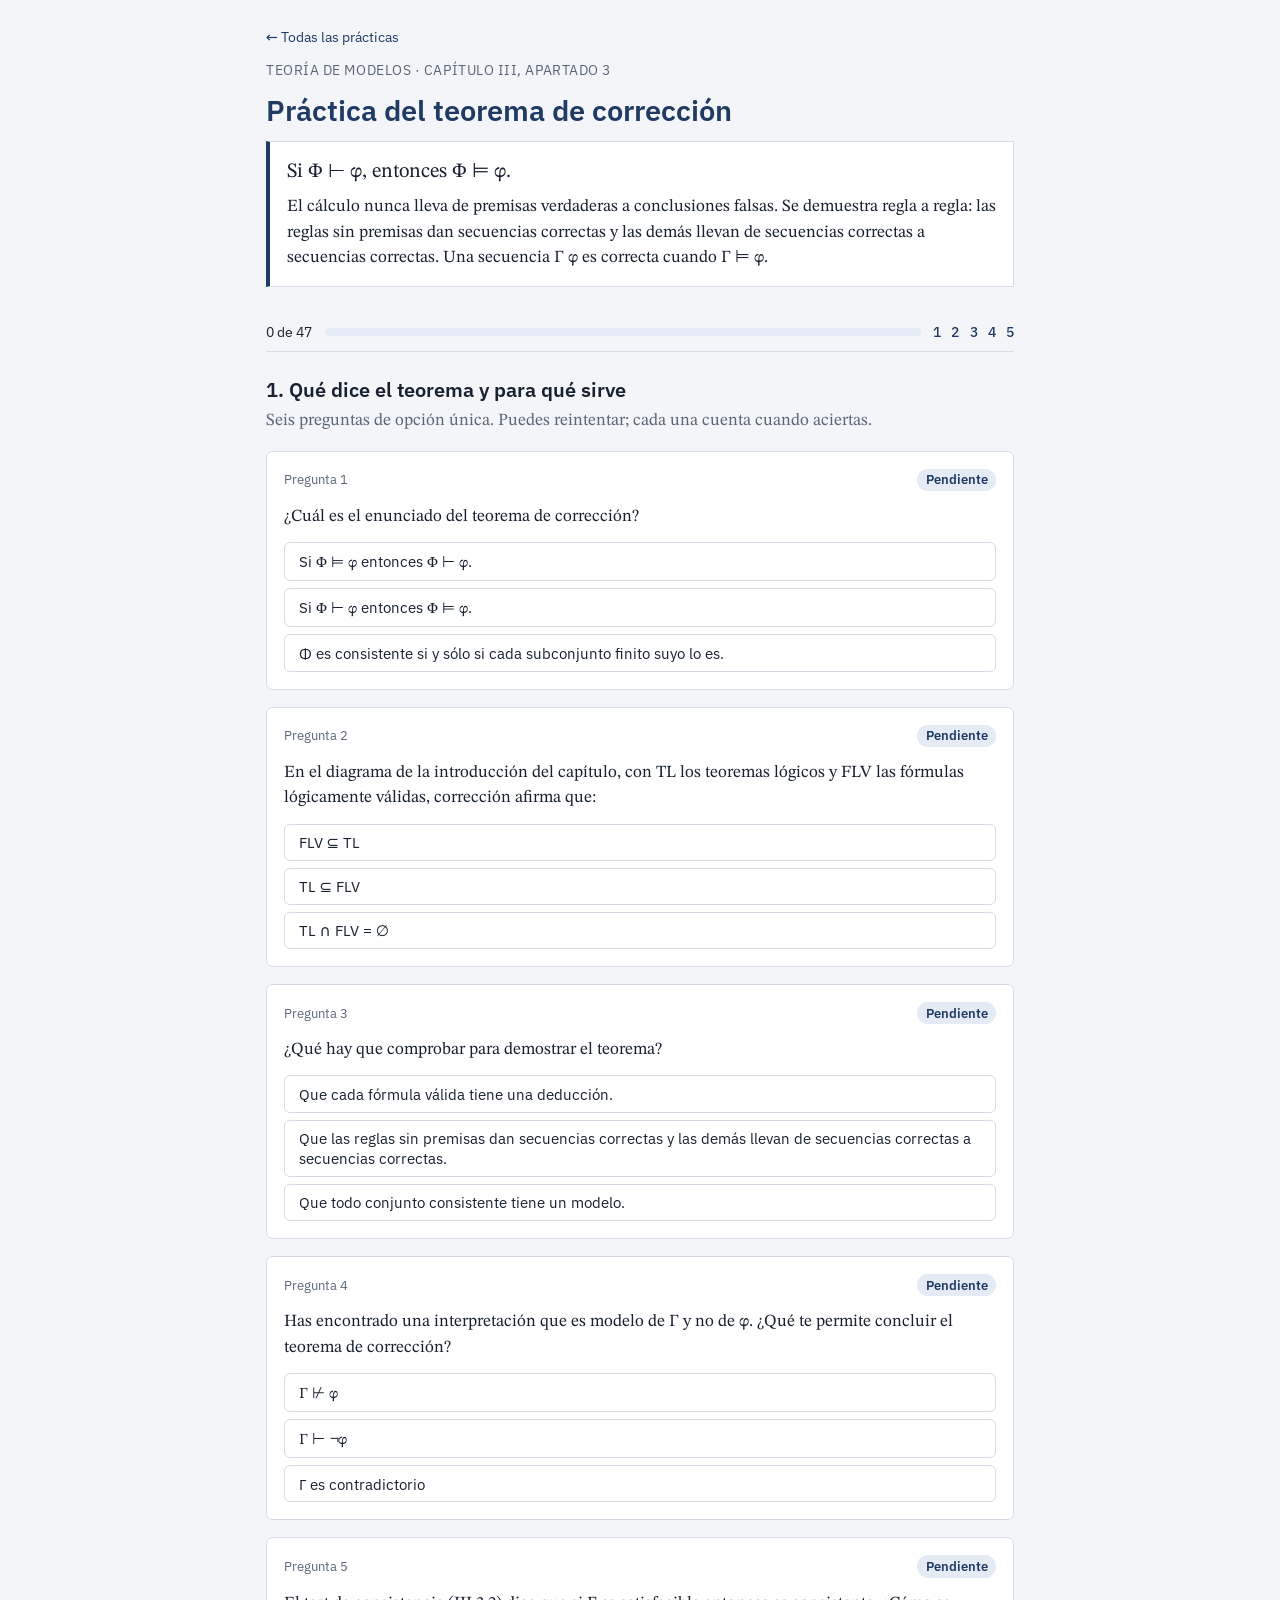
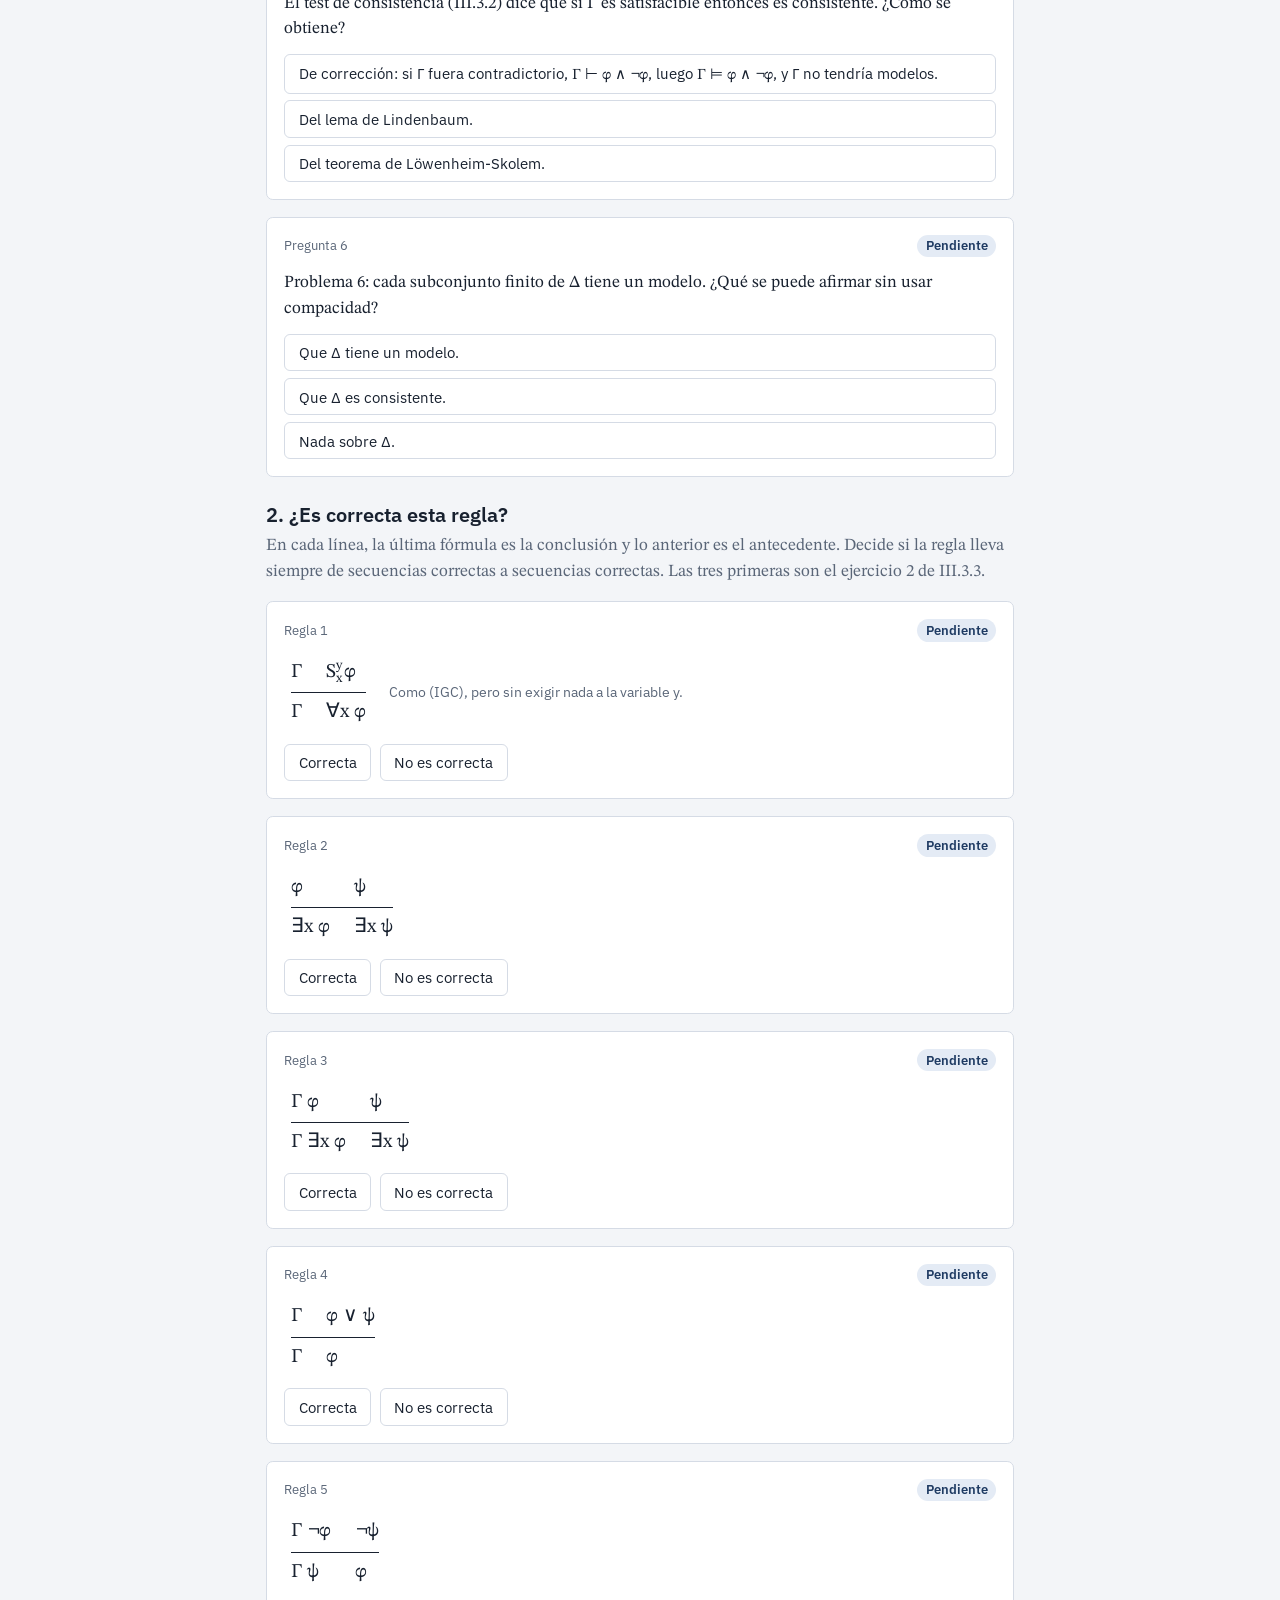
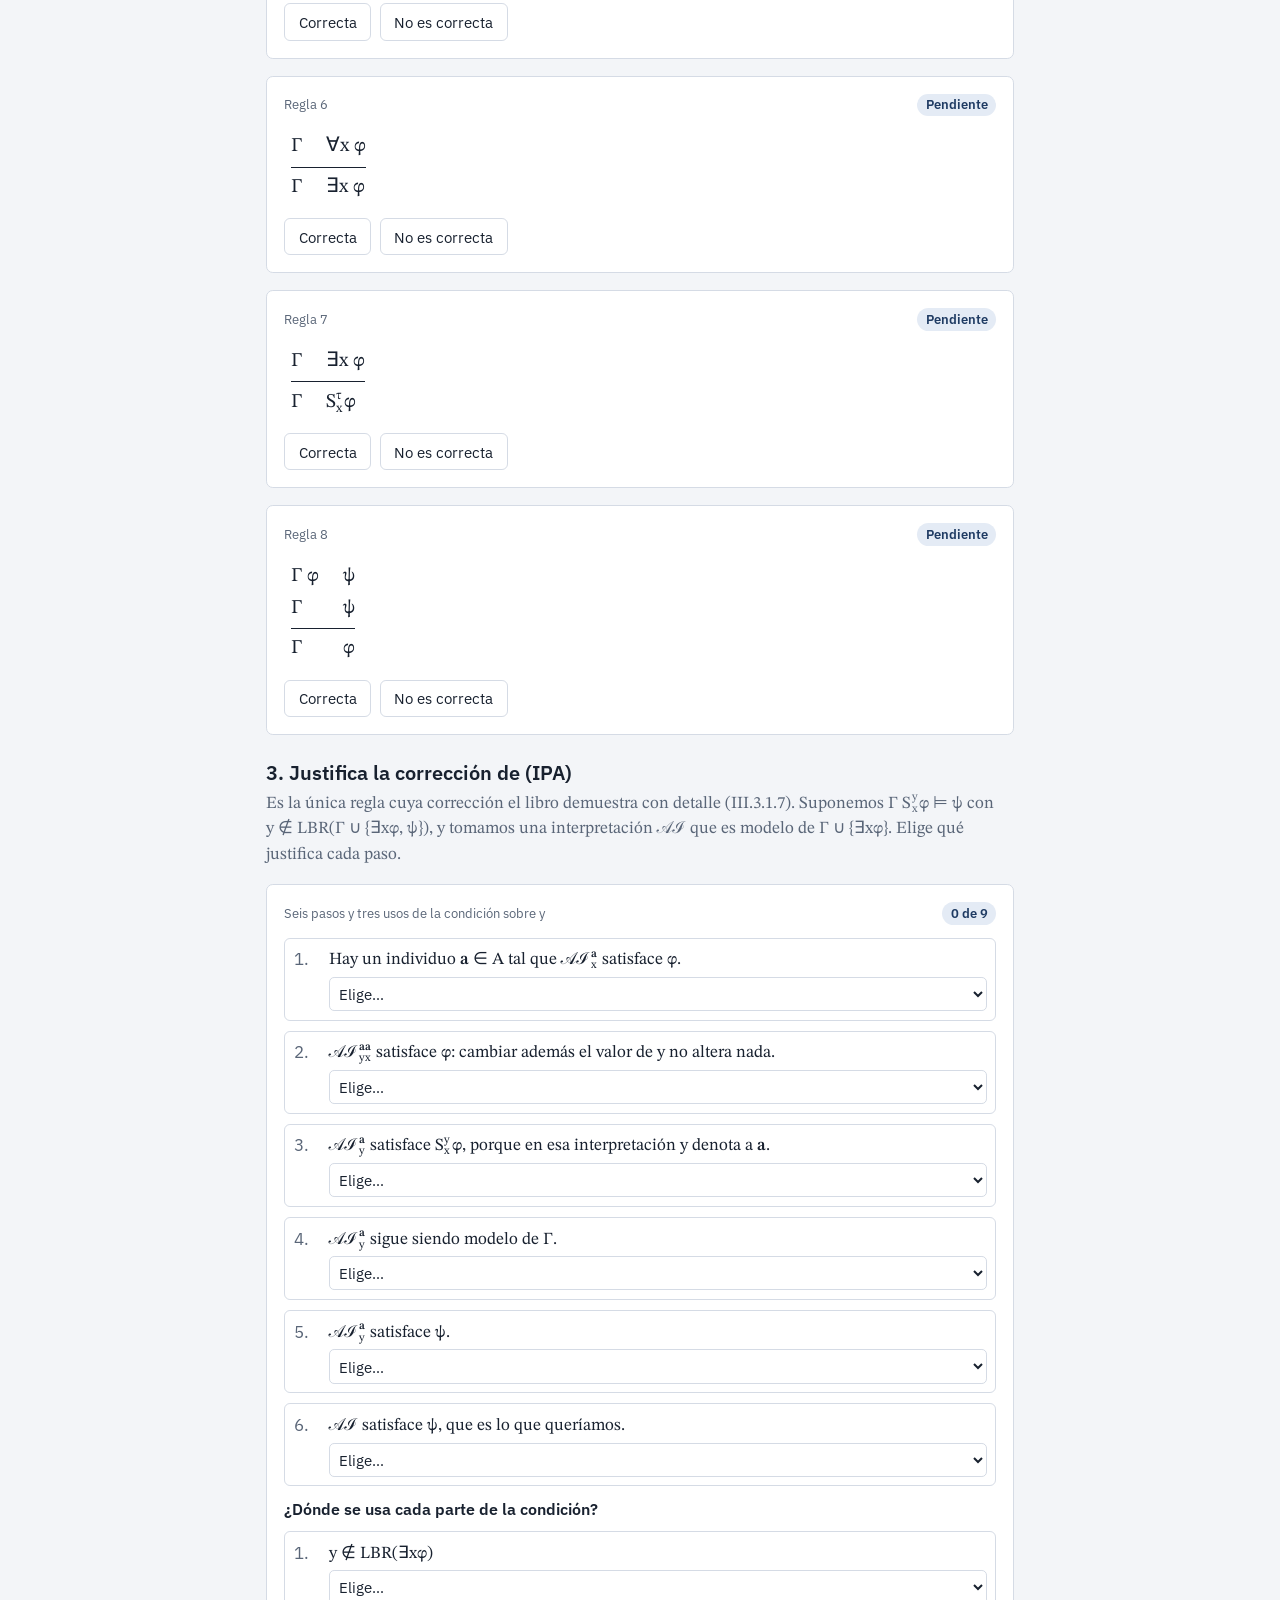
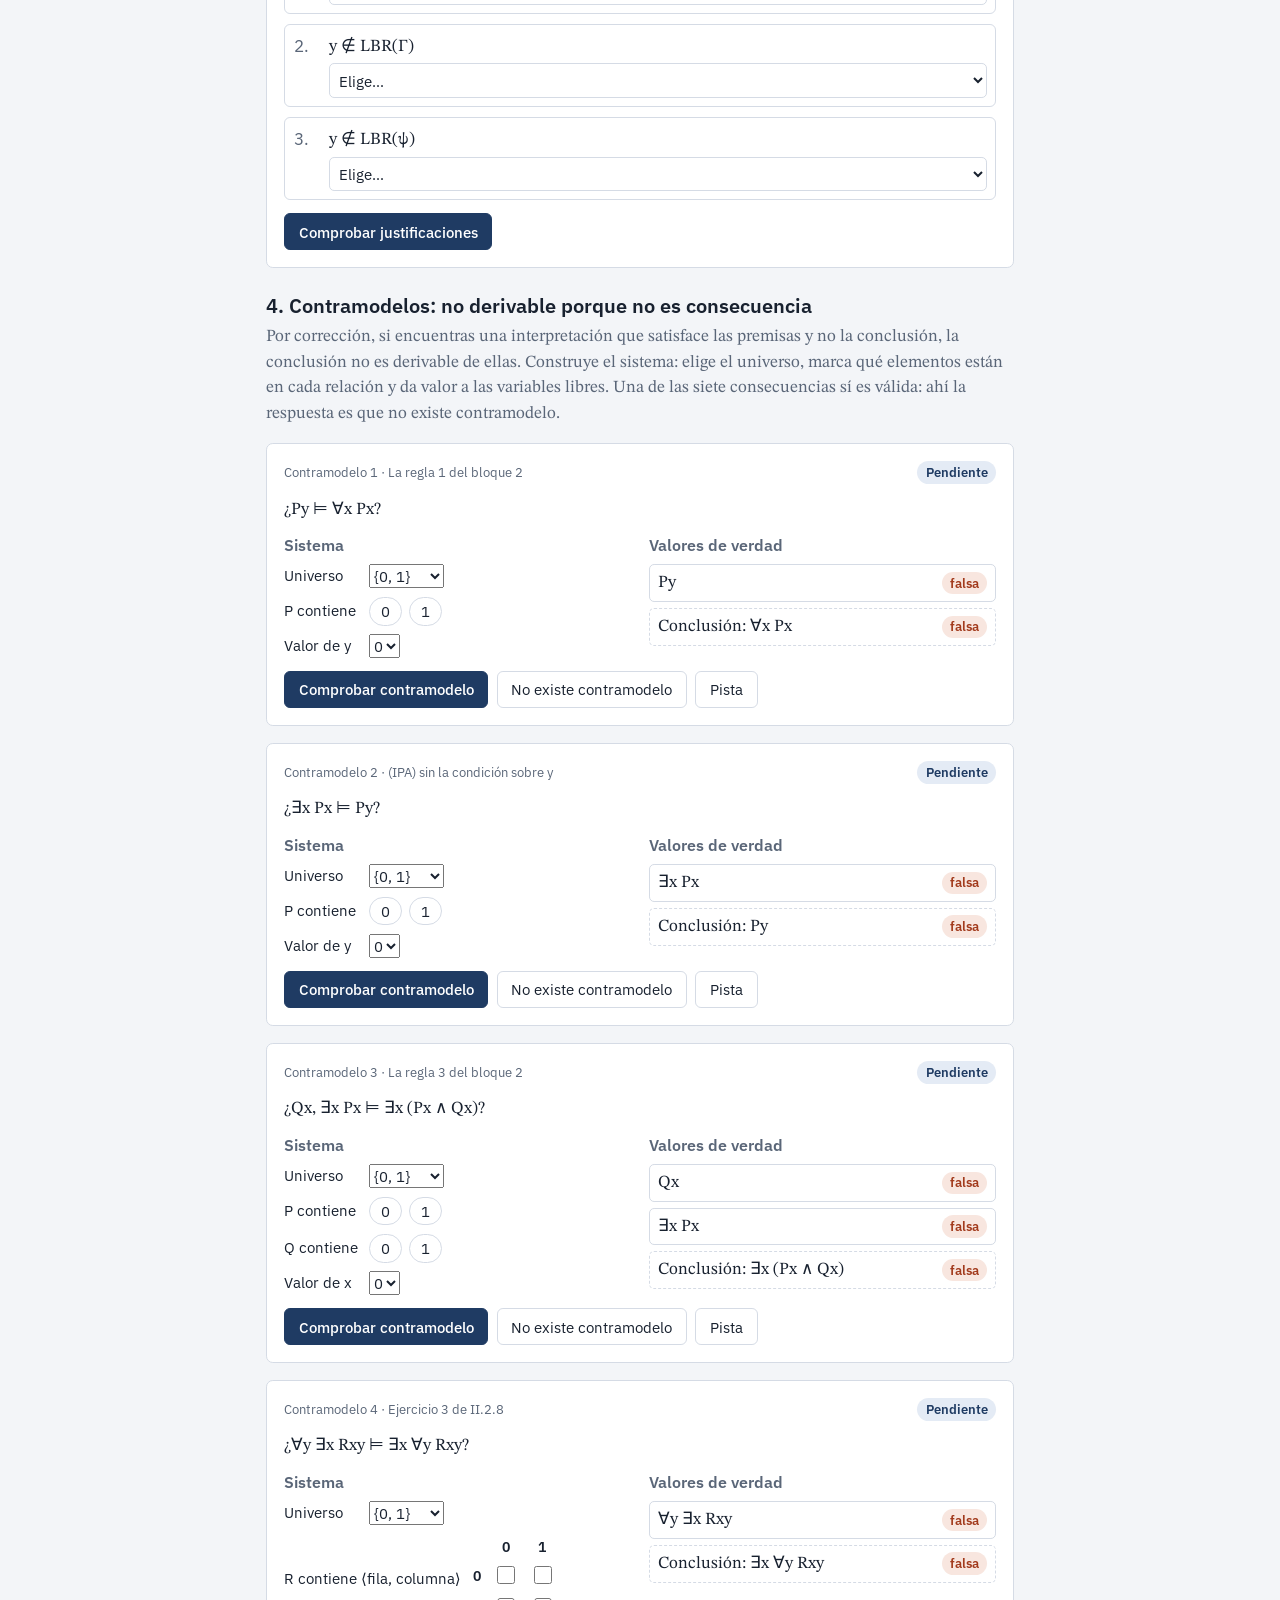
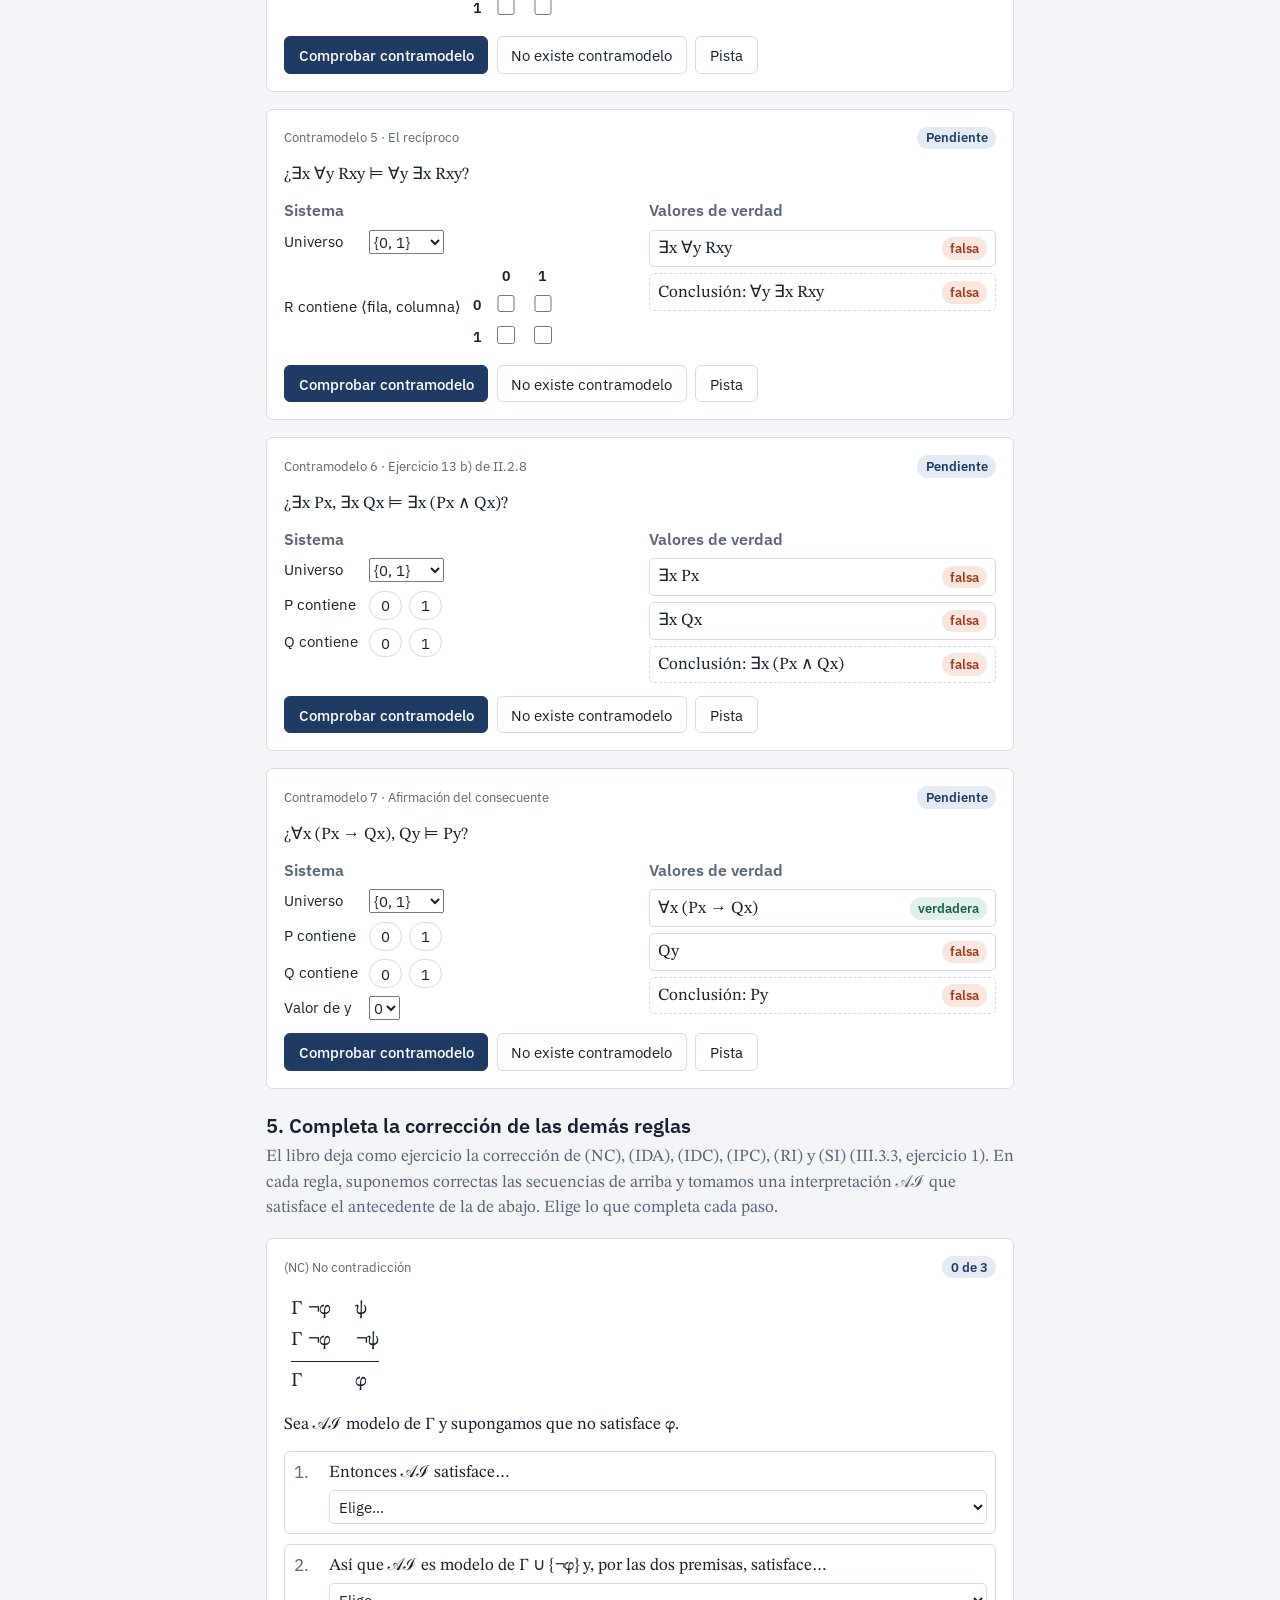
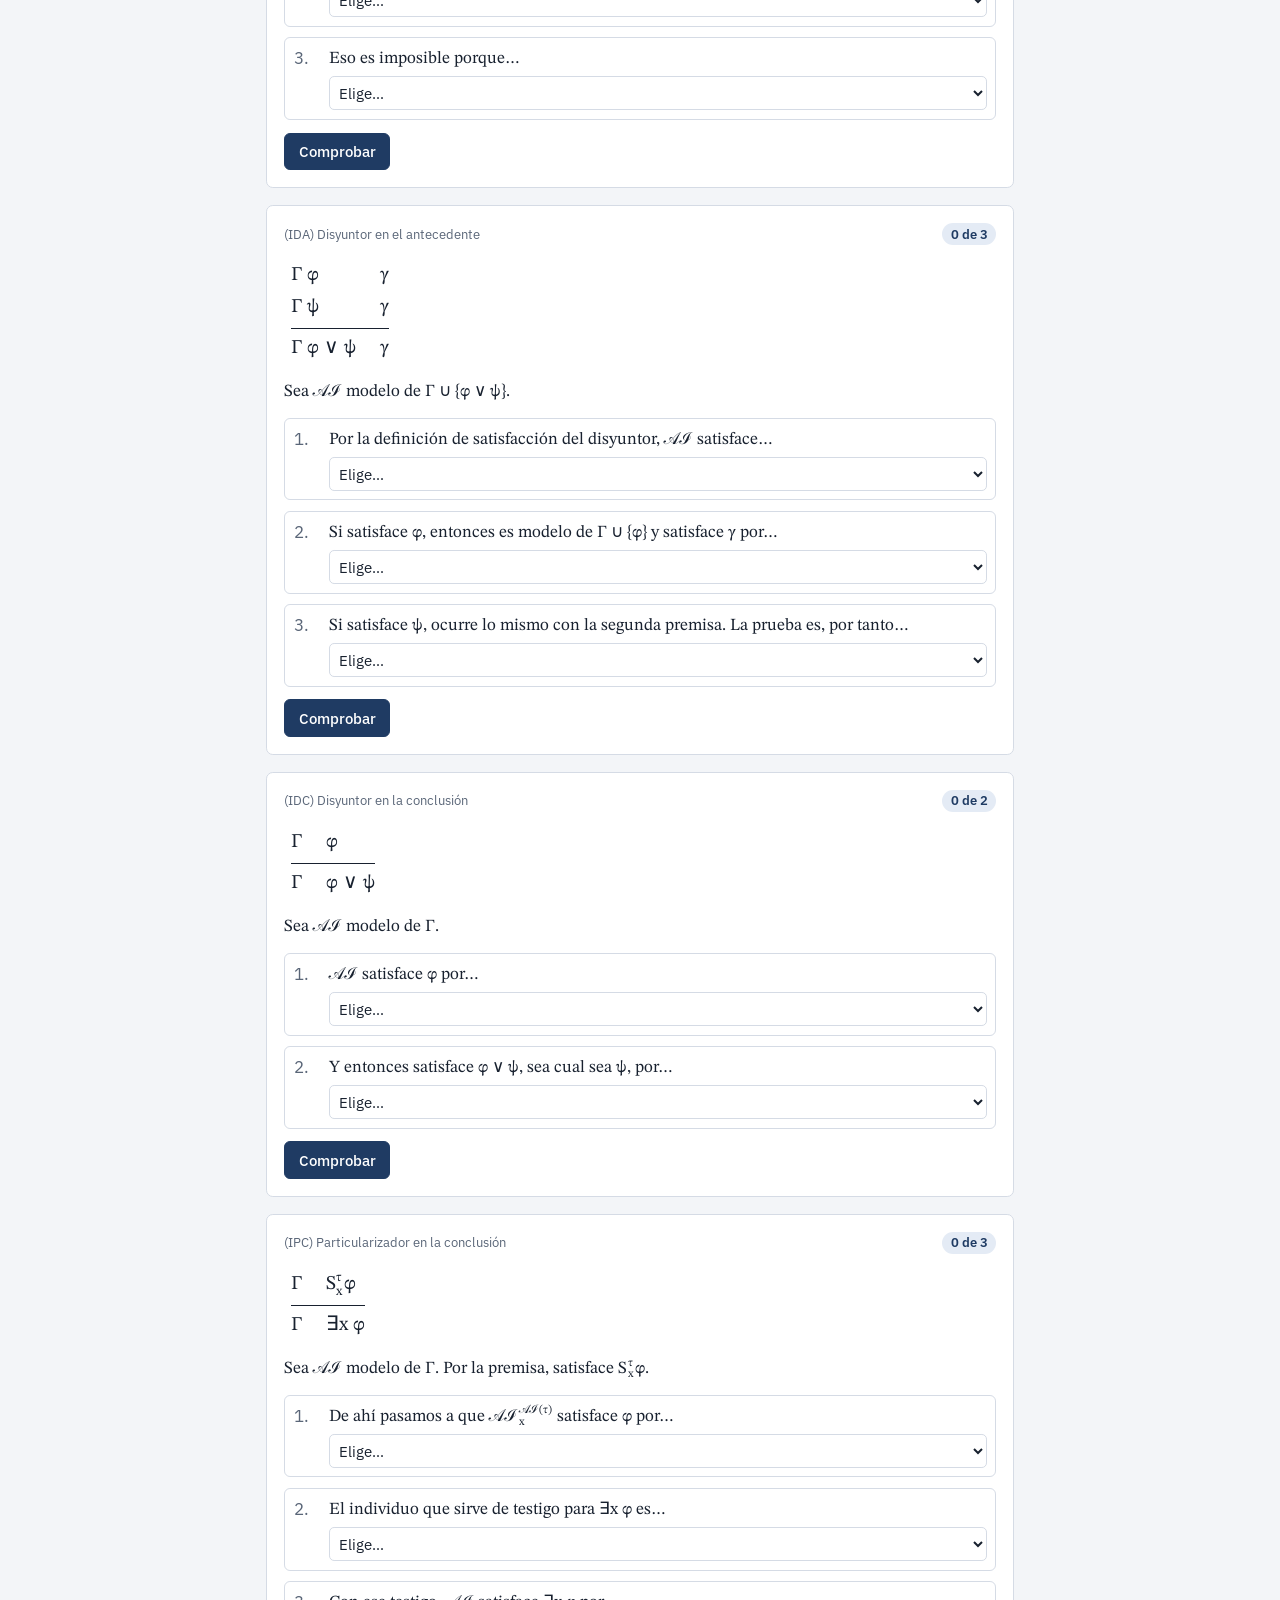
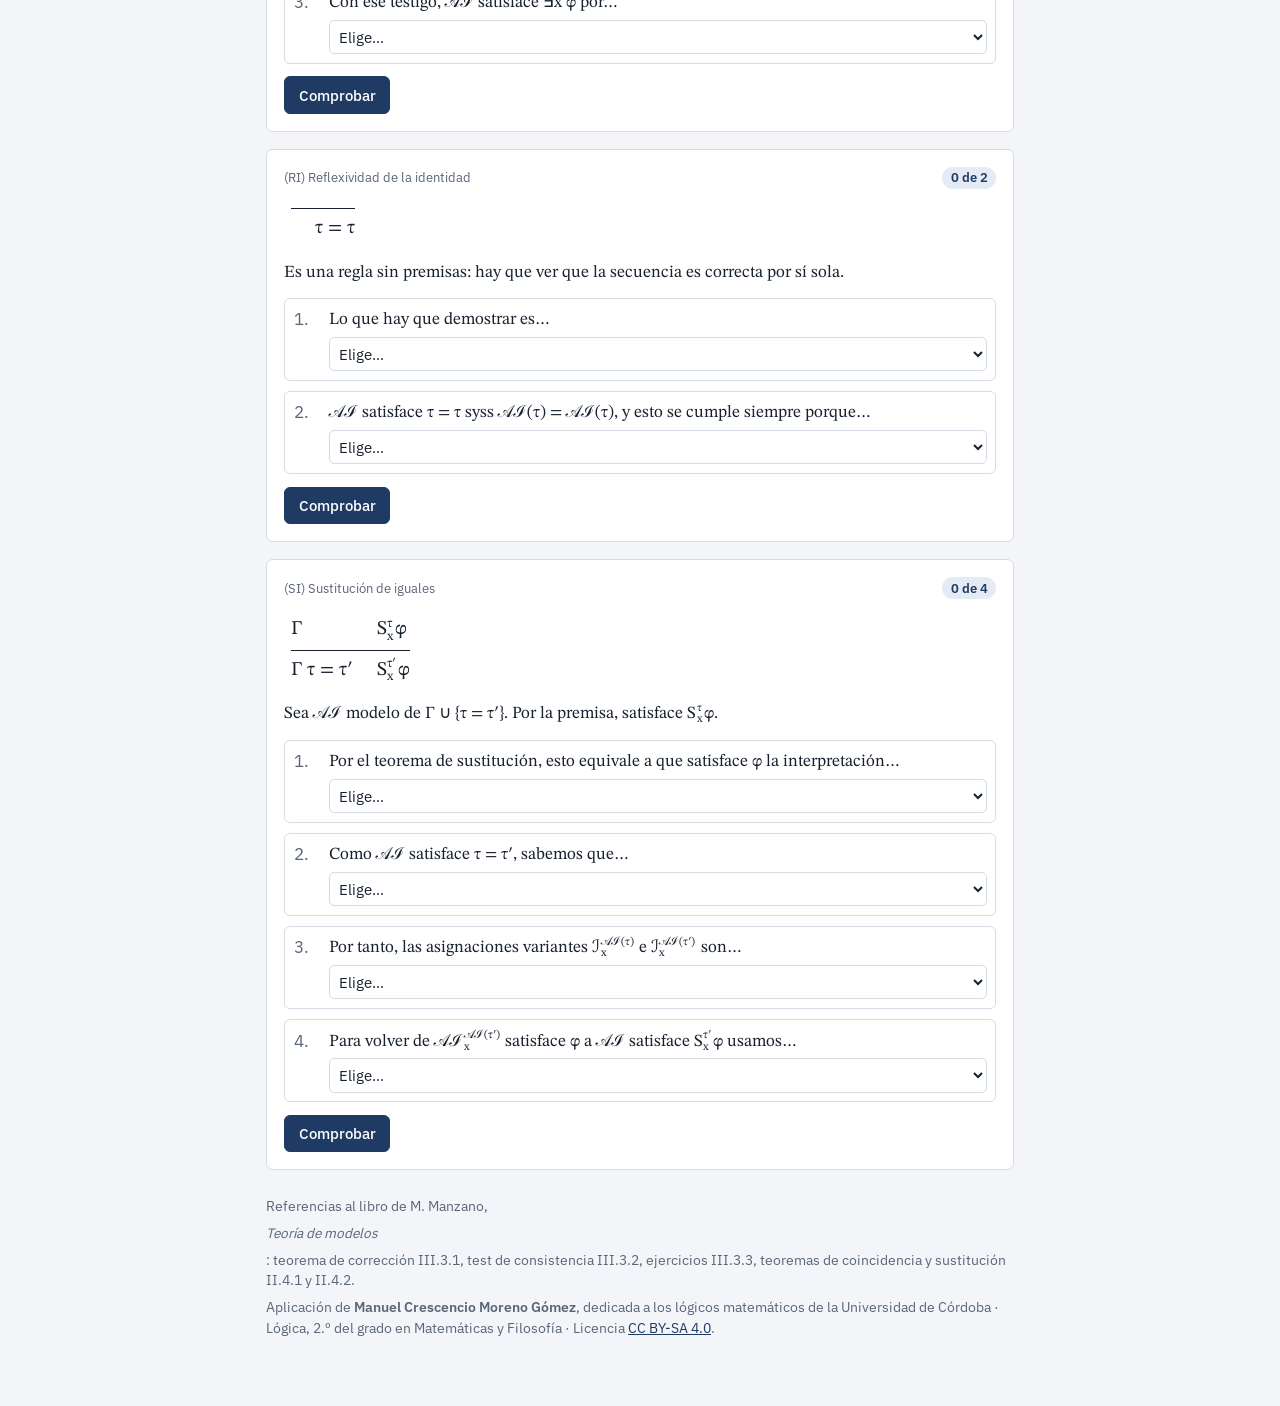
<file: correccion.html>
<!DOCTYPE html>
<html lang="es">
<head>
<meta charset="utf-8">
<meta name="viewport" content="width=device-width, initial-scale=1">
<title>Práctica del teorema de corrección</title>
<link rel="icon" href="data:image/svg+xml,%3Csvg xmlns=%27http://www.w3.org/2000/svg%27 viewBox=%270 0 32 32%27%3E%3Crect width=%2732%27 height=%2732%27 rx=%276%27 fill=%27%231f3b63%27/%3E%3Ctext x=%2716%27 y=%2723%27 font-size=%2720%27 text-anchor=%27middle%27 fill=%27white%27 font-family=%27serif%27%3E%E2%8A%A2%3C/text%3E%3C/svg%3E">
<link rel="stylesheet" href="fuentes/fuentes.css">
<style>
:root{
  /* Cuaderno de ejercicios: una columna de lectura, bloques numerados, fórmulas en serif matemática y controles en sans. */
  --bg:#f3f5f8; --surface:#ffffff; --ink:#18212f; --muted:#5a6678; --line:#d5dbe5;
  --accent:#1f3b63; --accent-soft:#e4ebf5;
  --ok:#1b6045; --ok-soft:#e1f1e9; --bad:#a23a1c; --bad-soft:#f8e6df;
  --font-body:"STIX Two Text","Cambria","Times New Roman",serif;
  --font-ui:"IBM Plex Sans","Segoe UI",system-ui,sans-serif;
  --font-math:"STIX Two Text","STIX Two Math","Cambria Math","Times New Roman",serif;
}
@media (prefers-color-scheme: dark){
  :root:not([data-theme="light"]){
    color-scheme:dark;
    --bg:#111722; --surface:#1a2231; --ink:#e6ebf3; --muted:#9aa7ba; --line:#313c50;
    --accent:#9dbcf0; --accent-soft:#25324a;
    --ok:#7fd3a8; --ok-soft:#183628; --bad:#f0a085; --bad-soft:#3d2219;
  }
}
:root[data-theme="dark"]{
  color-scheme:dark;
  --bg:#111722; --surface:#1a2231; --ink:#e6ebf3; --muted:#9aa7ba; --line:#313c50;
  --accent:#9dbcf0; --accent-soft:#25324a;
  --ok:#7fd3a8; --ok-soft:#183628; --bad:#f0a085; --bad-soft:#3d2219;
}
*{box-sizing:border-box}
html{font-size:17px}
body{margin:0;background:var(--bg);color:var(--ink);font-family:var(--font-body);line-height:1.5}
main{max-width:46rem;margin:0 auto;padding:1.5rem 1rem 4rem;display:flex;flex-direction:column;gap:1.5rem}
h1,h2,h3{font-family:var(--font-ui);text-wrap:balance;margin:0;line-height:1.2}
h1{font-size:1.7rem;font-weight:600;color:var(--accent)}
h2{font-size:1.2rem;font-weight:600}
h3{font-size:.95rem;font-weight:600}
p{margin:0}
.kicker{font-family:var(--font-ui);font-size:.8rem;color:var(--muted);letter-spacing:.04em;text-transform:uppercase}
.m{font-family:var(--font-math);white-space:nowrap}
.ss{display:inline-flex;flex-direction:column;font-size:.68em;line-height:1;vertical-align:middle;margin-left:.05em;margin-right:.1em}
header{display:flex;flex-direction:column;gap:.75rem}
.statement{background:var(--surface);border:1px solid var(--line);border-left:4px solid var(--accent);padding:.9rem 1rem;display:flex;flex-direction:column;gap:.4rem}
.statement .big{font-size:1.2rem}
.progress{position:sticky;top:0;z-index:5;background:var(--bg);padding:.5rem 0;display:flex;align-items:center;gap:.75rem;font-family:var(--font-ui);font-size:.85rem;border-bottom:1px solid var(--line)}
.bar{flex:1;height:.5rem;background:var(--accent-soft);border-radius:1rem;overflow:hidden}
.bar span{display:block;height:100%;width:0;background:var(--accent);transition:width .3s}
@media (prefers-reduced-motion:reduce){.bar span{transition:none}}
.progress nav{display:flex;gap:.6rem}
.progress a{color:var(--accent);text-decoration:none;font-weight:500}
.progress a:hover{text-decoration:underline}
section{display:flex;flex-direction:column;gap:1rem}
.sec-head{display:flex;flex-direction:column;gap:.35rem}
.sec-head p{color:var(--muted)}
.card{background:var(--surface);border:1px solid var(--line);border-radius:.4rem;padding:1rem;display:flex;flex-direction:column;gap:.75rem}
.card.done{border-color:var(--ok)}
.card-top{display:flex;justify-content:space-between;gap:.75rem;align-items:baseline}
.tag{font-family:var(--font-ui);font-size:.75rem;color:var(--muted)}
.state{font-family:var(--font-ui);font-size:.75rem;font-weight:600;padding:.1rem .5rem;border-radius:1rem;background:var(--accent-soft);color:var(--accent);white-space:nowrap}
.done .state{background:var(--ok-soft);color:var(--ok)}
button,select{font-family:var(--font-ui);font-size:.9rem;color:var(--ink)}
button{cursor:pointer;border:1px solid var(--line);background:var(--surface);border-radius:.35rem;padding:.45rem .8rem;text-align:left}
button:hover{border-color:var(--accent)}
button:focus-visible,select:focus-visible,a:focus-visible{outline:2px solid var(--accent);outline-offset:2px}
button.primary{background:var(--accent);color:var(--surface);border-color:var(--accent);font-weight:500}
.opts{display:flex;flex-direction:column;gap:.4rem}
.opts button.right{border-color:var(--ok);background:var(--ok-soft)}
.opts button.wrong{border-color:var(--bad);background:var(--bad-soft)}
.row{display:flex;flex-wrap:wrap;gap:.5rem;align-items:center}
.fb{font-size:.95rem;padding:.6rem .75rem;border-radius:.35rem;display:none}
.fb.show{display:block}
.fb.ok{background:var(--ok-soft);color:var(--ink);border-left:3px solid var(--ok)}
.fb.no{background:var(--bad-soft);color:var(--ink);border-left:3px solid var(--bad)}
.rule{display:inline-grid;grid-template-columns:auto auto;column-gap:1.4rem;row-gap:.15rem;font-size:1.15rem;padding:.2rem .4rem;align-self:flex-start}
.rule .sep{grid-column:1/3;border-top:1.5px solid var(--ink);margin:.15rem 0}
.rule-wrap{display:flex;flex-wrap:wrap;gap:1rem;align-items:center;overflow-x:auto}
.cond{font-family:var(--font-ui);font-size:.82rem;color:var(--muted)}
ol.steps{margin:0;padding:0;list-style:none;display:flex;flex-direction:column;gap:.6rem;counter-reset:s}
ol.steps li{counter-increment:s;display:grid;grid-template-columns:1.6rem 1fr;gap:.25rem .5rem;align-items:start;padding:.5rem;border:1px solid var(--line);border-radius:.35rem}
ol.steps li::before{content:counter(s) ".";font-family:var(--font-ui);color:var(--muted)}
ol.steps li.right{border-color:var(--ok);background:var(--ok-soft)}
ol.steps li.wrong{border-color:var(--bad);background:var(--bad-soft)}
ol.steps select{grid-column:2;max-width:100%;padding:.3rem;background:var(--surface);border:1px solid var(--line);border-radius:.3rem}
.model{display:grid;grid-template-columns:1fr 1fr;gap:1rem}
@media (max-width:620px){.model{grid-template-columns:1fr}}
.panel{display:flex;flex-direction:column;gap:.6rem;min-width:0}
.panel h3{color:var(--muted)}
.ctl{display:flex;flex-wrap:wrap;gap:.4rem;align-items:center;font-family:var(--font-ui);font-size:.88rem}
.ctl .lbl{min-width:4.6rem}
.chip{padding:.2rem .65rem;border-radius:1rem;font-variant-numeric:tabular-nums}
.chip[aria-pressed="true"]{background:var(--accent);border-color:var(--accent);color:var(--surface)}
table.rel{border-collapse:collapse;font-family:var(--font-ui);font-size:.85rem}
table.rel th,table.rel td{padding:.15rem .35rem;text-align:center}
table.rel input{width:1.05rem;height:1.05rem;accent-color:var(--accent)}
ul.truth{list-style:none;margin:0;padding:0;display:flex;flex-direction:column;gap:.35rem}
ul.truth li{display:flex;justify-content:space-between;gap:.75rem;align-items:center;padding:.3rem .5rem;border:1px solid var(--line);border-radius:.3rem}
ul.truth li.concl{border-style:dashed}
.tv{font-family:var(--font-ui);font-size:.75rem;font-weight:600;padding:.1rem .45rem;border-radius:1rem;white-space:nowrap}
.tv.t{background:var(--ok-soft);color:var(--ok)}
.tv.f{background:var(--bad-soft);color:var(--bad)}
.small{font-size:.9rem;color:var(--muted)}
footer{font-family:var(--font-ui);font-size:.8rem;color:var(--muted);display:flex;flex-direction:column;gap:.4rem}
footer a,.back{color:var(--accent)}
.back{font-family:var(--font-ui);font-size:.85rem;text-decoration:none}
.back:hover{text-decoration:underline}
</style>
</head>
<body>
<main>
<header>
  <a class="back" href="./">← Todas las prácticas</a>
  <span class="kicker">Teoría de modelos · Capítulo III, apartado 3</span>
  <h1>Práctica del teorema de corrección</h1>
  <div class="statement">
    <p class="big">Si <span class="m">Φ ⊢ φ</span>, entonces <span class="m">Φ ⊨ φ</span>.</p>
    <p>El cálculo nunca lleva de premisas verdaderas a conclusiones falsas. Se demuestra regla a regla: las reglas sin premisas dan secuencias correctas y las demás llevan de secuencias correctas a secuencias correctas. Una secuencia <span class="m">Γ φ</span> es correcta cuando <span class="m">Γ ⊨ φ</span>.</p>
  </div>
</header>

<div class="progress" aria-live="polite">
  <span id="count">0 de 0</span>
  <div class="bar"><span id="barfill"></span></div>
  <nav aria-label="Bloques"><a href="#b1">1</a><a href="#b2">2</a><a href="#b3">3</a><a href="#b4">4</a><a href="#b5">5</a></nav>
</div>

<section id="b1">
  <div class="sec-head">
    <h2>1. Qué dice el teorema y para qué sirve</h2>
    <p>Seis preguntas de opción única. Puedes reintentar; cada una cuenta cuando aciertas.</p>
  </div>
  <div id="quiz" class="row" style="flex-direction:column;align-items:stretch;gap:1rem"></div>
</section>

<section id="b2">
  <div class="sec-head">
    <h2>2. ¿Es correcta esta regla?</h2>
    <p>En cada línea, la última fórmula es la conclusión y lo anterior es el antecedente. Decide si la regla lleva siempre de secuencias correctas a secuencias correctas. Las tres primeras son el ejercicio 2 de III.3.3.</p>
  </div>
  <div id="rules" class="row" style="flex-direction:column;align-items:stretch;gap:1rem"></div>
</section>

<section id="b3">
  <div class="sec-head">
    <h2>3. Justifica la corrección de (IPA)</h2>
    <p>Es la única regla cuya corrección el libro demuestra con detalle (III.3.1.7). Suponemos <span class="m">Γ S<span class="ss"><span>y</span><span>x</span></span>φ ⊨ ψ</span> con <span class="m">y ∉ LBR(Γ ∪ {∃xφ, ψ})</span>, y tomamos una interpretación <span class="m">𝒜ℐ</span> que es modelo de <span class="m">Γ ∪ {∃xφ}</span>. Elige qué justifica cada paso.</p>
  </div>
  <div class="card" id="ipa-card">
    <div class="card-top"><span class="tag">Seis pasos y tres usos de la condición sobre y</span><span class="state" id="ipa-state">0 de 9</span></div>
    <ol class="steps" id="ipa"></ol>
    <h3>¿Dónde se usa cada parte de la condición?</h3>
    <ol class="steps" id="ipa2"></ol>
    <div class="row"><button class="primary" id="ipa-check">Comprobar justificaciones</button></div>
    <div class="fb" id="ipa-fb"></div>
  </div>
</section>

<section id="b4">
  <div class="sec-head">
    <h2>4. Contramodelos: no derivable porque no es consecuencia</h2>
    <p>Por corrección, si encuentras una interpretación que satisface las premisas y no la conclusión, la conclusión no es derivable de ellas. Construye el sistema: elige el universo, marca qué elementos están en cada relación y da valor a las variables libres. Una de las siete consecuencias sí es válida: ahí la respuesta es que no existe contramodelo.</p>
  </div>
  <div id="models" class="row" style="flex-direction:column;align-items:stretch;gap:1rem"></div>
</section>

<section id="b5">
  <div class="sec-head">
    <h2>5. Completa la corrección de las demás reglas</h2>
    <p>El libro deja como ejercicio la corrección de (NC), (IDA), (IDC), (IPC), (RI) y (SI) (III.3.3, ejercicio 1). En cada regla, suponemos correctas las secuencias de arriba y tomamos una interpretación <span class="m">𝒜ℐ</span> que satisface el antecedente de la de abajo. Elige lo que completa cada paso.</p>
  </div>
  <div id="others" class="row" style="flex-direction:column;align-items:stretch;gap:1rem"></div>
</section>

<footer>Referencias al libro de M. Manzano, <em>Teoría de modelos</em>: teorema de corrección III.3.1, test de consistencia III.3.2, ejercicios III.3.3, teoremas de coincidencia y sustitución II.4.1 y II.4.2.<span>Aplicación de <b>Manuel Crescencio Moreno Gómez</b>, dedicada a los lógicos matemáticos de la Universidad de Córdoba · Lógica, 2.º del grado en Matemáticas y Filosofía · Licencia <a href="https://creativecommons.org/licenses/by-sa/4.0/deed.es">CC BY-SA 4.0</a>.</span></footer>
</main>

<script id="logic">
/* ---------- Fórmulas y evaluación (sin DOM) ---------- */
const P=t=>({k:'P',t}), Q=t=>({k:'Q',t}), R=(a,b)=>({k:'R',a,b});
const not=f=>({k:'not',f}), and=(a,b)=>({k:'and',a,b}), or=(a,b)=>({k:'or',a,b}), imp=(a,b)=>({k:'imp',a,b});
const all=(v,f)=>({k:'all',v,f}), ex=(v,f)=>({k:'ex',v,f});
function show(f,top=true){
  switch(f.k){
    case 'P': return 'P'+f.t; case 'Q': return 'Q'+f.t; case 'R': return 'R'+f.a+f.b;
    case 'not': return '¬'+show(f.f,false);
    case 'all': return '∀'+f.v+' '+show(f.f,false);
    case 'ex': return '∃'+f.v+' '+show(f.f,false);
    default:{
      const op={and:' ∧ ',or:' ∨ ',imp:' → '}[f.k];
      const s=show(f.a,false)+op+show(f.b,false);
      return top?s:'('+s+')';
    }
  }
}
function ev(f,M,env){
  switch(f.k){
    case 'P': return M.P.has(env[f.t]);
    case 'Q': return M.Q.has(env[f.t]);
    case 'R': return M.R.has(env[f.a]+','+env[f.b]);
    case 'not': return !ev(f.f,M,env);
    case 'and': return ev(f.a,M,env)&&ev(f.b,M,env);
    case 'or': return ev(f.a,M,env)||ev(f.b,M,env);
    case 'imp': return !ev(f.a,M,env)||ev(f.b,M,env);
    case 'all': for(let a=0;a<M.n;a++){ if(!ev(f.f,M,{...env,[f.v]:a})) return false; } return true;
    case 'ex': for(let a=0;a<M.n;a++){ if(ev(f.f,M,{...env,[f.v]:a})) return true; } return false;
  }
}
const TASKS=[
 {id:'m1',title:'La regla 1 del bloque 2',prem:[P('y')],concl:all('x',P('x')),preds:['P'],vars:['y'],valid:false,
  hint:'Basta que el valor de y esté en P y otro elemento no.',
  done:'Py ⊭ ∀x Px. Por eso (IGC) exige que y no esté libre en Γ: sin esa condición la regla derivaría algo que no es consecuencia.'},
 {id:'m2',title:'(IPA) sin la condición sobre y',prem:[ex('x',P('x'))],concl:P('y'),preds:['P'],vars:['y'],valid:false,
  hint:'Algún elemento debe estar en P, pero no el que nombra y.',
  done:'∃x Px ⊭ Py, aunque Py ⊨ Py. Con ψ = Py, la regla (IPA) sin «y ∉ LBR(ψ)» no sería correcta.'},
 {id:'m3',title:'La regla 3 del bloque 2',prem:[Q('x'),ex('x',P('x'))],concl:ex('x',and(P('x'),Q('x'))),preds:['P','Q'],vars:['x'],valid:false,
  hint:'Qx habla del valor de x; el testigo de ∃x Px puede ser otro elemento.',
  done:'Qx, Px ⊨ Px ∧ Qx, pero Qx, ∃x Px ⊭ ∃x (Px ∧ Qx). La regla falla porque x está libre en Γ.'},
 {id:'m4',title:'Ejercicio 3 de II.2.8',prem:[all('y',ex('x',R('x','y')))],concl:ex('x',all('y',R('x','y'))),preds:['R'],vars:[],valid:false,
  hint:'Cada elemento necesita alguien relacionado con él, pero nadie debe estarlo con todos.',
  done:'∀y∃x Rxy ⊭ ∃x∀y Rxy: por corrección, la segunda no es derivable de la primera.'},
 {id:'m5',title:'El recíproco',prem:[ex('x',all('y',R('x','y')))],concl:all('y',ex('x',R('x','y'))),preds:['R'],vars:[],valid:true,
  hint:'Si un mismo elemento está relacionado con todos, ¿puede quedar alguno sin nadie relacionado con él?',
  done:'Correcto: ∃x∀y Rxy ⊨ ∀y∃x Rxy, así que ningún sistema sirve de contramodelo. Aquí corrección no dice nada; es completud la que asegura que además es derivable.'},
 {id:'m6',title:'Ejercicio 13 b) de II.2.8',prem:[ex('x',P('x')),ex('x',Q('x'))],concl:ex('x',and(P('x'),Q('x'))),preds:['P','Q'],vars:[],valid:false,
  hint:'P y Q no vacíos y disjuntos.',
  done:'∃x Px ∧ ∃x Qx no tiene como consecuencia ∃x (Px ∧ Qx).'},
 {id:'m7',title:'Afirmación del consecuente',prem:[all('x',imp(P('x'),Q('x'))),Q('y')],concl:P('y'),preds:['P','Q'],vars:['y'],valid:false,
  hint:'El valor de y está en Q y no en P; cuida que P siga contenido en Q.',
  done:'∀x (Px → Qx), Qy ⊭ Py: ninguna deducción del cálculo puede llegar a Py desde esas premisas.'}
];
function isCounter(t,M,env){ return t.prem.every(p=>ev(p,M,env)) && !ev(t.concl,M,env); }
if(typeof module!=='undefined'){ module.exports={TASKS,ev,isCounter,show}; }
</script>

<script>
/* ---------- Progreso ---------- */
const solved=new Set(); let TOTAL=0;
function mark(id){ solved.add(id); refresh(); }
function refresh(){
  document.getElementById('count').textContent=solved.size+' de '+TOTAL;
  document.getElementById('barfill').style.width=(TOTAL?100*solved.size/TOTAL:0)+'%';
}
const el=(tag,cls,html)=>{const e=document.createElement(tag); if(cls) e.className=cls; if(html!=null) e.innerHTML=html; return e;};
const S=(x,t)=>'S<span class="ss"><span>'+t+'</span><span>'+x+'</span></span>';
const I=(x,a)=>'ℐ<span class="ss"><span>'+a+'</span><span>'+x+'</span></span>';
const m=s=>'<span class="m">'+s+'</span>';

/* ---------- Bloque 1 ---------- */
const QUIZ=[
 {q:'¿Cuál es el enunciado del teorema de corrección?',
  o:['Si '+m('Φ ⊨ φ')+' entonces '+m('Φ ⊢ φ')+'.','Si '+m('Φ ⊢ φ')+' entonces '+m('Φ ⊨ φ')+'.','Φ es consistente si y sólo si cada subconjunto finito suyo lo es.'],a:1,
  why:'Corrección va de la deducibilidad a la consecuencia. La implicación contraria es el teorema de completud de Gödel (III.4.2).'},
 {q:'En el diagrama de la introducción del capítulo, con TL los teoremas lógicos y FLV las fórmulas lógicamente válidas, corrección afirma que:',
  o:['FLV ⊆ TL','TL ⊆ FLV','TL ∩ FLV = ∅'],a:1,
  why:'Todo lo que se deduce sin premisas es verdadero en todos los sistemas. FLV ⊆ TL es completud.'},
 {q:'¿Qué hay que comprobar para demostrar el teorema?',
  o:['Que cada fórmula válida tiene una deducción.','Que las reglas sin premisas dan secuencias correctas y las demás llevan de secuencias correctas a secuencias correctas.','Que todo conjunto consistente tiene un modelo.'],a:1,
  why:'Una deducción es una sucesión finita de secuencias obtenidas con las reglas; si cada regla conserva la corrección, toda línea cumple '+m('Γ ⊨ φ')+'.'},
 {q:'Has encontrado una interpretación que es modelo de Γ y no de φ. ¿Qué te permite concluir el teorema de corrección?',
  o:[m('Γ ⊬ φ'),m('Γ ⊢ ¬φ'),'Γ es contradictorio'],a:0,
  why:'El contramodelo da '+m('Γ ⊭ φ')+' y, por contraposición de corrección, '+m('Γ ⊬ φ')+'. No dice nada de ¬φ: puede que tampoco sea derivable.'},
 {q:'El test de consistencia (III.3.2) dice que si Γ es satisfacible entonces es consistente. ¿Cómo se obtiene?',
  o:['De corrección: si Γ fuera contradictorio, '+m('Γ ⊢ φ ∧ ¬φ')+', luego '+m('Γ ⊨ φ ∧ ¬φ')+', y Γ no tendría modelos.','Del lema de Lindenbaum.','Del teorema de Löwenheim-Skolem.'],a:0,
  why:'Ninguna interpretación satisface una fórmula y su negación. El recíproco, que todo conjunto consistente tiene modelo, es el teorema de Henkin.'},
 {q:'Problema 6: cada subconjunto finito de Δ tiene un modelo. ¿Qué se puede afirmar sin usar compacidad?',
  o:['Que Δ tiene un modelo.','Que Δ es consistente.','Nada sobre Δ.'],a:1,
  why:'Cada subconjunto finito es satisfacible, luego consistente por el test de consistencia. Una deducción de una contradicción sólo usa un número finito de fórmulas de Δ (III.1.2), así que Δ es consistente.'}
];
function buildQuiz(){
  const box=document.getElementById('quiz');
  QUIZ.forEach((it,i)=>{
    TOTAL++;
    const c=el('div','card');
    c.append(el('div','card-top','<span class="tag">Pregunta '+(i+1)+'</span><span class="state">Pendiente</span>'));
    c.append(el('p',null,it.q));
    const opts=el('div','opts'); const fb=el('div','fb');
    it.o.forEach((o,j)=>{
      const b=el('button',null,o); b.id='q'+i+'o'+j;
      b.addEventListener('click',()=>{
        opts.querySelectorAll('button').forEach(x=>x.classList.remove('right','wrong'));
        if(j===it.a){ b.classList.add('right'); fb.className='fb show ok'; fb.innerHTML=it.why; c.classList.add('done'); c.querySelector('.state').textContent='Resuelta'; mark('q'+i); }
        else{ b.classList.add('wrong'); fb.className='fb show no'; fb.innerHTML='No es esa. Prueba otra opción.'; }
      });
      opts.append(b);
    });
    c.append(opts,fb); box.append(c);
  });
}

/* ---------- Bloque 2 ---------- */
const RULES=[
 {p:[['Γ',S('x','y')+'φ']],c:['Γ','∀x φ'],cond:'Como (IGC), pero sin exigir nada a la variable y.',a:false,
  why:'Con Γ = {Py} y φ = Px: '+m('Py ⊨ Py')+', pero '+m('Py ⊭ ∀x Px')+'. La condición '+m('y ∉ LBR(Γ ∪ {∀xφ})')+' es imprescindible. Constrúyelo en el bloque 4.'},
 {p:[['φ','ψ']],c:['∃x φ','∃x ψ'],a:true,
  why:'Si '+m('𝒜ℐ')+' satisface ∃xφ, hay un individuo '+m('<b>a</b>')+' tal que '+m('𝒜'+I('x','<b>a</b>'))+' satisface φ. Como '+m('φ ⊨ ψ')+' vale para toda interpretación, también satisface ψ, y por tanto '+m('𝒜ℐ')+' satisface ∃xψ.'},
 {p:[['Γ φ','ψ']],c:['Γ ∃x φ','∃x ψ'],a:false,
  why:'Falla cuando x está libre en Γ. Con Γ = {Qx}, φ = Px, ψ = Px ∧ Qx: '+m('Qx, Px ⊨ Px ∧ Qx')+', pero '+m('Qx, ∃x Px ⊭ ∃x (Px ∧ Qx)')+'. La regla anterior es el caso Γ = ∅.'},
 {p:[['Γ','φ ∨ ψ']],c:['Γ','φ'],a:false,
  why:'De '+m('Γ ⊨ φ ∨ ψ')+' no se sigue '+m('Γ ⊨ φ')+': '+m('⊨ Px ∨ ¬Px')+' y, sin embargo, '+m('⊭ Px')+'. Para eliminar el disyuntor (ED) hace falta además '+m('Γ ⊨ ¬ψ')+'.'},
 {p:[['Γ ¬φ','¬ψ']],c:['Γ ψ','φ'],a:true,
  why:'Es la contraposición (Cp) b). Si una interpretación satisface Γ y ψ pero no φ, satisface Γ y ¬φ, luego ¬ψ por la premisa: imposible.'},
 {p:[['Γ','∀x φ']],c:['Γ','∃x φ'],a:true,
  why:'Correcta porque el universo de un sistema nunca es vacío (I.1.1): si todos los individuos cumplen φ, alguno la cumple.'},
 {p:[['Γ','∃x φ']],c:['Γ',S('x','τ')+'φ'],a:false,
  why:m('∃x Px ⊨ ∃x Px')+', pero '+m('∃x Px ⊭ Py')+': que haya un testigo no dice que lo sea el individuo que denota τ. Es (IPC) leída al revés.'},
 {p:[['Γ φ','ψ'],['Γ','ψ']],c:['Γ','φ'],a:false,
  why:'Es afirmar el consecuente. Con Γ = ∅, φ = Px, ψ = Px ∨ ¬Px se cumplen las dos premisas y '+m('⊭ Px')+'.'}
];
function seq(s){ return '<span>'+s[0]+'</span><span>'+s[1]+'</span>'; }
function buildRules(){
  const box=document.getElementById('rules');
  RULES.forEach((it,i)=>{
    TOTAL++;
    const c=el('div','card');
    c.append(el('div','card-top','<span class="tag">Regla '+(i+1)+'</span><span class="state">Pendiente</span>'));
    const w=el('div','rule-wrap');
    w.append(el('div','rule m',it.p.map(seq).join('')+'<span class="sep"></span>'+seq(it.c)));
    if(it.cond) w.append(el('span','cond',it.cond));
    c.append(w);
    const row=el('div','row opts'); row.style.flexDirection='row'; const fb=el('div','fb');
    [['Correcta',true],['No es correcta',false]].forEach(([txt,val])=>{
      const b=el('button',null,txt); b.id='r'+i+(val?'s':'n');
      b.addEventListener('click',()=>{
        row.querySelectorAll('button').forEach(x=>x.classList.remove('right','wrong'));
        if(val===it.a){ b.classList.add('right'); fb.className='fb show ok'; fb.innerHTML=it.why; c.classList.add('done'); c.querySelector('.state').textContent='Resuelta'; mark('r'+i); }
        else{ b.classList.add('wrong'); fb.className='fb show no'; fb.innerHTML=it.a?'Sí lo es. Intenta imaginar una interpretación que satisfaga el antecedente de la conclusión y no su conclusión: verás que la premisa lo impide.':'No lo es. Busca Γ, φ y ψ concretas para las que las premisas sean correctas y la conclusión no.'; }
      });
      row.append(b);
    });
    c.append(row,fb); box.append(c);
  });
}

/* ---------- Bloque 3 ---------- */
const JUST=['Definición de satisfacción de ∃','Teorema de coincidencia (II.4.1; ejercicio 1 de II.4.3)','Teorema de sustitución (II.4.2)','Hipótesis: Γ Sφ ⊨ ψ','Regla (IPC)'];
const A='<b>a</b>';
const IPA=[
 {t:'Hay un individuo '+m(A+' ∈ A')+' tal que '+m('𝒜'+I('x',A))+' satisface φ.',a:0},
 {t:m('𝒜'+I('yx',A+A))+' satisface φ: cambiar además el valor de y no altera nada.',a:1},
 {t:m('𝒜'+I('y',A))+' satisface '+m(S('x','y')+'φ')+', porque en esa interpretación y denota a '+m(A)+'.',a:2},
 {t:m('𝒜'+I('y',A))+' sigue siendo modelo de Γ.',a:1},
 {t:m('𝒜'+I('y',A))+' satisface ψ.',a:3},
 {t:m('𝒜ℐ')+' satisface ψ, que es lo que queríamos.',a:1}
];
const WHERE=['Paso 2','Paso 3','Paso 4','Paso 5','Paso 6'];
const IPA2=[
 {t:m('y ∉ LBR(∃xφ)'),a:0},{t:m('y ∉ LBR(Γ)'),a:2},{t:m('y ∉ LBR(ψ)'),a:4}
];
function buildIPA(){
  const mk=(list,opts,host,prefix)=>list.forEach((s,i)=>{
    TOTAL++;
    const li=el('li'); li.append(el('div',null,s.t));
    const sel=el('select'); sel.id=prefix+i; sel.setAttribute('aria-label','Justificación');
    sel.append(new Option('Elige…',''));
    opts.forEach((o,j)=>sel.append(new Option(o,j)));
    li.append(sel); host.append(li); s.sel=sel; s.li=li; s.id=prefix+i;
  });
  mk(IPA,JUST,document.getElementById('ipa'),'ipa-s');
  mk(IPA2,WHERE,document.getElementById('ipa2'),'ipa-w');
  document.getElementById('ipa-check').addEventListener('click',()=>{
    let ok=0; const allS=[...IPA,...IPA2];
    allS.forEach(s=>{
      s.li.classList.remove('right','wrong');
      if(s.sel.value==='') return;
      if(+s.sel.value===s.a){ s.li.classList.add('right'); ok++; mark(s.id); } else s.li.classList.add('wrong');
    });
    document.getElementById('ipa-state').textContent=ok+' de '+allS.length;
    const fb=document.getElementById('ipa-fb');
    if(ok===allS.length){
      document.getElementById('ipa-card').classList.add('done');
      fb.className='fb show ok';
      fb.innerHTML='Todo correcto. Las tres partes de la condición se gastan en tres aplicaciones del teorema de coincidencia; la sustitución sólo interviene para pasar de φ a '+m(S('x','y')+'φ')+'.';
    }else{
      fb.className='fb show no';
      fb.innerHTML='Hay '+(allS.length-ok)+' sin acertar. Pista: coincidencia se usa cada vez que se cambia el valor de una variable que no está libre; sustitución, cuando aparece '+m(S('x','y')+'φ')+'.';
    }
  });
}

/* ---------- Bloque 4 ---------- */
function buildModels(){
  const box=document.getElementById('models');
  TASKS.forEach((t,i)=>{
    TOTAL++;
    const M={n:2,P:new Set(),Q:new Set(),R:new Set()}; const env={x:0,y:0};
    const c=el('div','card');
    c.append(el('div','card-top','<span class="tag">Contramodelo '+(i+1)+' · '+t.title+'</span><span class="state">Pendiente</span>'));
    c.append(el('p',null,'¿'+m(t.prem.map(p=>show(p)).join(', ')+' ⊨ '+show(t.concl))+'?'));
    const grid=el('div','model'); const left=el('div','panel'); const right=el('div','panel');
    left.append(el('h3',null,'Sistema'));
    const ctl=el('div'); ctl.style.display='flex'; ctl.style.flexDirection='column'; ctl.style.gap='.5rem'; left.append(ctl);
    right.append(el('h3',null,'Valores de verdad'));
    const truth=el('ul','truth'); right.append(truth);
    const fb=el('div','fb');
    function drawCtl(){
      ctl.innerHTML='';
      const u=el('div','ctl','<span class="lbl">Universo</span>');
      const sel=el('select'); sel.id=t.id+'-n'; sel.setAttribute('aria-label','Tamaño del universo');
      [1,2,3].forEach(k=>sel.append(new Option('{'+[...Array(k).keys()].join(', ')+'}',k)));
      sel.value=M.n;
      sel.addEventListener('change',()=>{ M.n=+sel.value; ['P','Q'].forEach(p=>M[p]=new Set([...M[p]].filter(a=>a<M.n)));
        M.R=new Set([...M.R].filter(s=>s.split(',').every(a=>+a<M.n))); ['x','y'].forEach(v=>{ if(env[v]>=M.n) env[v]=0; }); drawCtl(); drawTruth(); });
      u.append(sel); ctl.append(u);
      t.preds.filter(p=>p!=='R').forEach(p=>{
        const r=el('div','ctl','<span class="lbl">'+p+' contiene</span>');
        for(let a=0;a<M.n;a++){
          const b=el('button','chip',String(a)); b.id=t.id+'-'+p+a; b.setAttribute('aria-pressed',M[p].has(a));
          b.addEventListener('click',()=>{ M[p].has(a)?M[p].delete(a):M[p].add(a); b.setAttribute('aria-pressed',M[p].has(a)); drawTruth(); });
          r.append(b);
        }
        ctl.append(r);
      });
      if(t.preds.includes('R')){
        const r=el('div','ctl','<span class="lbl">R contiene ⟨fila, columna⟩</span>');
        const tb=el('table','rel'); let h='<tr><th></th>'; for(let b=0;b<M.n;b++) h+='<th>'+b+'</th>'; h+='</tr>';
        tb.innerHTML=h;
        for(let a=0;a<M.n;a++){
          const tr=el('tr',null,'<th>'+a+'</th>');
          for(let b=0;b<M.n;b++){
            const td=el('td'); const cb=el('input'); cb.type='checkbox'; cb.id=t.id+'-R'+a+b; cb.checked=M.R.has(a+','+b);
            cb.setAttribute('aria-label','⟨'+a+', '+b+'⟩ en R');
            cb.addEventListener('change',()=>{ cb.checked?M.R.add(a+','+b):M.R.delete(a+','+b); drawTruth(); });
            td.append(cb); tr.append(td);
          }
          tb.append(tr);
        }
        r.append(tb); ctl.append(r);
      }
      t.vars.forEach(v=>{
        const r=el('div','ctl','<span class="lbl">Valor de '+v+'</span>');
        const s=el('select'); s.id=t.id+'-v'+v; s.setAttribute('aria-label','Valor de '+v);
        for(let a=0;a<M.n;a++) s.append(new Option(a,a));
        s.value=env[v]; s.addEventListener('change',()=>{ env[v]=+s.value; drawTruth(); });
        r.append(s); ctl.append(r);
      });
    }
    function drawTruth(){
      truth.innerHTML='';
      const line=(f,isC)=>{ const v=ev(f,M,env);
        truth.append(el('li',isC?'concl':'', '<span>'+(isC?'Conclusión: ':'')+m(show(f))+'</span><span class="tv '+(v?'t':'f')+'">'+(v?'verdadera':'falsa')+'</span>')); };
      t.prem.forEach(p=>line(p,false)); line(t.concl,true);
    }
    const succeed=()=>{ fb.className='fb show ok'; fb.innerHTML=t.done; c.classList.add('done'); c.querySelector('.state').textContent='Resuelto'; mark(t.id); };
    const row=el('div','row');
    const b1=el('button','primary','Comprobar contramodelo'); b1.id=t.id+'-check';
    b1.addEventListener('click',()=>{
      if(isCounter(t,M,env)) succeed();
      else{ fb.className='fb show no';
        const falsePrem=t.prem.some(p=>!ev(p,M,env));
        fb.innerHTML=(falsePrem?'Alguna premisa es falsa en tu interpretación.':'Las premisas son verdaderas, pero la conclusión también lo es.')+' Un contramodelo necesita todas las premisas verdaderas y la conclusión falsa.'; }
    });
    const b2=el('button',null,'No existe contramodelo'); b2.id=t.id+'-none';
    b2.addEventListener('click',()=>{
      if(t.valid) succeed();
      else{ fb.className='fb show no'; fb.innerHTML='Sí existe, y basta un universo pequeño. '+t.hint; }
    });
    const b3=el('button',null,'Pista'); b3.id=t.id+'-hint';
    b3.addEventListener('click',()=>{ fb.className='fb show no'; fb.innerHTML=t.hint; });
    row.append(b1,b2,b3);
    grid.append(left,right); c.append(grid,row,fb); box.append(c);
    drawCtl(); drawTruth();
  });
}
/* ---------- Bloque 5 ---------- */
const Sub=S('x','τ')+'φ', Sub2=S('x',"τ′")+'φ';
const OTHERS=[
 {name:'(NC) No contradicción',p:[['Γ ¬φ','ψ'],['Γ ¬φ','¬ψ']],c:['Γ','φ'],
  intro:'Sea '+m('𝒜ℐ')+' modelo de Γ y supongamos que no satisface φ.',
  steps:[
   {t:'Entonces '+m('𝒜ℐ')+' satisface…',o:['¬φ, por la definición de satisfacción del negador','ψ, por la primera premisa','φ ∨ ¬φ, que no aporta nada'],a:0},
   {t:'Así que '+m('𝒜ℐ')+' es modelo de Γ ∪ {¬φ} y, por las dos premisas, satisface…',o:['ψ o ¬ψ, una de las dos','ψ y también ¬ψ','φ'],a:1},
   {t:'Eso es imposible porque…',o:['Γ es contradictorio','ninguna interpretación satisface una fórmula y su negación','ψ es lógicamente válida'],a:1}],
  done:'Luego toda interpretación que es modelo de Γ satisface φ: '+m('Γ ⊨ φ')+'.'},
 {name:'(IDA) Disyuntor en el antecedente',p:[['Γ φ','γ'],['Γ ψ','γ']],c:['Γ φ ∨ ψ','γ'],
  intro:'Sea '+m('𝒜ℐ')+' modelo de Γ ∪ {φ ∨ ψ}.',
  steps:[
   {t:'Por la definición de satisfacción del disyuntor, '+m('𝒜ℐ')+' satisface…',o:['φ y ψ','φ o ψ, al menos una de las dos','ni φ ni ψ'],a:1},
   {t:'Si satisface φ, entonces es modelo de Γ ∪ {φ} y satisface γ por…',o:['la primera premisa, Γ φ ⊨ γ','la segunda premisa, Γ ψ ⊨ γ','el teorema de sustitución'],a:0},
   {t:'Si satisface ψ, ocurre lo mismo con la segunda premisa. La prueba es, por tanto…',o:['una reducción al absurdo','una distinción de casos que acaba en γ en ambos','una inducción sobre φ'],a:1}],
  done:'En los dos casos '+m('𝒜ℐ')+' satisface γ: '+m('Γ φ ∨ ψ ⊨ γ')+'. Es el ejercicio 14 d) de II.2.8.'},
 {name:'(IDC) Disyuntor en la conclusión',p:[['Γ','φ']],c:['Γ','φ ∨ ψ'],
  intro:'Sea '+m('𝒜ℐ')+' modelo de Γ.',
  steps:[
   {t:m('𝒜ℐ')+' satisface φ por…',o:['la premisa, Γ ⊨ φ','la regla (IH)','el teorema de coincidencia'],a:0},
   {t:'Y entonces satisface φ ∨ ψ, sea cual sea ψ, por…',o:['la regla (IDA)','la definición de satisfacción del disyuntor','el teorema de sustitución'],a:1}],
  done:'La otra forma de la regla, con ψ ∨ φ, se justifica igual.'},
 {name:'(IPC) Particularizador en la conclusión',p:[['Γ',Sub]],c:['Γ','∃x φ'],
  intro:'Sea '+m('𝒜ℐ')+' modelo de Γ. Por la premisa, satisface '+m(Sub)+'.',
  steps:[
   {t:'De ahí pasamos a que '+m('𝒜'+I('x','𝒜ℐ(τ)'))+' satisface φ por…',o:['el teorema de coincidencia (II.4.1)','el teorema de sustitución (II.4.2)','la definición de satisfacción de ∃'],a:1},
   {t:'El individuo que sirve de testigo para ∃x φ es…',o:['ℐ(x), el valor que la asignación daba a x','𝒜ℐ(τ), la denotación del término τ','cualquier individuo del universo'],a:1},
   {t:'Con ese testigo, '+m('𝒜ℐ')+' satisface ∃x φ por…',o:['la definición de satisfacción de ∃','la regla (IPA)','el teorema de isomorfía'],a:0}],
  done:'A diferencia de (IPA), aquí no hace falta ninguna condición sobre las variables: el testigo lo da el propio término.'},
 {name:'(RI) Reflexividad de la identidad',p:[],c:['','τ = τ'],
  intro:'Es una regla sin premisas: hay que ver que la secuencia es correcta por sí sola.',
  steps:[
   {t:'Lo que hay que demostrar es…',o:['⊨ τ = τ: toda interpretación satisface τ = τ','que τ = τ tiene al menos un modelo','Γ ⊢ τ = τ'],a:0},
   {t:m('𝒜ℐ')+' satisface '+m('τ = τ')+' syss '+m('𝒜ℐ(τ) = 𝒜ℐ(τ)')+', y esto se cumple siempre porque…',o:['τ es un designador','el signo = se interpreta como la identidad genuina, que se da entre cada objeto y él mismo','lo afirma la regla (SI)'],a:1}],
  done:'Por eso el libro incluye el igualador entre los signos lógicos: su interpretación está fijada de antemano (nota 1 de II.1.1).'},
 {name:'(SI) Sustitución de iguales',p:[['Γ',Sub]],c:['Γ τ = τ′',Sub2],
  intro:'Sea '+m('𝒜ℐ')+' modelo de Γ ∪ {τ = τ′}. Por la premisa, satisface '+m(Sub)+'.',
  steps:[
   {t:'Por el teorema de sustitución, esto equivale a que satisface φ la interpretación…',o:['𝒜ℐ, sin cambios','𝒜ℐ con x reasignada a 𝒜ℐ(τ)','𝒜ℐ con x reasignada a 𝒜ℐ(τ′)'],a:1},
   {t:'Como '+m('𝒜ℐ')+' satisface '+m('τ = τ′')+', sabemos que…',o:['τ y τ′ son la misma fila de signos','𝒜ℐ(τ) = 𝒜ℐ(τ′): los dos términos denotan el mismo individuo','τ′ no tiene variables libres'],a:1},
   {t:'Por tanto, las asignaciones variantes '+m(I('x','𝒜ℐ(τ)'))+' e '+m(I('x','𝒜ℐ(τ′)'))+' son…',o:['la misma asignación','distintas, pero coinciden en LBR(φ)','incomparables'],a:0},
   {t:'Para volver de '+m('𝒜'+I('x','𝒜ℐ(τ′)'))+' satisface φ a '+m('𝒜ℐ')+' satisface '+m(Sub2)+' usamos…',o:['el teorema de coincidencia','otra vez el teorema de sustitución, en el otro sentido','la regla (RI)'],a:1}],
  done:'El teorema de sustitución se usa dos veces, una en cada sentido, con la igualdad de denotaciones en medio.'}
];
function buildOthers(){
  const box=document.getElementById('others');
  OTHERS.forEach((it,i)=>{
    const c=el('div','card');
    c.append(el('div','card-top','<span class="tag">'+it.name+'</span><span class="state">0 de '+it.steps.length+'</span>'));
    c.append(el('div','rule m',it.p.map(seq).join('')+'<span class="sep"></span>'+seq(it.c)));
    c.append(el('p',null,it.intro));
    const ol=el('ol','steps');
    it.steps.forEach((s,j)=>{
      TOTAL++;
      const li=el('li'); li.append(el('div',null,s.t));
      const sel=el('select'); sel.id='o'+i+'s'+j; sel.setAttribute('aria-label','Completa el paso');
      sel.append(new Option('Elige…',''));
      s.o.forEach((o,k)=>sel.append(new Option(o,k)));
      li.append(sel); ol.append(li); s.sel=sel; s.li=li;
    });
    const fb=el('div','fb'); const row=el('div','row');
    const b=el('button','primary','Comprobar'); b.id='o'+i+'check';
    b.addEventListener('click',()=>{
      let ok=0;
      it.steps.forEach((s,j)=>{
        s.li.classList.remove('right','wrong');
        if(s.sel.value==='') return;
        if(+s.sel.value===s.a){ s.li.classList.add('right'); ok++; mark('o'+i+'s'+j); } else s.li.classList.add('wrong');
      });
      c.querySelector('.state').textContent=ok+' de '+it.steps.length;
      if(ok===it.steps.length){ c.classList.add('done'); fb.className='fb show ok'; fb.innerHTML=it.done; }
      else{ fb.className='fb show no'; fb.innerHTML='Quedan '+(it.steps.length-ok)+' por acertar. Revisa los pasos marcados o sin elegir.'; }
    });
    row.append(b); c.append(ol,row,fb); box.append(c);
  });
}
buildQuiz(); buildRules(); buildIPA(); buildModels(); buildOthers(); refresh();
</script>
</body>
</html>
</file>
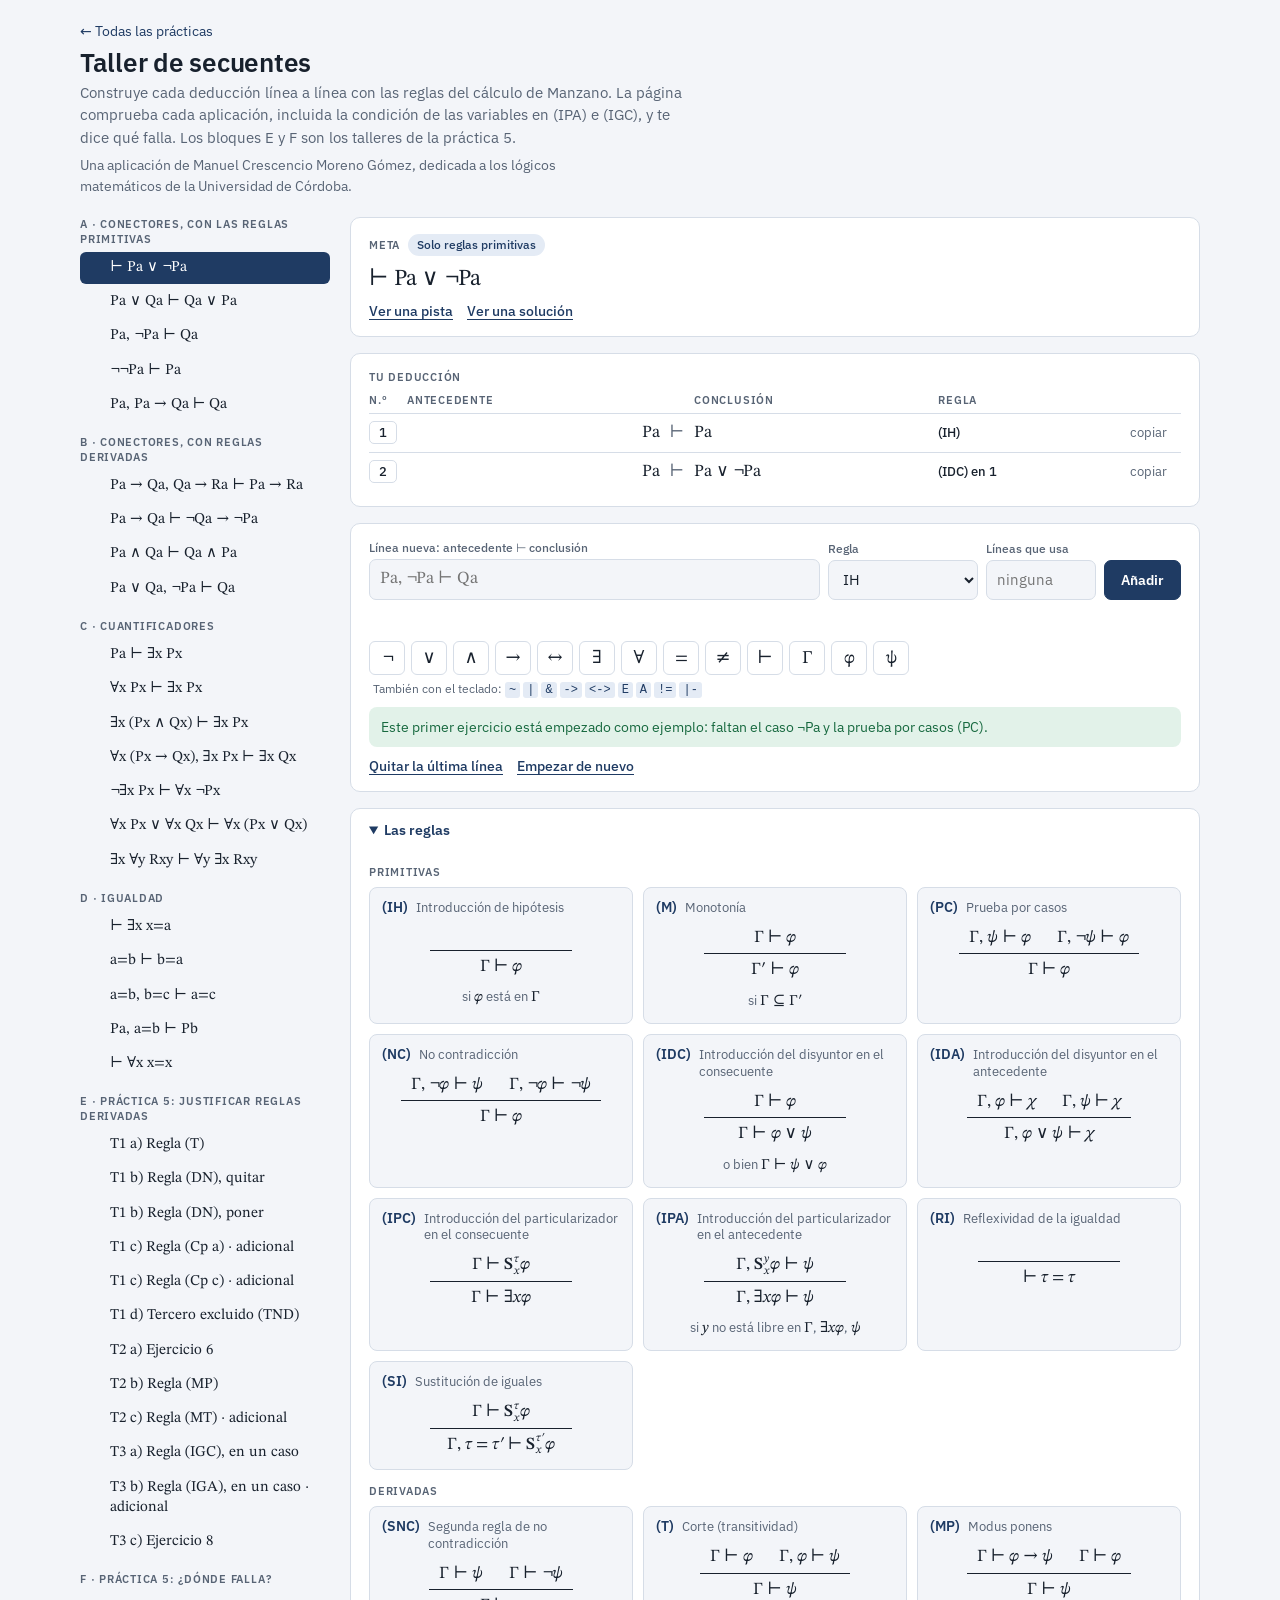
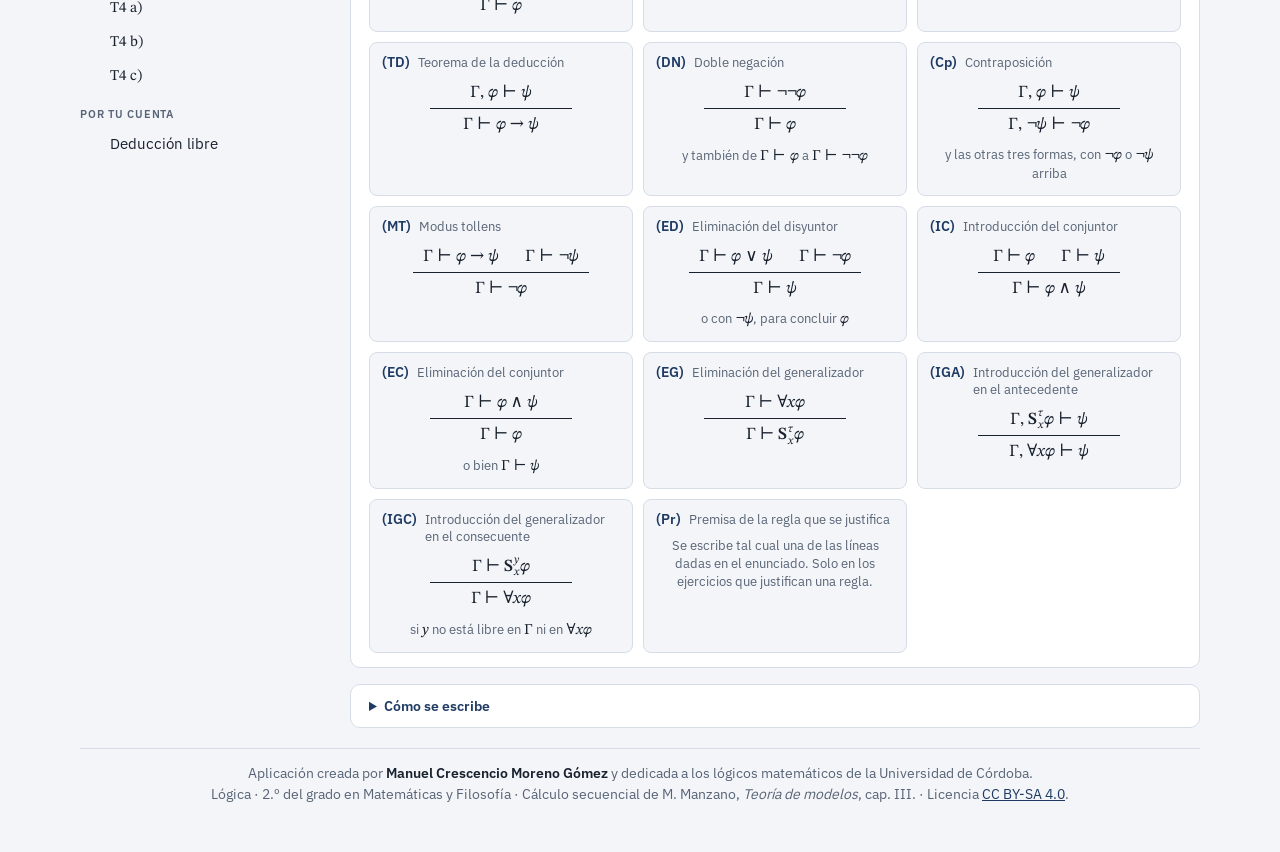
<file: secuentes.html>
<!doctype html>
<html lang="es">
<head>
<meta charset="utf-8">
<meta name="viewport" content="width=device-width,initial-scale=1,viewport-fit=cover">
<title>Taller de secuentes</title>
<link rel="icon" href="data:image/svg+xml,%3Csvg xmlns=%27http://www.w3.org/2000/svg%27 viewBox=%270 0 32 32%27%3E%3Crect width=%2732%27 height=%2732%27 rx=%276%27 fill=%27%231f3b63%27/%3E%3Ctext x=%2716%27 y=%2723%27 font-size=%2720%27 text-anchor=%27middle%27 fill=%27white%27 font-family=%27serif%27%3E%E2%8A%A2%3C/text%3E%3C/svg%3E">
<link rel="stylesheet" href="fuentes/fuentes.css">
<style>:root{color-scheme:light;box-sizing:border-box;padding-top:env(safe-area-inset-top,0px);padding-bottom:env(safe-area-inset-bottom,0px)}html{scroll-padding-top:env(safe-area-inset-top,0px)}body{margin:0;padding:0;font:14px -apple-system,BlinkMacSystemFont,sans-serif;background:#fff;color:#000}img{max-width:100%}[hidden]:not([hidden=until-found i]){display:none!important}</style>
<style>
/* Disposición: cuaderno de deducciones. Lista de ejercicios a la izquierda; a la derecha la meta, la deducción numerada como en la hoja de reglas, y la línea nueva. */
:root{
  --bg:#f3f5f9; --surface:#ffffff; --ink:#18212d; --muted:#586475; --line:#d6dde7;
  --accent:#1f3b63; --accent-ink:#ffffff; --accent-soft:#e4ebf5;
  --ok:#17693f; --ok-soft:#e2f2e9; --err:#a63a1a; --err-soft:#fbe9e2;
  --ui:"IBM Plex Sans",system-ui,-apple-system,"Segoe UI",sans-serif;
  --math:"STIX Two Text","STIX Two Math","Cambria Math","Noto Sans Math","DejaVu Serif",serif;
}
@media (prefers-color-scheme: dark){ :root:not([data-theme="light"]){
  --bg:#11161d; --surface:#19202a; --ink:#e7ecf3; --muted:#9ba8b8; --line:#2d3746;
  --accent:#9dbdee; --accent-ink:#0f1620; --accent-soft:#213047;
  --ok:#6fd09b; --ok-soft:#173326; --err:#f39a78; --err-soft:#3b211a; color-scheme:dark } }
:root[data-theme="dark"]{
  --bg:#11161d; --surface:#19202a; --ink:#e7ecf3; --muted:#9ba8b8; --line:#2d3746;
  --accent:#9dbdee; --accent-ink:#0f1620; --accent-soft:#213047;
  --ok:#6fd09b; --ok-soft:#173326; --err:#f39a78; --err-soft:#3b211a; color-scheme:dark }
*{box-sizing:border-box}
[hidden]{display:none!important}
#pickbox{display:none}
body{background:var(--bg);color:var(--ink);font:15px/1.5 var(--ui);padding-block:20px 48px;
  padding-left:max(16px,env(safe-area-inset-left,0px));padding-right:max(16px,env(safe-area-inset-right,0px))}
.wrap{max-width:1120px;margin:0 auto;display:grid;gap:20px}
header h1{font:600 26px/1.15 var(--ui);margin:0 0 4px;letter-spacing:-.01em;text-wrap:balance}
header p{margin:0;color:var(--muted);max-width:68ch}
.cols{display:grid;grid-template-columns:250px minmax(0,1fr);gap:20px;align-items:start}
nav{display:grid;gap:14px}
nav h2{font:600 11px/1.3 var(--ui);letter-spacing:.07em;text-transform:uppercase;color:var(--muted);margin:0 0 6px}
nav ul{list-style:none;margin:0;padding:0;display:grid;gap:2px}
nav button{width:100%;text-align:left;background:none;border:0;border-radius:6px;padding:6px 8px;color:var(--ink);cursor:pointer;
  font:15px/1.35 var(--math);display:flex;gap:8px;align-items:baseline}
nav button:hover{background:var(--accent-soft)}
nav button[aria-current="true"]{background:var(--accent);color:var(--accent-ink)}
nav .st{font:600 12px var(--ui);width:14px;flex:none;color:var(--ok)}
nav button[aria-current="true"] .st{color:inherit}
nav .free{font-family:var(--ui)}
main{display:grid;grid-template-columns:minmax(0,1fr);gap:16px;min-width:0}
.panel,form.new,.row>*{min-width:0}
.panel{background:var(--surface);border:1px solid var(--line);border-radius:10px;padding:16px 18px}
.goal{display:grid;gap:8px}
.eyebrow{font:600 11px/1.3 var(--ui);letter-spacing:.07em;text-transform:uppercase;color:var(--muted)}
.goal .seq{font:400 23px/1.3 var(--math);overflow-x:auto}
.goal .meta{display:flex;flex-wrap:wrap;gap:8px;align-items:center}
.chip{font:500 12px/1 var(--ui);padding:5px 9px;border-radius:999px;background:var(--accent-soft);color:var(--accent)}
.chip.ok{background:var(--ok-soft);color:var(--ok)}
.linkbtn{background:none;border:0;padding:0;color:var(--accent);font:500 14px var(--ui);cursor:pointer;text-decoration:underline;text-underline-offset:3px}
.hint{margin:0;color:var(--muted);max-width:68ch}
#freegoal{display:flex;gap:8px;flex-wrap:wrap}
.tablebox{overflow-x:auto}
table.ded{border-collapse:collapse;width:100%;font:17px/1.4 var(--math)}
table.ded th{font:600 11px/1.3 var(--ui);letter-spacing:.07em;text-transform:uppercase;color:var(--muted);text-align:left;padding:0 10px 6px 0;white-space:nowrap}
table.ded td{padding:7px 10px 7px 0;border-top:1px solid var(--line);vertical-align:baseline}
table.ded td.n{font:500 13px var(--ui);color:var(--muted);font-variant-numeric:tabular-nums;width:1%;white-space:nowrap}
table.ded td.n button{background:none;border:1px solid var(--line);border-radius:5px;min-width:28px;padding:2px 6px;color:var(--ink);font:inherit;cursor:pointer}
table.ded td.n button:hover{border-color:var(--accent);color:var(--accent)}
table.ded td.a{text-align:right;white-space:nowrap}
table.ded td.t{width:1%;color:var(--muted)}
table.ded td.c{white-space:nowrap}
table.ded td.r{font:500 13px var(--ui);white-space:nowrap}
table.ded td.r small{display:block;font:400 12px var(--ui);color:var(--muted);white-space:normal;max-width:30ch}
table.ded td.u{width:1%}
table.ded tr.goalrow td{background:var(--ok-soft)}
.icon{background:none;border:0;color:var(--muted);cursor:pointer;font:13px var(--ui);padding:2px 4px;border-radius:4px}
.icon:hover{color:var(--accent);background:var(--accent-soft)}
.empty{color:var(--muted);margin:4px 0 0}
form.new{display:grid;gap:10px}
.row{display:grid;grid-template-columns:minmax(0,1fr) 150px 110px auto;gap:8px;align-items:end}
label{display:grid;gap:4px;font:500 12px var(--ui);color:var(--muted)}
input,select{font:17px/1.3 var(--math);padding:8px 10px;border:1px solid var(--line);border-radius:7px;background:var(--bg);color:var(--ink);width:100%;min-width:0}
select,#refs{font:15px/1.3 var(--ui);height:40px}
input:focus-visible,select:focus-visible,button:focus-visible{outline:2px solid var(--accent);outline-offset:2px}
.btn{font:600 14px var(--ui);padding:0 16px;height:40px;border-radius:7px;border:1px solid var(--accent);background:var(--accent);color:var(--accent-ink);cursor:pointer;white-space:nowrap}
.btn.ghost{background:none;color:var(--accent)}
.pal{display:flex;flex-wrap:wrap;gap:6px;align-items:center}
.pal button{font:18px/1 var(--math);min-width:36px;height:34px;border:1px solid var(--line);border-radius:6px;background:var(--surface);color:var(--ink);cursor:pointer}
.pal button:hover{border-color:var(--accent);color:var(--accent)}
.pal span{font:12px var(--ui);color:var(--muted);margin-left:4px}
.pal code{font:12px ui-monospace,Menlo,Consolas,monospace;background:var(--accent-soft);color:var(--accent);padding:1px 4px;border-radius:3px}
#preview{font:15px/1.4 var(--math);color:var(--muted);min-height:1.4em;overflow-x:auto;white-space:nowrap}
#preview.bad{font-family:var(--ui);font-size:13px;color:var(--err);white-space:normal}
#msg,#emsg{border-radius:8px;padding:10px 12px;font:14px/1.45 var(--ui)}
#emsg{margin-top:10px;white-space:pre-line} #emsg.ok{background:var(--ok-soft);color:var(--ok)} #emsg.err{background:var(--err-soft);color:var(--err)}
#given{margin:0 0 8px;color:var(--muted);font-size:14px} #given .m{font-family:var(--math);font-size:17px;color:var(--ink)}
#raw{color:var(--muted)}
#msg.ok{background:var(--ok-soft);color:var(--ok)} #msg.err{background:var(--err-soft);color:var(--err)}
#msg.done{background:var(--ok-soft);color:var(--ok);font-weight:600}
.actions{display:flex;gap:14px;flex-wrap:wrap;align-items:center}
details{background:var(--surface);border:1px solid var(--line);border-radius:10px;padding:0 18px}
details summary{cursor:pointer;font:600 14px var(--ui);padding:12px 0;color:var(--accent)}
details[open]{padding-bottom:14px}
.rgroup{font:600 11px var(--ui);letter-spacing:.07em;text-transform:uppercase;color:var(--muted);margin:14px 0 8px}
.rgrid{display:grid;grid-template-columns:repeat(auto-fill,minmax(250px,1fr));gap:10px}
.rule{border:1px solid var(--line);border-radius:8px;padding:10px 12px 12px;display:grid;gap:8px;align-content:start;background:var(--bg)}
.rule .rh{display:flex;gap:8px;align-items:baseline;font:13px/1.3 var(--ui);color:var(--muted)}
.rule .rh b{font:600 14px var(--ui);color:var(--accent);white-space:nowrap}
.rule .fr{display:inline-grid;justify-self:center;justify-items:center;font:17px/1.5 var(--math);min-width:60%}
.rule .fr .pr{display:flex;gap:6px 26px;flex-wrap:wrap;justify-content:center;padding:0 10px 3px;min-height:1.5em}
.rule .fr .cn{border-top:1.5px solid var(--ink);padding:3px 10px 0;justify-self:stretch;text-align:center}
.rule .fr span.q{white-space:nowrap}
.rule i{font-style:italic}
.rule .cd{font:13px/1.4 var(--ui);color:var(--muted);text-align:center;margin:0}
.rule .cd .q{font:15px var(--math);color:var(--ink)}
.Ss{display:inline-flex;align-items:center;white-space:nowrap}
.Ss b{font-weight:600;font-style:normal}
.Ss .ix{display:inline-flex;flex-direction:column;font-size:.68em;line-height:1.05;margin:0 .12em 0 .06em;text-align:left}
footer.credit{border-top:1px solid var(--line);padding-top:14px;color:var(--muted);font:14px/1.5 var(--ui);text-align:center}
footer.credit b{color:var(--ink);font-weight:600}
footer.credit a,.back{color:var(--accent)}
.back{display:inline-block;margin-bottom:8px;font:14px var(--ui);text-decoration:none}
.back:hover{text-decoration:underline}
header .by{margin-top:6px;font-size:14px}
.help p{margin:0 0 8px;max-width:72ch} .help .m{font-family:var(--math);font-size:16px}
@media (max-width:820px){
  .cols{grid-template-columns:minmax(0,1fr)}
  nav{display:none} #pickbox{display:grid}
  .row{grid-template-columns:minmax(0,1fr) minmax(0,1fr)} .row label.s{grid-column:1/-1}
  .goal .seq{font-size:20px} table.ded{font-size:16px}
}
</style>
</head>
<body>
<div class="wrap">
<header>
  <a class="back" href="./">← Todas las prácticas</a>
  <h1>Taller de secuentes</h1>
  <p>Construye cada deducción línea a línea con las reglas del cálculo de Manzano. La página comprueba cada aplicación, incluida la condición de las variables en (IPA) e (IGC), y te dice qué falla. Los bloques E y F son los talleres de la práctica 5.</p>
  <p class="by">Una aplicación de Manuel Crescencio Moreno Gómez, dedicada a los lógicos matemáticos de la Universidad de Córdoba.</p>
</header>
<div class="cols">
<nav id="nav" aria-label="Ejercicios"></nav>
<main>
  <label id="pickbox">Ejercicio<select id="pick" style="font-family:var(--math);font-size:16px"></select></label>
  <section class="panel goal" aria-labelledby="gl">
    <div class="meta"><span class="eyebrow" id="gl">Meta</span><span class="chip" id="mode"></span><span class="chip ok" id="solved" hidden>Resuelto</span></div>
    <p id="given" hidden></p>
    <div class="seq" id="goal"></div>
    <div id="freegoal" hidden><label style="flex:1;min-width:200px">Tu meta (opcional)<input id="fg" autocomplete="off" spellcheck="false" placeholder="∀x Px ⊢ Pa"></label></div>
    <div class="actions"><button class="linkbtn" id="bhint" type="button">Ver una pista</button><button class="linkbtn" id="bsol" type="button">Ver una solución</button></div>
    <p class="hint" id="hint" hidden></p>
    <div class="tablebox" id="sol" hidden></div>
  </section>
  <section class="panel" aria-labelledby="dl">
    <div class="eyebrow" id="dl" style="margin-bottom:8px">Tu deducción</div>
    <div class="tablebox"><table class="ded" id="ded"></table></div>
    <div id="emsg" role="status" aria-live="polite" hidden></div>
    <p class="empty" id="empty">Todavía no hay líneas. Casi todas las deducciones empiezan con (IH).</p>
  </section>
  <section class="panel" id="formpanel">
    <form class="new" id="form" autocomplete="off">
      <div class="row">
        <label class="s">Línea nueva: antecedente ⊢ conclusión<input id="seq" spellcheck="false" autocapitalize="off" placeholder="Pa, ¬Pa ⊢ Qa"></label>
        <label>Regla<select id="rule"></select></label>
        <label>Líneas que usa<input id="refs" inputmode="numeric" placeholder="—"></label>
        <button class="btn" type="submit">Añadir</button>
      </div>
      <div id="preview" aria-live="polite"></div>
      <div class="pal" id="pal"></div>
      <div id="msg" role="status" aria-live="polite" hidden></div>
      <div class="actions"><button class="linkbtn" id="undo" type="button">Quitar la última línea</button><button class="linkbtn" id="clear" type="button">Empezar de nuevo</button></div>
    </form>
  </section>
  <details open><summary>Las reglas</summary><div id="rules"></div></details>
  <details class="help"><summary>Cómo se escribe</summary>
    <p>Las fórmulas se escriben como en clase, en notación prefija: <span class="m">Px</span>, <span class="m">Rxy</span>, <span class="m">a=b</span>. Relatores: cualquier mayúscula salvo A y E. Variables: <span class="m">x y z u v w</span>. Constantes: <span class="m">a b c d e</span>. Functores de un argumento: <span class="m">f g h</span> (por ejemplo <span class="m">Pfa</span>).</p>
    <p>El antecedente va separado por comas y puede estar vacío: <span class="m">⊢ a=a</span>. El orden y las repeticiones del antecedente no importan.</p>
    <p>Un cuantificador afecta solo a lo que tiene inmediatamente detrás: <span class="m">∃x Px ∨ Qx</span> es <span class="m">(∃x Px) ∨ Qx</span>. Para un alcance mayor, usa paréntesis: <span class="m">∃x (Px ∨ Qx)</span>.</p>
    <p>Las abreviaturas cuentan como lo que abrevian: <span class="m">φ → ψ</span> es <span class="m">¬φ ∨ ψ</span>, <span class="m">φ ∧ ψ</span> es <span class="m">¬(¬φ ∨ ¬ψ)</span> y <span class="m">∀x φ</span> es <span class="m">¬∃x ¬φ</span>. Por eso (IDA) sirve con un condicional en el antecedente.</p>
    <p>No hace falta ninguna regla para pasar de una conectiva definida a su definición: una línea con <span class="m">Pa → Qa</span> y la misma línea con <span class="m">¬Pa ∨ Qa</span> son para la página la misma línea, y puedes escribirla de la forma que te convenga cada vez. Bajo la casilla se ve la fórmula sin abreviaturas.</p>
    <p>En el bloque E se justifican reglas: <span class="m">Γ</span>, <span class="m">φ</span> y <span class="m">ψ</span> son letras esquemáticas (están en los botones), y las líneas dadas en el enunciado se escriben con la regla (Pr). En cada ejercicio valen las primitivas y las derivadas que indica la etiqueta.</p>
    <p>En el bloque A solo se admiten las diez reglas primitivas. La página guarda tus deducciones en este navegador.</p>
  </details>
</main>
</div>
<footer class="credit">Aplicación creada por <b>Manuel Crescencio Moreno Gómez</b> y dedicada a los lógicos matemáticos de la Universidad de Córdoba.<br>Lógica · 2.º del grado en Matemáticas y Filosofía · Cálculo secuencial de M. Manzano, <i>Teoría de modelos</i>, cap. III. · Licencia <a href="https://creativecommons.org/licenses/by-sa/4.0/deed.es">CC BY-SA 4.0</a>.</footer>
</div>
<script>
// ---------- Núcleo lógico: análisis de fórmulas y comprobación de reglas ----------
const VARS='xyzuvw', CONS='abcde', FNS='fgh';
function tokenize(s){
  const out=[]; let i=0;
  const two={'->':'→','|-':'⊢','!=':'≠'}, one={'~':'¬','|':'∨','&':'∧','E':'∃','A':'∀'};
  while(i<s.length){
    const c=s[i];
    if(/\s/.test(c)){i++;continue;}
    if(s.startsWith('<->',i)){out.push('↔');i+=3;continue;}
    if(two[s.substr(i,2)]){out.push(two[s.substr(i,2)]);i+=2;continue;}
    if(one[c]){out.push(one[c]);i++;continue;}
    if('¬∨∧→↔∃∀=≠(),⊢'.includes(c)){out.push(c);i++;continue;}
    if(/[a-z]/.test(c)){let j=i+1;while(j<s.length&&/[0-9']/.test(s[j]))j++;out.push({id:s.slice(i,j)});i=j;continue;}
    if(/[B-DF-Z]/.test(c)){out.push({rel:c});i++;continue;}
    if('φψχΓ'.includes(c)){out.push({rel:c,sch:true});i++;continue;}
    throw new Error('No entiendo el símbolo «'+c+'».');
  }
  return out;
}
const N=a=>({t:'not',a}), O=(a,b)=>({t:'or',a,b}), X=(v,a)=>({t:'ex',v,a});
const sg=(f,s)=>(f.s=s,f);
const AND=(a,b)=>sg(N(O(N(a),N(b))),['∧',a,b]), IMP=(a,b)=>sg(O(N(a),b),['→',a,b]), ALL=(v,a)=>sg(N(X(v,N(a))),['∀',v,a]);
function parser(toks){
  let p=0; const peek=()=>toks[p], next=()=>toks[p++];
  const isId=t=>t&&typeof t==='object'&&t.id!==undefined;
  function term(){
    const t=next(); if(!isId(t)) throw new Error('Esperaba un término (una variable o una constante).');
    const h=t.id[0];
    if(FNS.includes(h)) return {t:'fn',n:t.id,a:term()};
    if(VARS.includes(h)) return {t:'var',n:t.id};
    if(CONS.includes(h)) return {t:'con',n:t.id};
    throw new Error('«'+t.id+'» no es una variable ('+VARS.split('').join(', ')+') ni una constante ('+CONS.split('').join(', ')+') ni un functor ('+FNS.split('').join(', ')+').');
  }
  function atom(){
    const t=peek();
    if(t&&t.rel){next(); const args=[]; while(!t.sch&&isId(peek())) args.push(term()); return {t:'rel',n:t.rel,args};}
    if(isId(t)){const l=term(); const o=next();
      if(o==='=') return {t:'eq',l,r:term()};
      if(o==='≠'){const e={t:'eq',l,r:term()}; return sg(N(e),['≠',e.l,e.r]);}
      throw new Error('Después de un término esperaba «=».');}
    throw new Error(t===undefined?'La fórmula está incompleta.':'No esperaba «'+(typeof t==='string'?t:(t.id||t.rel))+'» aquí.');
  }
  function un(){
    const t=peek();
    if(t==='¬'){next();return N(un());}
    if(t==='∃'||t==='∀'){next(); const vs=[];
      while(isId(peek())&&VARS.includes(peek().id[0])&&toks[p+1]!=='='&&toks[p+1]!=='≠') vs.push(next().id);
      if(!vs.length) throw new Error('Después de '+t+' tiene que venir una variable.');
      let b=un(); for(let i=vs.length-1;i>=0;i--) b=t==='∃'?X(vs[i],b):ALL(vs[i],b); return b;}
    if(t==='('){next(); const f=iff(); if(next()!==')') throw new Error('Falta cerrar un paréntesis.'); return f;}
    return atom();
  }
  function con(){let a=un(); while(peek()==='∧'){next();a=AND(a,un());} return a;}
  function dis(){let a=con(); while(peek()==='∨'){next();a=O(a,con());} return a;}
  function imp(){const a=dis(); if(peek()==='→'){next();return IMP(a,imp());} return a;}
  function iff(){const a=imp(); if(peek()==='↔'){next();const b=imp();return sg(AND(IMP(a,b),IMP(b,a)),['↔',a,b]);} return a;}
  return {iff,peek,next,done:()=>p>=toks.length};
}
function parseFormula(s){const P=parser(tokenize(s)); const f=P.iff(); if(!P.done()) throw new Error('Sobra algo al final de la fórmula «'+s.trim()+'».'); return f;}
function parseSequent(s){
  const toks=tokenize(s); const k=toks.indexOf('⊢');
  if(k<0) throw new Error('Falta el símbolo ⊢ entre el antecedente y la conclusión.');
  if(toks.indexOf('⊢',k+1)>=0) throw new Error('Solo puede haber un ⊢ en cada línea.');
  const G=[]; let cur=[]; let depth=0;
  for(const t of toks.slice(0,k)){ if(t==='(')depth++; if(t===')')depth--; if(t===','&&depth===0){G.push(cur);cur=[];} else cur.push(t);}
  if(cur.length) G.push(cur); else if(G.length) throw new Error('Hay una coma de más en el antecedente.');
  const one=ts=>{const P=parser(ts); const f=P.iff(); if(!P.done()) throw new Error('Sobra algo en una fórmula. Separa las fórmulas del antecedente con comas.'); return f;};
  const rhs=toks.slice(k+1); if(!rhs.length) throw new Error('Falta la conclusión, a la derecha de ⊢.');
  return mk(G.map(one),one(rhs));
}
function mk(G,c){const seen=new Set(),GG=[]; for(const f of G){const k=key(f); if(!seen.has(k)){seen.add(k);GG.push(f);}} return {G:GG,Gk:seen,c,ck:key(c)};}
function key(f){switch(f.t){
  case 'var':case 'con':return f.n; case 'fn':return f.n+'('+key(f.a)+')';
  case 'rel':return f.n+'['+f.args.map(key).join(',')+']'; case 'eq':return '('+key(f.l)+'='+key(f.r)+')';
  case 'not':return '¬'+key(f.a); case 'or':return '('+key(f.a)+'∨'+key(f.b)+')'; case 'ex':return '∃'+f.v+'.'+key(f.a);}}
// escritura legible, recuperando las abreviaturas
function show(f,top=true,raw=false){
  const tm=t=>t.t==='fn'?t.n+tm(t.a):t.n;
  const par=(s,b)=>b?'('+s+')':s;
  function go(f,ctx){ // ctx: 0 libre, 1 dentro de un conector binario, 3 bajo ¬ o cuantificador
    if(f.s&&!raw){const [op,a,b]=f.s;
      if(op==='∀') return '∀'+a+' '+go(b,3);
      if(op==='≠') return tm(a)+'≠'+tm(b);
      return par(go(a,1)+' '+op+' '+go(b,1),ctx>=1);}
    if(f.t==='rel') return f.n+f.args.map(tm).join('');
    if(f.t==='eq') return tm(f.l)+'='+tm(f.r);
    if(f.t==='ex') return '∃'+f.v+' '+go(f.a,3);
    if(f.t==='not') return '¬'+go(f.a,3);
    if(f.t==='or') return par(go(f.a,1)+' ∨ '+go(f.b,1),ctx>=1);
  }
  return go(f,0);
}
const showSeq=(L,raw)=>(L.G.length?L.G.map(f=>show(f,true,raw)).join(', ')+' ':'')+'⊢ '+show(L.c,true,raw);
function tvars(t,s=new Set()){if(t.t==='var')s.add(t.n); else if(t.t==='fn')tvars(t.a,s); return s;}
function free(f,bound=[],s=new Set()){
  switch(f.t){case 'rel':f.args.forEach(a=>tvars(a).forEach(v=>{if(!bound.includes(v))s.add(v)}));break;
    case 'eq':[f.l,f.r].forEach(a=>tvars(a).forEach(v=>{if(!bound.includes(v))s.add(v)}));break;
    case 'not':free(f.a,bound,s);break; case 'or':free(f.a,bound,s);free(f.b,bound,s);break;
    case 'ex':free(f.a,bound.concat(f.v),s);break;} return s;}
const freeAll=fs=>{const s=new Set(); fs.forEach(f=>free(f,[],s)); return s;};
// ¿objetivo = S^τ_x cuerpo para algún τ? Devuelve {ok,tau} (tau indefinido si x no está libre en cuerpo)
function matchSubst(body,target,x){
  let tau, cap=false;
  function mt(b,t,bound){
    if(b.t==='var'&&b.n===x&&!bound.includes(x)){
      if(tau===undefined){tau=t;} else if(key(tau)!==key(t)) return false;
      if([...tvars(t)].some(v=>bound.includes(v))) cap=true; return true;}
    if(b.t!==t.t) return false;
    if(b.t==='fn') return b.n===t.n&&mt(b.a,t.a,bound);
    return b.n===t.n;}
  function m(b,t,bound){
    if(b.t!==t.t) return false;
    switch(b.t){case 'rel':return b.n===t.n&&b.args.length===t.args.length&&b.args.every((a,i)=>mt(a,t.args[i],bound));
      case 'eq':return mt(b.l,t.l,bound)&&mt(b.r,t.r,bound); case 'not':return m(b.a,t.a,bound);
      case 'or':return m(b.a,t.a,bound)&&m(b.b,t.b,bound); case 'ex':return b.v===t.v&&m(b.a,t.a,bound.concat(b.v));}}
  const ok=m(body,target,[]);
  return {ok:ok&&!cap,tau,cap:ok&&cap};
}
// ¿q sale de p cambiando algunas apariciones (libres) del término t por t2?
function replSome(p,q,t,t2){
  const tk=key(t),t2k=key(t2), vs=new Set([...tvars(t),...tvars(t2)]);
  function mt(a,b,bound){
    if(key(a)===key(b)) return true;
    if(key(a)===tk&&key(b)===t2k&&![...vs].some(v=>bound.includes(v))) return true;
    return a.t==='fn'&&b.t==='fn'&&a.n===b.n&&mt(a.a,b.a,bound);}
  function m(a,b,bound){
    if(a.t!==b.t) return false;
    switch(a.t){case 'rel':return a.n===b.n&&a.args.length===b.args.length&&a.args.every((x,i)=>mt(x,b.args[i],bound));
      case 'eq':return mt(a.l,b.l,bound)&&mt(a.r,b.r,bound); case 'not':return m(a.a,b.a,bound);
      case 'or':return m(a.a,b.a,bound)&&m(a.b,b.b,bound); case 'ex':return a.v===b.v&&m(a.a,b.a,bound.concat(a.v));}}
  return m(p,q,[]);
}
const sub=(A,B)=>[...A].every(k=>B.has(k)), seteq=(A,B)=>A.size===B.size&&sub(A,B);
const plus=(A,k)=>new Set([...A,k]), minus=(A,k)=>{const s=new Set(A);s.delete(k);return s;};
// premisa «Γ, extra ⊢ …» frente a Γ (conjunto de claves R)
const ext=(p,R,k)=>sub(R,plus(p.Gk,k))&&sub(p.Gk,plus(R,k));
const isNeg=(a,b)=>key(a)===key(N(b))||key(b)===key(N(a)); // una es la negación de la otra
const no=msg=>({ok:false,msg}), yes=(note)=>({ok:true,note});
const ANT='Los antecedentes no cuadran con la regla. Si hace falta, iguálalos antes con (M).';
const isAll=f=>f.t==='not'&&f.a.t==='ex'&&f.a.a.t==='not', isAnd=f=>f.t==='not'&&f.a.t==='or'&&f.a.a.t==='not'&&f.a.b.t==='not', isImp=f=>f.t==='or'&&f.a.t==='not';
let GIVEN=[]; const setGiven=a=>{GIVEN=a;};
const same=(A,B)=>A.ck===B.ck&&seteq(A.Gk,B.Gk);
const RULES={
 IH:{n:0,prim:true,name:'Introducción de hipótesis',form:'Γ ⊢ φ, si φ está en Γ',
  chk:(L)=>L.Gk.has(L.ck)?yes():no('La conclusión «'+show(L.c)+'» no está en el antecedente.')},
 M:{n:1,prim:true,name:'Monotonía',form:'de Γ ⊢ φ a Γ′ ⊢ φ, si Γ ⊆ Γ′',
  chk:(L,[p])=>p.ck!==L.ck?no('(M) no cambia la conclusión.'):sub(p.Gk,L.Gk)?yes():no('(M) solo añade fórmulas al antecedente: no puede quitar ninguna.')},
 PC:{n:2,prim:true,name:'Prueba por casos',form:'de Γ,ψ ⊢ φ y Γ,¬ψ ⊢ φ a Γ ⊢ φ',
  chk:(L,[p,q])=>{ if(p.ck!==L.ck||q.ck!==L.ck) return no('Las dos líneas y la nueva deben tener la misma conclusión.');
   for(const [a,b] of [[p,q],[q,p]]) for(const f of a.G){const nk=key(N(f)); if(b.Gk.has(nk)&&ext(a,L.Gk,key(f))&&ext(b,L.Gk,nk)) return yes();}
   return no('No encuentro los dos casos: una línea debe tener ψ en el antecedente y la otra ¬ψ, y el resto (Γ) debe ser el antecedente nuevo.');}},
 NC:{n:2,prim:true,name:'No contradicción',form:'de Γ,¬φ ⊢ ψ y Γ,¬φ ⊢ ¬ψ a Γ ⊢ φ',
  chk:(L,[p,q])=>{const nk=key(N(L.c));
   if(!p.Gk.has(nk)||!q.Gk.has(nk)) return no('Las dos líneas deben tener «'+show(N(L.c))+'» en el antecedente (la negación de lo que quieres concluir).');
   if(!ext(p,L.Gk,nk)||!ext(q,L.Gk,nk)) return no(ANT);
   return key(q.c)===key(N(p.c))||key(p.c)===key(N(q.c))?yes():no('Las conclusiones de las dos líneas deben ser una fórmula y su negación.');}},
 IDC:{n:1,prim:true,name:'Introducción del disyuntor en el consecuente',form:'de Γ ⊢ φ a Γ ⊢ φ∨ψ (o Γ ⊢ ψ∨φ)',
  chk:(L,[p])=>{ if(L.c.t!=='or') return no('La conclusión nueva debe ser una disyunción.');
   if(!seteq(p.Gk,L.Gk)) return no('(IDC) no cambia el antecedente.');
   return p.ck===key(L.c.a)||p.ck===key(L.c.b)?yes():no('La conclusión de la línea citada debe ser uno de los dos disyuntos.');}},
 IDA:{n:2,prim:true,name:'Introducción del disyuntor en el antecedente',form:'de Γ,φ ⊢ χ y Γ,ψ ⊢ χ a Γ,φ∨ψ ⊢ χ',
  chk:(L,[p,q])=>{ if(p.ck!==L.ck||q.ck!==L.ck) return no('Las dos líneas y la nueva deben tener la misma conclusión.');
   const ds=L.G.filter(f=>f.t==='or'); if(!ds.length) return no('En el antecedente nuevo tiene que haber una disyunción.');
   for(const d of ds){const R=minus(L.Gk,key(d)); for(const [a,b] of [[p,q],[q,p]]){
     const ka=key(d.a),kb=key(d.b); if(a.Gk.has(ka)&&b.Gk.has(kb)&&ext(a,R,ka)&&ext(b,R,kb)) return yes();}}
   return no('Una línea debe tener en el antecedente el primer disyunto y la otra el segundo, con el mismo resto Γ.');}},
 IPC:{n:1,prim:true,name:'Introducción del particularizador en el consecuente',form:'de Γ ⊢ S^τ_x φ a Γ ⊢ ∃xφ',
  chk:(L,[p])=>{ if(L.c.t!=='ex') return no('La conclusión nueva debe empezar por ∃.');
   if(!seteq(p.Gk,L.Gk)) return no('(IPC) no cambia el antecedente.');
   const m=matchSubst(L.c.a,p.c,L.c.v);
   if(m.cap) return no('Ese término no se puede sustituir ahí: una de sus variables quedaría ligada.');
   return m.ok?yes(m.tau?'τ = '+showT(m.tau):''):no('La conclusión citada no es «'+show(L.c.a)+'» con un mismo término en todos los lugares de '+L.c.v+'.');}},
 IPA:{n:1,prim:true,name:'Introducción del particularizador en el antecedente',form:'de Γ,S^y_x φ ⊢ ψ a Γ,∃xφ ⊢ ψ, si y no está libre en Γ, ∃xφ, ψ',
  chk:(L,[p])=>{ if(p.ck!==L.ck) return no('(IPA) no cambia la conclusión.');
   const es=L.G.filter(f=>f.t==='ex'); if(!es.length) return no('En el antecedente nuevo tiene que haber una fórmula que empiece por ∃.');
   let why='No encuentro en la línea citada la fórmula sin el ∃ (con una variable y en lugar de la variable cuantificada).';
   for(const e of es){const R=minus(L.Gk,key(e)); for(const th of p.G){
     const m=matchSubst(e.a,th,e.v); if(!m.ok||!ext(p,R,key(th))) continue;
     if(m.tau===undefined) return yes();
     if(m.tau.t!=='var'){why='En (IPA) lo que sustituye a '+e.v+' tiene que ser una variable, no «'+showT(m.tau)+'».';continue;}
     const y=m.tau.n, rest=L.G.filter(f=>key(f)!==key(e));
     if(freeAll(rest).has(y)){why='No se cumple la condición: '+y+' está libre en el resto del antecedente (Γ).';continue;}
     if(free(e).has(y)){why='No se cumple la condición: '+y+' está libre en «'+show(e)+'».';continue;}
     if(free(L.c).has(y)){why='No se cumple la condición: '+y+' está libre en la conclusión «'+show(L.c)+'».';continue;}
     return yes('y = '+y+': no está libre en Γ, ni en '+show(e)+', ni en la conclusión');}}
   return no(why);}},
 RI:{n:0,prim:true,name:'Reflexividad de la igualdad',form:'⊢ τ=τ',
  chk:(L)=>L.c.t!=='eq'||key(L.c.l)!==key(L.c.r)?no('La conclusión debe ser de la forma τ=τ.'):L.G.length?no('(RI) se escribe sin antecedente. Si lo necesitas, añádelo después con (M).'):yes()},
 SI:{n:1,prim:true,name:'Sustitución de iguales',form:'de Γ ⊢ S^τ_x φ a Γ,τ=τ′ ⊢ S^τ′_x φ',
  chk:(L,[p])=>{const es=L.G.filter(f=>f.t==='eq'); if(!es.length) return no('En el antecedente nuevo tiene que haber una igualdad τ=τ′.');
   for(const e of es){ if(sub(p.Gk,L.Gk)&&sub(L.Gk,plus(p.Gk,key(e)))&&replSome(p.c,L.c,e.l,e.r)) return yes('con '+showT(e.l)+'='+showT(e.r)); }
   return no('La conclusión nueva debe salir de la citada cambiando τ por τ′, donde τ=τ′ es la igualdad del antecedente (en ese orden).');}},
 Pr:{n:0,given:true,name:'Premisa de la regla que se justifica',form:'una de las líneas dadas en el enunciado',
  chk:(L)=>GIVEN.some(g=>same(g,L))?yes():no('Esa línea no es ninguna de las premisas dadas en el enunciado.')},
 SNC:{n:2,name:'Segunda regla de no contradicción',form:'de Γ ⊢ ψ y Γ ⊢ ¬ψ a Γ ⊢ φ',
  chk:(L,[p,q])=>!seteq(p.Gk,L.Gk)||!seteq(q.Gk,L.Gk)?no(ANT):key(q.c)===key(N(p.c))||key(p.c)===key(N(q.c))?yes():no('Las conclusiones de las dos líneas deben ser una fórmula y su negación.')},
 T:{n:2,name:'Corte (transitividad)',form:'de Γ ⊢ φ y Γ,φ ⊢ ψ a Γ ⊢ ψ',
  chk:(L,[p,q])=>{for(const [a,b] of [[p,q],[q,p]]) if(seteq(a.Gk,L.Gk)&&b.ck===L.ck&&ext(b,L.Gk,a.ck)) return yes();
   return no('Una línea debe ser Γ ⊢ φ y la otra Γ,φ ⊢ ψ, con ψ la conclusión nueva.');}},
 MP:{n:2,name:'Modus ponens',form:'de Γ ⊢ φ→ψ y Γ ⊢ φ a Γ ⊢ ψ',
  chk:(L,[p,q])=>{ if(!seteq(p.Gk,L.Gk)||!seteq(q.Gk,L.Gk)) return no(ANT);
   for(const [a,b] of [[p,q],[q,p]]) if(isImp(a.c)&&key(a.c.a.a)===b.ck&&key(a.c.b)===L.ck) return yes();
   return no('Una línea debe concluir un condicional φ→ψ, la otra su antecedente φ, y la nueva ψ.');}},
 TD:{n:1,name:'Teorema de la deducción',form:'de Γ,φ ⊢ ψ a Γ ⊢ φ→ψ',
  chk:(L,[p])=>!isImp(L.c)?no('La conclusión nueva debe ser un condicional.'):key(L.c.b)!==p.ck?no('El consecuente del condicional debe ser la conclusión de la línea citada.'):ext(p,L.Gk,key(L.c.a.a))?yes():no(ANT)},
 DN:{n:1,name:'Doble negación',form:'de Γ ⊢ ¬¬φ a Γ ⊢ φ, y al revés',
  chk:(L,[p])=>!seteq(p.Gk,L.Gk)?no('(DN) no cambia el antecedente.'):p.ck===key(N(N(L.c)))||L.ck===key(N(N(p.c)))?yes():no('Las conclusiones deben diferir exactamente en dos negaciones.')},
 Cp:{n:1,name:'Contraposición',form:'de Γ,φ ⊢ ψ a Γ,¬ψ ⊢ ¬φ (cuatro formas)',
  chk:(L,[p])=>{for(const al of p.G) for(const be of L.G){ if(seteq(minus(p.Gk,key(al)),minus(L.Gk,key(be)))&&isNeg(be,p.c)&&isNeg(L.c,al)) return yes(); }
   return no('La fórmula que pasa al antecedente debe ser la negación de la conclusión citada, y la conclusión nueva la negación de la fórmula que sale del antecedente.');}},
 MT:{n:2,name:'Modus tollens',form:'de Γ ⊢ φ→ψ y Γ ⊢ ¬ψ a Γ ⊢ ¬φ',
  chk:(L,[p,q])=>{ if(!seteq(p.Gk,L.Gk)||!seteq(q.Gk,L.Gk)) return no(ANT);
   for(const [a,b] of [[p,q],[q,p]]) if(isImp(a.c)&&b.ck===key(N(a.c.b))&&L.ck===key(a.c.a)) return yes();
   return no('Una línea debe concluir φ→ψ, la otra ¬ψ, y la nueva ¬φ.');}},
 ED:{n:2,name:'Eliminación del disyuntor',form:'de Γ ⊢ φ∨ψ y Γ ⊢ ¬φ a Γ ⊢ ψ',
  chk:(L,[p,q])=>{ if(!seteq(p.Gk,L.Gk)||!seteq(q.Gk,L.Gk)) return no(ANT);
   for(const [a,b] of [[p,q],[q,p]]) if(a.c.t==='or'&&((b.ck===key(N(a.c.a))&&L.ck===key(a.c.b))||(b.ck===key(N(a.c.b))&&L.ck===key(a.c.a)))) return yes();
   return no('Una línea debe concluir una disyunción, la otra la negación de un disyunto, y la nueva el otro disyunto.');}},
 IC:{n:2,name:'Introducción del conjuntor',form:'de Γ ⊢ φ y Γ ⊢ ψ a Γ ⊢ φ∧ψ',
  chk:(L,[p,q])=>{ if(!isAnd(L.c)) return no('La conclusión nueva debe ser una conjunción.'); if(!seteq(p.Gk,L.Gk)||!seteq(q.Gk,L.Gk)) return no(ANT);
   const a=key(L.c.a.a.a),b=key(L.c.a.b.a); return (p.ck===a&&q.ck===b)||(p.ck===b&&q.ck===a)?yes():no('Las dos líneas deben concluir, una cada una, los dos miembros de la conjunción.');}},
 EC:{n:1,name:'Eliminación del conjuntor',form:'de Γ ⊢ φ∧ψ a Γ ⊢ φ (o Γ ⊢ ψ)',
  chk:(L,[p])=>!isAnd(p.c)?no('La línea citada debe concluir una conjunción.'):!seteq(p.Gk,L.Gk)?no('(EC) no cambia el antecedente.'):L.ck===key(p.c.a.a.a)||L.ck===key(p.c.a.b.a)?yes():no('La conclusión nueva debe ser uno de los dos miembros de la conjunción.')},
 EG:{n:1,name:'Eliminación del generalizador',form:'de Γ ⊢ ∀xφ a Γ ⊢ S^τ_x φ',
  chk:(L,[p])=>{ if(!isAll(p.c)) return no('La línea citada debe concluir una fórmula que empiece por ∀.'); if(!seteq(p.Gk,L.Gk)) return no('(EG) no cambia el antecedente.');
   const m=matchSubst(p.c.a.a.a,L.c,p.c.a.v); if(m.cap) return no('Ese término no se puede sustituir ahí: una de sus variables quedaría ligada.');
   return m.ok?yes(m.tau?'τ = '+showT(m.tau):''):no('La conclusión nueva debe ser la fórmula cuantificada con un mismo término en todos los lugares de '+p.c.a.v+'.');}},
 IGA:{n:1,name:'Introducción del generalizador en el antecedente',form:'de Γ,S^τ_x φ ⊢ ψ a Γ,∀xφ ⊢ ψ',
  chk:(L,[p])=>{ if(p.ck!==L.ck) return no('(IGA) no cambia la conclusión.'); const us=L.G.filter(isAll); if(!us.length) return no('En el antecedente nuevo tiene que haber una fórmula que empiece por ∀.');
   for(const u of us){const R=minus(L.Gk,key(u)); for(const th of p.G){const m=matchSubst(u.a.a.a,th,u.a.v); if(m.ok&&ext(p,R,key(th))) return yes(m.tau?'τ = '+showT(m.tau):'');}}
   return no('No encuentro en la línea citada un caso particular de la fórmula universal, con el mismo resto Γ.');}},
 IGC:{n:1,name:'Introducción del generalizador en el consecuente',form:'de Γ ⊢ S^y_x φ a Γ ⊢ ∀xφ, si y no está libre en Γ ni en ∀xφ',
  chk:(L,[p])=>{ if(!isAll(L.c)) return no('La conclusión nueva debe empezar por ∀.'); if(!seteq(p.Gk,L.Gk)) return no('(IGC) no cambia el antecedente.');
   const x=L.c.a.v, m=matchSubst(L.c.a.a.a,p.c,x); if(!m.ok) return no('La conclusión citada no es la fórmula cuantificada con una variable y en lugar de '+x+'.');
   if(m.tau===undefined) return yes(); if(m.tau.t!=='var') return no('En (IGC) lo que sustituye a '+x+' tiene que ser una variable, no «'+showT(m.tau)+'».');
   const y=m.tau.n; if(freeAll(L.G).has(y)) return no('No se cumple la condición: '+y+' está libre en el antecedente.');
   if(free(L.c).has(y)) return no('No se cumple la condición: '+y+' está libre en «'+show(L.c)+'».');
   return yes('y = '+y+': no está libre en el antecedente ni en '+show(L.c));}},
};
const showT=t=>t.t==='fn'?t.n+showT(t.a):t.n;
function check(lines,L,rule,refs){
  const R=RULES[rule]; if(!R) return no('Elige una regla.');
  if(refs.length!==R.n) return no('('+rule+') se aplica a '+(R.n===0?'ninguna línea':R.n===1?'una línea':'dos líneas')+'.');
  const ps=[]; for(const r of refs){ if(!Number.isInteger(r)||r<1||r>lines.length) return no('La línea '+r+' no existe todavía.'); ps.push(lines[r-1]); }
  return R.chk(L,ps);
}
if(typeof module!=='undefined') module.exports={parseSequent,parseFormula,check,RULES,show,showSeq,key,mk,setGiven,same};

// Ejercicios: meta, pista y una solución modelo [secuencia, regla, líneas]
const EJ=[
 {b:'A · Conectores, con las reglas primitivas',prim:true,items:[
  {id:'a1',goal:'⊢ Pa ∨ ¬Pa',hint:'No hay antecedente del que partir: prueba por casos. Consigue la disyunción suponiendo Pa y suponiendo ¬Pa.',
   sol:[['Pa ⊢ Pa','IH'],['Pa ⊢ Pa ∨ ¬Pa','IDC',1],['¬Pa ⊢ ¬Pa','IH'],['¬Pa ⊢ Pa ∨ ¬Pa','IDC',3],['⊢ Pa ∨ ¬Pa','PC',2,4]]},
  {id:'a2',goal:'Pa ∨ Qa ⊢ Qa ∨ Pa',hint:'Disyunción en el antecedente: (IDA). Deduce la conclusión desde cada disyunto por separado.',
   sol:[['Pa ⊢ Pa','IH'],['Pa ⊢ Qa ∨ Pa','IDC',1],['Qa ⊢ Qa','IH'],['Qa ⊢ Qa ∨ Pa','IDC',3],['Pa ∨ Qa ⊢ Qa ∨ Pa','IDA',2,4]]},
  {id:'a3',goal:'Pa, ¬Pa ⊢ Qa',hint:'De una contradicción sale cualquier cosa. Con las primitivas: (NC), metiendo ¬Qa en el antecedente.',
   sol:[['Pa, ¬Pa, ¬Qa ⊢ Pa','IH'],['Pa, ¬Pa, ¬Qa ⊢ ¬Pa','IH'],['Pa, ¬Pa ⊢ Qa','NC',1,2]]},
  {id:'a4',goal:'¬¬Pa ⊢ Pa',hint:'(NC): supón ¬Pa junto a ¬¬Pa y tendrás una fórmula y su negación.',
   sol:[['¬¬Pa, ¬Pa ⊢ ¬Pa','IH'],['¬¬Pa, ¬Pa ⊢ ¬¬Pa','IH'],['¬¬Pa ⊢ Pa','NC',1,2]]},
  {id:'a5',goal:'Pa, Pa → Qa ⊢ Qa',hint:'Pa → Qa abrevia ¬Pa ∨ Qa: usa (IDA). El caso ¬Pa choca con Pa; el caso Qa es inmediato.',
   sol:[['Pa, ¬Pa, ¬Qa ⊢ Pa','IH'],['Pa, ¬Pa, ¬Qa ⊢ ¬Pa','IH'],['Pa, ¬Pa ⊢ Qa','NC',1,2],['Pa, Qa ⊢ Qa','IH'],['Pa, Pa → Qa ⊢ Qa','IDA',3,4]]},
 ]},
 {b:'B · Conectores, con reglas derivadas',items:[
  {id:'b1',goal:'Pa → Qa, Qa → Ra ⊢ Pa → Ra',hint:'Para probar un condicional, (TD): mete Pa en el antecedente y encadena dos (MP).',
   sol:[['Pa → Qa, Qa → Ra, Pa ⊢ Pa → Qa','IH'],['Pa → Qa, Qa → Ra, Pa ⊢ Pa','IH'],['Pa → Qa, Qa → Ra, Pa ⊢ Qa','MP',1,2],['Pa → Qa, Qa → Ra, Pa ⊢ Qa → Ra','IH'],['Pa → Qa, Qa → Ra, Pa ⊢ Ra','MP',4,3],['Pa → Qa, Qa → Ra ⊢ Pa → Ra','TD',5]]},
  {id:'b2',goal:'Pa → Qa ⊢ ¬Qa → ¬Pa',hint:'Consigue primero Pa → Qa, Pa ⊢ Qa. Después (Cp) cambia de sitio Pa y Qa, y (TD) cierra.',
   sol:[['Pa → Qa, Pa ⊢ Pa → Qa','IH'],['Pa → Qa, Pa ⊢ Pa','IH'],['Pa → Qa, Pa ⊢ Qa','MP',1,2],['Pa → Qa, ¬Qa ⊢ ¬Pa','Cp',3],['Pa → Qa ⊢ ¬Qa → ¬Pa','TD',4]]},
  {id:'b3',goal:'Pa ∧ Qa ⊢ Qa ∧ Pa',hint:'Separa la conjunción con (EC) dos veces y vuelve a unirla con (IC) en el otro orden.',
   sol:[['Pa ∧ Qa ⊢ Pa ∧ Qa','IH'],['Pa ∧ Qa ⊢ Pa','EC',1],['Pa ∧ Qa ⊢ Qa','EC',1],['Pa ∧ Qa ⊢ Qa ∧ Pa','IC',3,2]]},
  {id:'b4',goal:'Pa ∨ Qa, ¬Pa ⊢ Qa',hint:'Es el silogismo disyuntivo: dos (IH) y (ED).',
   sol:[['Pa ∨ Qa, ¬Pa ⊢ Pa ∨ Qa','IH'],['Pa ∨ Qa, ¬Pa ⊢ ¬Pa','IH'],['Pa ∨ Qa, ¬Pa ⊢ Qa','ED',1,2]]},
 ]},
 {b:'C · Cuantificadores',items:[
  {id:'c1',goal:'Pa ⊢ ∃x Px',hint:'(IPC): Pa es Px con a en lugar de x.',
   sol:[['Pa ⊢ Pa','IH'],['Pa ⊢ ∃x Px','IPC',1]]},
  {id:'c2',goal:'∀x Px ⊢ ∃x Px',hint:'Empieza por dentro: Px ⊢ Px. Luego pon el ∃ a la derecha (IPC) y el ∀ a la izquierda (IGA).',
   sol:[['Px ⊢ Px','IH'],['Px ⊢ ∃x Px','IPC',1],['∀x Px ⊢ ∃x Px','IGA',2]]},
  {id:'c3',goal:'∃x (Px ∧ Qx) ⊢ ∃x Px',hint:'Trabaja con un testigo y: desde Py ∧ Qy llega a ∃x Px, y al final (IPA). Comprueba que y no queda libre.',
   sol:[['Py ∧ Qy ⊢ Py ∧ Qy','IH'],['Py ∧ Qy ⊢ Py','EC',1],['Py ∧ Qy ⊢ ∃x Px','IPC',2],['∃x (Px ∧ Qx) ⊢ ∃x Px','IPA',3]]},
  {id:'c4',goal:'∀x (Px → Qx), ∃x Px ⊢ ∃x Qx',hint:'Con un testigo y: de Py y Py → Qy (EG) sale Qy, luego ∃x Qx. El último paso es (IPA).',
   sol:[['∀x (Px → Qx), Py ⊢ ∀x (Px → Qx)','IH'],['∀x (Px → Qx), Py ⊢ Py → Qy','EG',1],['∀x (Px → Qx), Py ⊢ Py','IH'],['∀x (Px → Qx), Py ⊢ Qy','MP',2,3],['∀x (Px → Qx), Py ⊢ ∃x Qx','IPC',4],['∀x (Px → Qx), ∃x Px ⊢ ∃x Qx','IPA',5]]},
  {id:'c5',goal:'¬∃x Px ⊢ ∀x ¬Px',hint:'De Py ⊢ ∃x Px, la contraposición (Cp) da ¬∃x Px ⊢ ¬Py. Después, (IGC).',
   sol:[['Py ⊢ Py','IH'],['Py ⊢ ∃x Px','IPC',1],['¬∃x Px ⊢ ¬Py','Cp',2],['¬∃x Px ⊢ ∀x ¬Px','IGC',3]]},
  {id:'c6',goal:'∀x Px ∨ ∀x Qx ⊢ ∀x (Px ∨ Qx)',hint:'(IDA): desde cada disyunto llega a ∀x (Px ∨ Qx) con (IDC), (IGA) e (IGC) usando una y nueva.',
   sol:[['Py ⊢ Py','IH'],['Py ⊢ Py ∨ Qy','IDC',1],['∀x Px ⊢ Py ∨ Qy','IGA',2],['∀x Px ⊢ ∀x (Px ∨ Qx)','IGC',3],['Qy ⊢ Qy','IH'],['Qy ⊢ Py ∨ Qy','IDC',5],['∀x Qx ⊢ Py ∨ Qy','IGA',6],['∀x Qx ⊢ ∀x (Px ∨ Qx)','IGC',7],['∀x Px ∨ ∀x Qx ⊢ ∀x (Px ∨ Qx)','IDA',4,8]]},
  {id:'c7',goal:'∃x ∀y Rxy ⊢ ∀y ∃x Rxy',hint:'De dentro afuera: Rxy ⊢ Rxy, luego (IPC), (IGA), (IPA) con la propia x e (IGC) con la propia y.',
   sol:[['Rxy ⊢ Rxy','IH'],['Rxy ⊢ ∃x Rxy','IPC',1],['∀y Rxy ⊢ ∃x Rxy','IGA',2],['∃x ∀y Rxy ⊢ ∃x Rxy','IPA',3],['∃x ∀y Rxy ⊢ ∀y ∃x Rxy','IGC',4]]},
 ]},
 {b:'D · Igualdad',items:[
  {id:'d1',goal:'⊢ ∃x x=a',hint:'(RI) da a=a, que es x=a con a en lugar de x.',
   sol:[['⊢ a=a','RI'],['⊢ ∃x x=a','IPC',1]]},
  {id:'d2',goal:'a=b ⊢ b=a',hint:'Parte de a=a (RI). (SI) con a=b permite cambiar la primera a por b.',
   sol:[['⊢ a=a','RI'],['a=b ⊢ b=a','SI',1]]},
  {id:'d3',goal:'a=b, b=c ⊢ a=c',hint:'Parte de a=b ⊢ a=b y usa (SI) con b=c para cambiar la b de la conclusión por c.',
   sol:[['a=b ⊢ a=b','IH'],['a=b, b=c ⊢ a=c','SI',1]]},
  {id:'d4',goal:'Pa, a=b ⊢ Pb',hint:'(IH) y (SI).',
   sol:[['Pa ⊢ Pa','IH'],['Pa, a=b ⊢ Pb','SI',1]]},
  {id:'d5',goal:'⊢ ∀x x=x',hint:'(RI) con una variable y, y después (IGC): no hay antecedente donde y pueda estar libre.',
   sol:[['⊢ y=y','RI'],['⊢ ∀x x=x','IGC',1]]},
 ]},
 {b:'E · Práctica 5: justificar reglas derivadas',note:'Γ, φ y ψ son letras esquemáticas. Las líneas dadas se escriben con la regla (Pr).',items:[
  {id:'p1a',t:'T1 a) Regla (T)',given:['Γ ⊢ φ','Γ, φ ⊢ ψ'],goal:'Γ ⊢ ψ',allow:['SNC'],hint:'Prueba por casos sobre φ. El caso φ es la segunda premisa. En el caso ¬φ tienes φ (por (M)) y ¬φ: (SNC).',
   sol:[['Γ ⊢ φ','Pr'],['Γ, φ ⊢ ψ','Pr'],['Γ, ¬φ ⊢ φ','M',1],['Γ, ¬φ ⊢ ¬φ','IH'],['Γ, ¬φ ⊢ ψ','SNC',3,4],['Γ ⊢ ψ','PC',2,5]]},
  {id:'p1b1',t:'T1 b) Regla (DN), quitar',given:['Γ ⊢ ¬¬φ'],goal:'Γ ⊢ φ',allow:['SNC','T'],hint:'(NC): con ¬φ en el antecedente tienes ¬φ y ¬¬φ, una fórmula y su negación.',
   sol:[['Γ ⊢ ¬¬φ','Pr'],['Γ, ¬φ ⊢ ¬¬φ','M',1],['Γ, ¬φ ⊢ ¬φ','IH'],['Γ ⊢ φ','NC',3,2]]},
  {id:'p1b2',t:'T1 b) Regla (DN), poner',given:['Γ ⊢ φ'],goal:'Γ ⊢ ¬¬φ',allow:['SNC','T'],hint:'Casos sobre ¬φ. En el caso ¬φ hay contradicción con φ: (SNC) da ¬¬φ. El caso ¬¬φ es (IH).',
   sol:[['Γ ⊢ φ','Pr'],['Γ, ¬φ ⊢ φ','M',1],['Γ, ¬φ ⊢ ¬φ','IH'],['Γ, ¬φ ⊢ ¬¬φ','SNC',2,3],['Γ, ¬¬φ ⊢ ¬¬φ','IH'],['Γ ⊢ ¬¬φ','PC',4,5]]},
  {id:'p1c1',t:'T1 c) Regla (Cp a) · adicional',given:['Γ, φ ⊢ ψ'],goal:'Γ, ¬ψ ⊢ ¬φ',allow:['SNC','T','DN'],hint:'Añade ¬ψ al antecedente y haz casos sobre φ: con φ sale ψ, que choca con ¬ψ.',
   sol:[['Γ, φ ⊢ ψ','Pr'],['Γ, ¬ψ, φ ⊢ ψ','M',1],['Γ, ¬ψ, φ ⊢ ¬ψ','IH'],['Γ, ¬ψ, φ ⊢ ¬φ','SNC',2,3],['Γ, ¬ψ, ¬φ ⊢ ¬φ','IH'],['Γ, ¬ψ ⊢ ¬φ','PC',4,5]]},
  {id:'p1c2',t:'T1 c) Regla (Cp c) · adicional',given:['Γ, ¬φ ⊢ ψ'],goal:'Γ, ¬ψ ⊢ φ',allow:['SNC','T','DN'],hint:'(NC) directamente: con ¬φ en el antecedente salen ψ y ¬ψ.',
   sol:[['Γ, ¬φ ⊢ ψ','Pr'],['Γ, ¬ψ, ¬φ ⊢ ψ','M',1],['Γ, ¬ψ, ¬φ ⊢ ¬ψ','IH'],['Γ, ¬ψ ⊢ φ','NC',2,3]]},
  {id:'p1d',t:'T1 d) Tercero excluido (TND)',goal:'⊢ φ ∨ ¬φ',allow:['SNC','T','DN'],hint:'Antecedente vacío: prueba por casos sobre φ, con (IDC) en cada caso.',
   sol:[['φ ⊢ φ','IH'],['φ ⊢ φ ∨ ¬φ','IDC',1],['¬φ ⊢ ¬φ','IH'],['¬φ ⊢ φ ∨ ¬φ','IDC',3],['⊢ φ ∨ ¬φ','PC',2,4]]},
  {id:'p2a',t:'T2 a) Ejercicio 6',goal:'¬φ ⊢ φ → ψ',allow:['SNC','T','DN','Cp'],hint:'φ → ψ abrevia ¬φ ∨ ψ. Bastan dos líneas: (IH) e (IDC).',
   sol:[['¬φ ⊢ ¬φ','IH'],['¬φ ⊢ φ → ψ','IDC',1]]},
  {id:'p2b',t:'T2 b) Regla (MP)',given:['Γ ⊢ φ → ψ','Γ ⊢ φ'],goal:'Γ ⊢ ψ',allow:['SNC','T','DN','Cp'],hint:'Trabaja con el antecedente Γ, φ. (IDA) sobre ¬φ ∨ ψ: el caso ¬φ choca con φ. Termina con (T) dos veces.',
   sol:[['Γ ⊢ φ → ψ','Pr'],['Γ ⊢ φ','Pr'],['Γ, φ, ¬φ ⊢ φ','IH'],['Γ, φ, ¬φ ⊢ ¬φ','IH'],['Γ, φ, ¬φ ⊢ ψ','SNC',3,4],['Γ, φ, ψ ⊢ ψ','IH'],['Γ, φ, ¬φ ∨ ψ ⊢ ψ','IDA',5,6],['Γ, φ ⊢ ¬φ ∨ ψ','M',1],['Γ, φ ⊢ ψ','T',8,7],['Γ ⊢ ψ','T',2,9]]},
  {id:'p2c',t:'T2 c) Regla (MT) · adicional',given:['Γ ⊢ φ → ψ','Γ ⊢ ¬ψ'],goal:'Γ ⊢ ¬φ',allow:['SNC','T','DN','Cp','MP'],hint:'Casos sobre φ. Con φ, (MP) da ψ, que choca con ¬ψ.',
   sol:[['Γ ⊢ φ → ψ','Pr'],['Γ ⊢ ¬ψ','Pr'],['Γ, φ ⊢ φ → ψ','M',1],['Γ, φ ⊢ φ','IH'],['Γ, φ ⊢ ψ','MP',3,4],['Γ, φ ⊢ ¬ψ','M',2],['Γ, φ ⊢ ¬φ','SNC',5,6],['Γ, ¬φ ⊢ ¬φ','IH'],['Γ ⊢ ¬φ','PC',7,8]]},
  {id:'p3a',t:'T3 a) Regla (IGC), en un caso',given:['Qa ⊢ Py'],goal:'Qa ⊢ ∀x Px',allow:['SNC','T','DN','Cp','MP','MT','IC','EC','EG'],hint:'Despliega: ∀x Px es ¬∃x ¬Px. Casos sobre ∃x ¬Px. Desde ¬Py hay contradicción, y (IPA) cambia ¬Py por ∃x ¬Px: ahí se usa que y no está libre.',
   sol:[['Qa ⊢ Py','Pr'],['Qa, ¬Py ⊢ Py','M',1],['Qa, ¬Py ⊢ ¬Py','IH'],['Qa, ¬Py ⊢ ¬∃x ¬Px','SNC',2,3],['Qa, ∃x ¬Px ⊢ ¬∃x ¬Px','IPA',4],['Qa, ¬∃x ¬Px ⊢ ¬∃x ¬Px','IH'],['Qa ⊢ ∀x Px','PC',5,6]]},
  {id:'p3b',t:'T3 b) Regla (IGA), en un caso · adicional',given:['Qa, Pb ⊢ Rc'],goal:'Qa, ∀x Px ⊢ Rc',allow:['SNC','T','DN','Cp','MP','MT','IC','EC','EG'],hint:'De ∀x Px sale Pb con (EG). Después (T) con la premisa, ampliada con (M).',
   sol:[['Qa, Pb ⊢ Rc','Pr'],['Qa, ∀x Px ⊢ ∀x Px','IH'],['Qa, ∀x Px ⊢ Pb','EG',2],['Qa, ∀x Px, Pb ⊢ Rc','M',1],['Qa, ∀x Px ⊢ Rc','T',3,4]]},
  {id:'p3c',t:'T3 c) Ejercicio 8',goal:'∀x (Rx → fx=a), ∀x (¬Rx → fx=a) ⊢ ∀x fx=a',hint:'(EG) con la propia x en las dos premisas. Casos sobre Rx, con (MP) en cada uno. Al final (IGC): x no está libre en el antecedente.',
   sol:[['∀x (Rx → fx=a), ∀x (¬Rx → fx=a) ⊢ ∀x (Rx → fx=a)','IH'],['∀x (Rx → fx=a), ∀x (¬Rx → fx=a) ⊢ Rx → fx=a','EG',1],['∀x (Rx → fx=a), ∀x (¬Rx → fx=a) ⊢ ∀x (¬Rx → fx=a)','IH'],['∀x (Rx → fx=a), ∀x (¬Rx → fx=a) ⊢ ¬Rx → fx=a','EG',3],
    ['∀x (Rx → fx=a), ∀x (¬Rx → fx=a), Rx ⊢ Rx → fx=a','M',2],['∀x (Rx → fx=a), ∀x (¬Rx → fx=a), Rx ⊢ Rx','IH'],['∀x (Rx → fx=a), ∀x (¬Rx → fx=a), Rx ⊢ fx=a','MP',5,6],
    ['∀x (Rx → fx=a), ∀x (¬Rx → fx=a), ¬Rx ⊢ ¬Rx → fx=a','M',4],['∀x (Rx → fx=a), ∀x (¬Rx → fx=a), ¬Rx ⊢ ¬Rx','IH'],['∀x (Rx → fx=a), ∀x (¬Rx → fx=a), ¬Rx ⊢ fx=a','MP',8,9],
    ['∀x (Rx → fx=a), ∀x (¬Rx → fx=a) ⊢ fx=a','PC',7,10],['∀x (Rx → fx=a), ∀x (¬Rx → fx=a) ⊢ ∀x fx=a','IGC',11]]},
 ]},
 {b:'F · Práctica 5: ¿dónde falla?',items:[
  {id:'p4a',t:'T4 a)',err:true,bad:2,goal:'Px ⊢ ∀x Px',hint:'Mira la condición de (IGC) sobre la variable.',
   lines:[['Px ⊢ Px','IH'],['Px ⊢ ∀x Px','IGC',1]],
   why:'(IGC) exige que la variable no esté libre en el antecedente ni en ∀x Px, y aquí x está libre en el antecedente (Px).',
   model:'Sistema: universo {1, 2}, P = {1}, asignación x ↦ 1. Satisface Px y no ∀x Px.'},
  {id:'p4b',t:'T4 b)',err:true,bad:5,goal:'∃x Qx, ∃x Px ⊢ ∃x (Px ∧ Qx)',hint:'Hay dos aplicaciones de (IPA). En cada una, mira si la variable está libre en el resto del antecedente.',
   lines:[['Px, Qx ⊢ Px','IH'],['Px, Qx ⊢ Qx','IH'],['Px, Qx ⊢ Px ∧ Qx','IC',1,2],['Px, Qx ⊢ ∃x (Px ∧ Qx)','IPC',3],['Px, ∃x Qx ⊢ ∃x (Px ∧ Qx)','IPA',4],['∃x Qx, Px ⊢ ∃x (Px ∧ Qx)','M',5],['∃x Qx, ∃x Px ⊢ ∃x (Px ∧ Qx)','IPA',6]],
   trap:{7:'La línea 7 es correcta como paso: el resto del antecedente es ∃x Qx, donde no hay x libre. El error viene de antes.'},
   why:'(IPA) cambia Qx por ∃x Qx, pero x está libre en el resto del antecedente (Px). Las líneas 1 a 4 y la 6 son correctas, y la 7 también como paso.',
   model:'Sistema: universo {1, 2}, P = {1}, Q = {2}. Hay algo P y algo Q, pero nada es las dos cosas.'},
  {id:'p4c',t:'T4 c)',err:true,bad:3,goal:'Pa ∨ Qa ⊢ Pa',hint:'¿Qué tienen que tener en común las dos líneas a las que se aplica (IDA)?',
   lines:[['Pa ⊢ Pa','IH'],['Qa ⊢ Qa','IH'],['Pa ∨ Qa ⊢ Pa','IDA',1,2]],
   why:'(IDA) exige la misma conclusión en los dos casos, y aquí es Pa en uno y Qa en el otro. Bien hecho, con (IDC) en cada caso, se llega a Pa ∨ Qa ⊢ Pa ∨ Qa.',
   model:'Sistema: universo {1}, a denota 1, P = ∅, Q = {1}. Pa ∨ Qa es verdadera y Pa falsa.'},
 ]},
];
if(typeof module!=='undefined') module.exports={EJ};

(function(){
const $=id=>document.getElementById(id);
const FREE={id:'libre',goal:null,hint:'',sol:null};
const ALL=[]; EJ.forEach(b=>b.items.forEach(e=>{e.prim=!!b.prim;e.note=b.note||'';ALL.push(e);}));
const allowed=r=>r==='Pr'?!!cur.given:cur.allow?(!!RULES[r].prim||cur.allow.includes(r)):cur.prim?!!RULES[r].prim:true;
const label=e=>e.t?e.t:showSeq(parseSequent(e.goal)); ALL.push(FREE);
let store={lines:{},solved:{},cur:'a1',fg:''};
try{const s=JSON.parse(localStorage.getItem('secuentes')||'null'); if(s) store=Object.assign(store,s);}catch(e){}
const first=!Object.keys(store.lines).length;
if(first) store.lines.a1=[['Pa ⊢ Pa','IH',[]],['Pa ⊢ Pa ∨ ¬Pa','IDC',[1]]];
const save=()=>{try{localStorage.setItem('secuentes',JSON.stringify(store));}catch(e){}};
let cur=ALL.find(e=>e.id===store.cur)||ALL[0], lines=[];
function goalSeq(){ try{ if(cur.id==='libre') return store.fg.trim()?parseSequent(store.fg):null; return parseSequent(cur.goal);}catch(e){return null;} }
function load(){ lines=[]; setGiven((cur.given||[]).map(parseSequent)); if(cur.err) return; for(const [s,r,refs] of (store.lines[cur.id]||[])){ try{const L=parseSequent(s); L.rule=r; L.refs=refs; L.src=s; const res=check(lines,L,r,refs); L.note=res.note||''; lines.push(L);}catch(e){break;} } }
function persist(){ store.lines[cur.id]=lines.map(L=>[L.src,L.rule,L.refs]); store.cur=cur.id; save(); }
function nav(){ const n=$('nav'); n.textContent='';
  EJ.forEach(b=>{const d=document.createElement('div'); const h=document.createElement('h2'); h.textContent=b.b; d.appendChild(h); const ul=document.createElement('ul');
    b.items.forEach(e=>ul.appendChild(item(e,label(e)))); d.appendChild(ul); n.appendChild(d);});
  const d=document.createElement('div'); const h=document.createElement('h2'); h.textContent='Por tu cuenta'; d.appendChild(h); const ul=document.createElement('ul'); const li=item(FREE,'Deducción libre'); li.firstChild.classList.add('free'); ul.appendChild(li); d.appendChild(ul); n.appendChild(d); }
function item(e,text){ const li=document.createElement('li'), b=document.createElement('button'); b.type='button';
  const st=document.createElement('span'); st.className='st'; st.textContent=store.solved[e.id]?'✓':''; const t=document.createElement('span'); t.textContent=text;
  b.append(st,t); if(e===cur) b.setAttribute('aria-current','true'); b.onclick=()=>{cur=e; load(); persist(); say(); render(); $('seq').value=''; preview();}; li.appendChild(b); return li; }
function ruleSelect(){ const s=$('rule'), keep=s.value; s.textContent='';
  const g1=document.createElement('optgroup'); g1.label='Primitivas'; const g2=document.createElement('optgroup'); g2.label='Derivadas';
  for(const k in RULES){ if(k==='Pr'&&!cur.given) continue; const o=document.createElement('option'); o.value=k; o.textContent=k==='Pr'?'Pr (premisa dada)':k; (RULES[k].prim||k==='Pr'?g1:g2).appendChild(o); if(!allowed(k)) o.disabled=true;}
  s.append(g1,g2); s.value=RULES[keep]&&allowed(keep)?keep:(cur.given&&!lines.length?'Pr':'IH'); refsState(); }
function refsState(){ const n=RULES[$('rule').value].n, r=$('refs'); r.disabled=n===0; if(n===0) r.value=''; r.placeholder=n===0?'ninguna':n===1?'p. ej. 1':'p. ej. 2, 4'; }
function table(el,ls,goal,own){ el.textContent='';
  if(!ls.length) return; const hr=el.insertRow(); ['N.º','Antecedente','','Conclusión','Regla',''].forEach(t=>{const th=document.createElement('th'); th.textContent=t; hr.appendChild(th);});
  ls.forEach((L,i)=>{const tr=el.insertRow(); const isGoal=goal&&L.ck===goal.ck&&L.Gk.size===goal.Gk.size&&[...L.Gk].every(k=>goal.Gk.has(k)); if(isGoal) tr.className='goalrow';
    const n=tr.insertCell(); n.className='n';
    if(own==='err'){const b=document.createElement('button'); b.type='button'; b.textContent=i+1; b.title='Señalar la línea '+(i+1); b.onclick=()=>pickErr(i+1); n.appendChild(b);}
    else if(own){const b=document.createElement('button'); b.type='button'; b.textContent=i+1; b.title='Citar la línea '+(i+1); b.onclick=()=>{const r=$('refs'); if(r.disabled) return; const need=RULES[$('rule').value].n; let v=r.value.split(/[^0-9]+/).filter(Boolean); if(v.length>=need) v=[]; v.push(i+1); r.value=v.join(', ');}; n.appendChild(b);} else n.textContent=i+1;
    const a=tr.insertCell(); a.className='a'; a.textContent=L.G.length?L.G.map(f=>show(f)).join(', '):'—';
    const t=tr.insertCell(); t.className='t'; t.textContent='⊢';
    const c=tr.insertCell(); c.className='c'; c.textContent=show(L.c);
    const r=tr.insertCell(); r.className='r'; r.textContent='('+L.rule+')'+(L.refs.length?' en '+L.refs.join(', '):'');
    if(L.note){const sm=document.createElement('small'); sm.textContent=L.note; r.appendChild(sm);}
    const u=tr.insertCell(); u.className='u';
    if(own===true){const b=document.createElement('button'); b.type='button'; b.className='icon'; b.textContent='copiar'; b.title='Copiar esta línea en la casilla para modificarla'; b.onclick=()=>{$('seq').value=showSeq(L); preview(); $('seq').focus();}; u.appendChild(b);} });
}
function pick(){ const s=$('pick'); s.textContent='';
  EJ.forEach(b=>{const g=document.createElement('optgroup'); g.label=b.b; b.items.forEach(e=>{const o=document.createElement('option'); o.value=e.id; o.textContent=(store.solved[e.id]?'✓ ':'')+label(e); g.appendChild(o);}); s.appendChild(g);});
  const o=document.createElement('option'); o.value='libre'; o.textContent='Deducción libre'; s.appendChild(o); s.value=cur.id; }
function render(){ nav(); pick(); ruleSelect();
  const g=goalSeq(), free=cur.id==='libre';
  $('goal').textContent=free?(g?showSeq(g):'Escribe la secuencia que quieres deducir, o deduce sin meta.'):showSeq(g);
  $('goal').style.fontSize=free&&!g?'16px':''; $('goal').style.fontFamily=free&&!g?'var(--ui)':'';
  $('freegoal').hidden=!free; if(free&&document.activeElement!==$('fg')) $('fg').value=store.fg;
  $('mode').textContent=cur.err?'Encuentra el error':free?'Todas las reglas':cur.allow?'Primitivas y '+cur.allow.map(k=>'('+k+')').join(', '):cur.prim?'Solo reglas primitivas':'Primitivas y derivadas';
  $('gl').textContent=cur.err?'Lo que pretende deducir':cur.given?'Regla que hay que justificar: llegar a':'Meta';
  const gv=$('given'); gv.hidden=!cur.given; if(cur.given){ gv.textContent='Líneas dadas (regla Pr): '; cur.given.forEach((q,i)=>{const sp=document.createElement('span'); sp.className='m'; sp.textContent=showSeq(parseSequent(q)); gv.append(sp,i<cur.given.length-1?'\u2003y\u2003':''); }); }
  $('formpanel').hidden=!!cur.err; $('emsg').hidden=true;
  $('dl').textContent=cur.err?'Una línea está mal justificada. Pulsa su número.':'Tu deducción';
  if(cur.err){ $('bsol').textContent='Ver la respuesta'; table($('ded'),errLines(),g,'err'); $('empty').hidden=true; $('bhint').hidden=$('bsol').hidden=false; $('hint').hidden=true; $('sol').hidden=true; $('bhint').textContent='Ver una pista'; $('solved').hidden=!store.solved[cur.id]; return; }
  $('solved').hidden=!store.solved[cur.id];
  $('bhint').hidden=$('bsol').hidden=free; $('hint').hidden=true; $('sol').hidden=true; $('bhint').textContent='Ver una pista'; $('bsol').textContent='Ver una solución';
  table($('ded'),lines,g,true); $('empty').hidden=lines.length>0;
}
function errLines(){ const ls=[]; for(const [q,r,...refs] of cur.lines){const L=parseSequent(q); L.rule=r; L.refs=refs; L.note=''; ls.push(L);} return ls; }
function errAnswer(){ const ls=errLines(); const res=check(ls.slice(0,cur.bad-1),ls[cur.bad-1],ls[cur.bad-1].rule,ls[cur.bad-1].refs);
  return 'Falla la línea '+cur.bad+'. '+cur.why+'\nEl comprobador la rechaza así: «'+res.msg+'»\n'+cur.model; }
function pickErr(n){ const m=$('emsg'); m.hidden=false;
  if(n===cur.bad){ store.solved[cur.id]=true; store.cur=cur.id; save(); render(); m.hidden=false; m.className='ok'; m.textContent='Correcto. '+errAnswer(); return; }
  const L=errLines()[n-1]; m.className='err'; m.textContent=(cur.trap&&cur.trap[n])||('La línea '+n+' está bien justificada: ('+L.rule+') se aplica correctamente'+(L.refs.length?' a '+L.refs.join(', '):'')+'. Busca otra.'); }
function say(kind,text){ const m=$('msg'); if(!kind){m.hidden=true;return;} m.hidden=false; m.className=kind; m.textContent=text; }
function preview(){ const v=$('seq').value, p=$('preview'); if(!v.trim()){p.textContent='';p.className='';return null;}
  try{const L=parseSequent(v); p.className=''; const a=showSeq(L), b=showSeq(L,true); p.textContent='Se lee: '+a; if(a!==b){const sp=document.createElement('span'); sp.id='raw'; sp.textContent='   ·   Sin abreviaturas: '+b; p.appendChild(sp);} return L;}catch(e){p.className='bad'; p.textContent=e.message; return null;} }
function reached(L){ const g=goalSeq(); if(!g) return;
  if(L.ck===g.ck&&L.Gk.size===g.Gk.size&&[...L.Gk].every(k=>g.Gk.has(k))){ store.solved[cur.id]=true; say('done','Has deducido la meta en '+lines.length+' líneas. Deducción correcta.'); return true; }
  if(L.ck===g.ck&&[...L.Gk].every(k=>g.Gk.has(k))){ say('ok','Línea correcta. Ya tienes la conclusión de la meta; para llegar a su antecedente te falta una (M).'); return true; } }
$('form').addEventListener('submit',ev=>{ ev.preventDefault();
  let L; try{L=parseSequent($('seq').value);}catch(e){say('err',e.message);return;}
  const rule=$('rule').value, refs=$('refs').value.split(/[^0-9]+/).filter(Boolean).map(Number);
  if(!allowed(rule)){say('err',cur.prim&&!cur.allow?'En este bloque solo valen las reglas primitivas.':'('+rule+') no está entre las reglas permitidas en este ejercicio.');return;}
  const res=check(lines,L,rule,refs);
  if(!res.ok){say('err','('+rule+') no se puede aplicar así. '+res.msg);return;}
  L.rule=rule; L.refs=refs; L.src=$('seq').value; L.note=res.note||''; lines.push(L);
  if(!reached(L)) say('ok','Línea '+lines.length+' correcta'+(res.note?' ('+res.note+')':'')+'.');
  persist(); render(); $('seq').value=''; $('refs').value=''; preview(); $('seq').focus(); });
$('seq').addEventListener('input',preview);
$('pick').addEventListener('change',()=>{cur=ALL.find(e=>e.id===$('pick').value); load(); persist(); say(); render(); $('seq').value=''; preview();});
$('rule').addEventListener('change',refsState);
$('undo').onclick=()=>{ if(!lines.length) return; lines.pop(); persist(); say(); render(); };
$('clear').onclick=()=>{ lines=[]; persist(); say(); render(); };
$('bhint').onclick=()=>{ const h=$('hint'); h.hidden=!h.hidden; h.textContent=cur.hint; $('bhint').textContent=h.hidden?'Ver una pista':'Ocultar la pista'; };
$('bsol').onclick=()=>{ if(cur.err){ const m=$('emsg'); m.hidden=false; m.className='ok'; m.textContent=errAnswer(); return; }
  const s=$('sol'); s.hidden=!s.hidden; $('bsol').textContent=s.hidden?'Ver una solución':'Ocultar la solución'; if(s.hidden) return;
  const ls=[]; for(const [q,r,...refs] of cur.sol){const L=parseSequent(q); L.rule=r; L.refs=refs; L.note=check(ls,L,r,refs).note||''; ls.push(L);} const t=document.createElement('table'); t.className='ded'; table(t,ls,null,false); s.textContent=''; s.appendChild(t); };
$('fg').addEventListener('input',()=>{ store.fg=$('fg').value; save(); const g=goalSeq(); $('goal').textContent=g?showSeq(g):'Escribe la secuencia que quieres deducir, o deduce sin meta.'; $('goal').style.fontSize=g?'':'16px'; $('goal').style.fontFamily=g?'':'var(--ui)'; table($('ded'),lines,g,true); });
'¬ ∨ ∧ → ↔ ∃ ∀ = ≠ ⊢ Γ φ ψ'.split(' ').forEach(ch=>{const b=document.createElement('button'); b.type='button'; b.textContent=ch; b.setAttribute('aria-label','Insertar '+ch);
  b.onclick=()=>{const i=document.activeElement===$('fg')||last===$('fg')?$('fg'):$('seq'); const a=i.selectionStart??i.value.length, z=i.selectionEnd??a; i.value=i.value.slice(0,a)+ch+i.value.slice(z); i.focus(); i.setSelectionRange(a+ch.length,a+ch.length); i.dispatchEvent(new Event('input'));}; $('pal').appendChild(b);});
let last=$('seq'); [$('seq'),$('fg')].forEach(i=>i.addEventListener('focus',()=>last=i));
{const s=document.createElement('span'); s.innerHTML='También con el teclado: <code>~</code> <code>|</code> <code>&amp;</code> <code>-&gt;</code> <code>&lt;-&gt;</code> <code>E</code> <code>A</code> <code>!=</code> <code>|-</code>'; $('pal').appendChild(s);}
{const D={
 IH:[[],'Γ ⊢ φ','si {φ} está en {Γ}'], M:[['Γ ⊢ φ'],'Γ′ ⊢ φ','si {Γ ⊆ Γ′}'],
 PC:[['Γ, ψ ⊢ φ','Γ, ¬ψ ⊢ φ'],'Γ ⊢ φ'], NC:[['Γ, ¬φ ⊢ ψ','Γ, ¬φ ⊢ ¬ψ'],'Γ ⊢ φ'],
 IDC:[['Γ ⊢ φ'],'Γ ⊢ φ ∨ ψ','o bien {Γ ⊢ ψ ∨ φ}'], IDA:[['Γ, φ ⊢ χ','Γ, ψ ⊢ χ'],'Γ, φ ∨ ψ ⊢ χ'],
 IPC:[['Γ ⊢ S[τ|x]φ'],'Γ ⊢ ∃xφ'], IPA:[['Γ, S[y|x]φ ⊢ ψ'],'Γ, ∃xφ ⊢ ψ','si {y} no está libre en {Γ}, {∃xφ}, {ψ}'],
 RI:[[],'⊢ τ = τ'], SI:[['Γ ⊢ S[τ|x]φ'],'Γ, τ = τ′ ⊢ S[τ′|x]φ'],
 Pr:[[],'una línea dada','solo en los ejercicios que justifican una regla'],
 SNC:[['Γ ⊢ ψ','Γ ⊢ ¬ψ'],'Γ ⊢ φ'], T:[['Γ ⊢ φ','Γ, φ ⊢ ψ'],'Γ ⊢ ψ'], MP:[['Γ ⊢ φ → ψ','Γ ⊢ φ'],'Γ ⊢ ψ'],
 TD:[['Γ, φ ⊢ ψ'],'Γ ⊢ φ → ψ'], DN:[['Γ ⊢ ¬¬φ'],'Γ ⊢ φ','y también de {Γ ⊢ φ} a {Γ ⊢ ¬¬φ}'],
 Cp:[['Γ, φ ⊢ ψ'],'Γ, ¬ψ ⊢ ¬φ','y las otras tres formas, con {¬φ} o {¬ψ} arriba'],
 MT:[['Γ ⊢ φ → ψ','Γ ⊢ ¬ψ'],'Γ ⊢ ¬φ'], ED:[['Γ ⊢ φ ∨ ψ','Γ ⊢ ¬φ'],'Γ ⊢ ψ','o con {¬ψ}, para concluir {φ}'],
 IC:[['Γ ⊢ φ','Γ ⊢ ψ'],'Γ ⊢ φ ∧ ψ'], EC:[['Γ ⊢ φ ∧ ψ'],'Γ ⊢ φ','o bien {Γ ⊢ ψ}'],
 EG:[['Γ ⊢ ∀xφ'],'Γ ⊢ S[τ|x]φ'], IGA:[['Γ, S[τ|x]φ ⊢ ψ'],'Γ, ∀xφ ⊢ ψ'],
 IGC:[['Γ ⊢ S[y|x]φ'],'Γ ⊢ ∀xφ','si {y} no está libre en {Γ} ni en {∀xφ}'] };
 // marcado: S[a|b] es la sustitución, con a arriba y b abajo; las letras de variable y término van en cursiva
 const fm=(str,el)=>{ const re=/S\[([^|]+)\|([^\]]+)\]|([φψχτxy]′?)|([^φψχτxyS]+|S)/g; let m;
   while((m=re.exec(str))){ if(m[1]){const w=document.createElement('span'); w.className='Ss'; const b=document.createElement('b'); b.textContent='S'; const ix=document.createElement('span'); ix.className='ix'; const u=document.createElement('i'), d=document.createElement('i'); u.textContent=m[1]; d.textContent=m[2]; ix.append(u,d); w.append(b,ix); el.appendChild(w);}
     else if(m[3]){const i=document.createElement('i'); i.textContent=m[3]; el.appendChild(i);} else el.appendChild(document.createTextNode(m[4])); } return el; };
 const q=str=>{const sp=document.createElement('span'); sp.className='q'; return fm(str,sp);};
 const card=k=>{ const [pr,cn,cd]=D[k], c=document.createElement('div'); c.className='rule';
   const h=document.createElement('div'); h.className='rh'; const b=document.createElement('b'); b.textContent='('+k+')'; h.append(b,RULES[k].name); c.appendChild(h);
   if(k==='Pr'){ const p=document.createElement('p'); p.className='cd'; p.textContent='Se escribe tal cual una de las líneas dadas en el enunciado. Solo en los ejercicios que justifican una regla.'; c.appendChild(p); return c; }
   const f=document.createElement('div'); f.className='fr'; f.setAttribute('role','img'); f.setAttribute('aria-label',RULES[k].form);
   const a=document.createElement('div'); a.className='pr'; pr.forEach(x=>a.appendChild(q(x))); const z=document.createElement('div'); z.className='cn'; z.appendChild(q(cn)); f.append(a,z); c.appendChild(f);
   if(cd){ const p=document.createElement('p'); p.className='cd'; cd.split(/\{([^}]*)\}/).forEach((t,i)=>p.appendChild(i%2?q(t):document.createTextNode(t))); c.appendChild(p); }
   return c; };
 const sec=(title,keys)=>{ const h=document.createElement('div'); h.className='rgroup'; h.textContent=title; const g=document.createElement('div'); g.className='rgrid'; keys.forEach(k=>g.appendChild(card(k))); $('rules').append(h,g); };
 sec('Primitivas',Object.keys(RULES).filter(k=>RULES[k].prim)); sec('Derivadas',Object.keys(RULES).filter(k=>!RULES[k].prim&&k!=='Pr').concat('Pr'));}
load(); render();
if(first&&cur.id==='a1') say('ok','Este primer ejercicio está empezado como ejemplo: faltan el caso ¬Pa y la prueba por casos (PC).');
})();
</script>

</body></html>
</file>
<file: fuentes/fuentes.css>
/* STIX Two Text e IBM Plex Sans, SIL Open Font License 1.1 (ver LICENCIAS-FUENTES.txt).
   Copia local: las páginas no cargan nada desde servidores de terceros. */
/* stix-two-text-greek-400-normal */
@font-face {
  font-family: 'STIX Two Text';
  font-style: normal;
  font-display: swap;
  font-weight: 400;
  src: url(./stix-two-text-greek-400-normal.woff2) format('woff2');
  unicode-range: U+0370-0377,U+037A-037F,U+0384-038A,U+038C,U+038E-03A1,U+03A3-03FF;
}

/* stix-two-text-latin-ext-400-normal */
@font-face {
  font-family: 'STIX Two Text';
  font-style: normal;
  font-display: swap;
  font-weight: 400;
  src: url(./stix-two-text-latin-ext-400-normal.woff2) format('woff2');
  unicode-range: U+0100-02BA,U+02BD-02C5,U+02C7-02CC,U+02CE-02D7,U+02DD-02FF,U+0304,U+0308,U+0329,U+1D00-1DBF,U+1E00-1E9F,U+1EF2-1EFF,U+2020,U+20A0-20AB,U+20AD-20C0,U+2113,U+2C60-2C7F,U+A720-A7FF;
}

/* stix-two-text-latin-400-normal */
@font-face {
  font-family: 'STIX Two Text';
  font-style: normal;
  font-display: swap;
  font-weight: 400;
  src: url(./stix-two-text-latin-400-normal.woff2) format('woff2');
  unicode-range: U+0000-00FF,U+0131,U+0152-0153,U+02BB-02BC,U+02C6,U+02DA,U+02DC,U+0304,U+0308,U+0329,U+2000-206F,U+20AC,U+2122,U+2191,U+2193,U+2212,U+2215,U+FEFF,U+FFFD;
}

/* stix-two-text-greek-400-italic */
@font-face {
  font-family: 'STIX Two Text';
  font-style: italic;
  font-display: swap;
  font-weight: 400;
  src: url(./stix-two-text-greek-400-italic.woff2) format('woff2');
  unicode-range: U+0370-0377,U+037A-037F,U+0384-038A,U+038C,U+038E-03A1,U+03A3-03FF;
}

/* stix-two-text-latin-ext-400-italic */
@font-face {
  font-family: 'STIX Two Text';
  font-style: italic;
  font-display: swap;
  font-weight: 400;
  src: url(./stix-two-text-latin-ext-400-italic.woff2) format('woff2');
  unicode-range: U+0100-02BA,U+02BD-02C5,U+02C7-02CC,U+02CE-02D7,U+02DD-02FF,U+0304,U+0308,U+0329,U+1D00-1DBF,U+1E00-1E9F,U+1EF2-1EFF,U+2020,U+20A0-20AB,U+20AD-20C0,U+2113,U+2C60-2C7F,U+A720-A7FF;
}

/* stix-two-text-latin-400-italic */
@font-face {
  font-family: 'STIX Two Text';
  font-style: italic;
  font-display: swap;
  font-weight: 400;
  src: url(./stix-two-text-latin-400-italic.woff2) format('woff2');
  unicode-range: U+0000-00FF,U+0131,U+0152-0153,U+02BB-02BC,U+02C6,U+02DA,U+02DC,U+0304,U+0308,U+0329,U+2000-206F,U+20AC,U+2122,U+2191,U+2193,U+2212,U+2215,U+FEFF,U+FFFD;
}

/* stix-two-text-greek-600-normal */
@font-face {
  font-family: 'STIX Two Text';
  font-style: normal;
  font-display: swap;
  font-weight: 600;
  src: url(./stix-two-text-greek-600-normal.woff2) format('woff2');
  unicode-range: U+0370-0377,U+037A-037F,U+0384-038A,U+038C,U+038E-03A1,U+03A3-03FF;
}

/* stix-two-text-latin-ext-600-normal */
@font-face {
  font-family: 'STIX Two Text';
  font-style: normal;
  font-display: swap;
  font-weight: 600;
  src: url(./stix-two-text-latin-ext-600-normal.woff2) format('woff2');
  unicode-range: U+0100-02BA,U+02BD-02C5,U+02C7-02CC,U+02CE-02D7,U+02DD-02FF,U+0304,U+0308,U+0329,U+1D00-1DBF,U+1E00-1E9F,U+1EF2-1EFF,U+2020,U+20A0-20AB,U+20AD-20C0,U+2113,U+2C60-2C7F,U+A720-A7FF;
}

/* stix-two-text-latin-600-normal */
@font-face {
  font-family: 'STIX Two Text';
  font-style: normal;
  font-display: swap;
  font-weight: 600;
  src: url(./stix-two-text-latin-600-normal.woff2) format('woff2');
  unicode-range: U+0000-00FF,U+0131,U+0152-0153,U+02BB-02BC,U+02C6,U+02DA,U+02DC,U+0304,U+0308,U+0329,U+2000-206F,U+20AC,U+2122,U+2191,U+2193,U+2212,U+2215,U+FEFF,U+FFFD;
}

/* ibm-plex-sans-greek-400-normal */
@font-face {
  font-family: 'IBM Plex Sans';
  font-style: normal;
  font-display: swap;
  font-weight: 400;
  src: url(./ibm-plex-sans-greek-400-normal.woff2) format('woff2');
  unicode-range: U+0370-0377,U+037A-037F,U+0384-038A,U+038C,U+038E-03A1,U+03A3-03FF;
}

/* ibm-plex-sans-latin-ext-400-normal */
@font-face {
  font-family: 'IBM Plex Sans';
  font-style: normal;
  font-display: swap;
  font-weight: 400;
  src: url(./ibm-plex-sans-latin-ext-400-normal.woff2) format('woff2');
  unicode-range: U+0100-02BA,U+02BD-02C5,U+02C7-02CC,U+02CE-02D7,U+02DD-02FF,U+0304,U+0308,U+0329,U+1D00-1DBF,U+1E00-1E9F,U+1EF2-1EFF,U+2020,U+20A0-20AB,U+20AD-20C0,U+2113,U+2C60-2C7F,U+A720-A7FF;
}

/* ibm-plex-sans-latin-400-normal */
@font-face {
  font-family: 'IBM Plex Sans';
  font-style: normal;
  font-display: swap;
  font-weight: 400;
  src: url(./ibm-plex-sans-latin-400-normal.woff2) format('woff2');
  unicode-range: U+0000-00FF,U+0131,U+0152-0153,U+02BB-02BC,U+02C6,U+02DA,U+02DC,U+0304,U+0308,U+0329,U+2000-206F,U+20AC,U+2122,U+2191,U+2193,U+2212,U+2215,U+FEFF,U+FFFD;
}

/* ibm-plex-sans-greek-500-normal */
@font-face {
  font-family: 'IBM Plex Sans';
  font-style: normal;
  font-display: swap;
  font-weight: 500;
  src: url(./ibm-plex-sans-greek-500-normal.woff2) format('woff2');
  unicode-range: U+0370-0377,U+037A-037F,U+0384-038A,U+038C,U+038E-03A1,U+03A3-03FF;
}

/* ibm-plex-sans-latin-ext-500-normal */
@font-face {
  font-family: 'IBM Plex Sans';
  font-style: normal;
  font-display: swap;
  font-weight: 500;
  src: url(./ibm-plex-sans-latin-ext-500-normal.woff2) format('woff2');
  unicode-range: U+0100-02BA,U+02BD-02C5,U+02C7-02CC,U+02CE-02D7,U+02DD-02FF,U+0304,U+0308,U+0329,U+1D00-1DBF,U+1E00-1E9F,U+1EF2-1EFF,U+2020,U+20A0-20AB,U+20AD-20C0,U+2113,U+2C60-2C7F,U+A720-A7FF;
}

/* ibm-plex-sans-latin-500-normal */
@font-face {
  font-family: 'IBM Plex Sans';
  font-style: normal;
  font-display: swap;
  font-weight: 500;
  src: url(./ibm-plex-sans-latin-500-normal.woff2) format('woff2');
  unicode-range: U+0000-00FF,U+0131,U+0152-0153,U+02BB-02BC,U+02C6,U+02DA,U+02DC,U+0304,U+0308,U+0329,U+2000-206F,U+20AC,U+2122,U+2191,U+2193,U+2212,U+2215,U+FEFF,U+FFFD;
}

/* ibm-plex-sans-greek-600-normal */
@font-face {
  font-family: 'IBM Plex Sans';
  font-style: normal;
  font-display: swap;
  font-weight: 600;
  src: url(./ibm-plex-sans-greek-600-normal.woff2) format('woff2');
  unicode-range: U+0370-0377,U+037A-037F,U+0384-038A,U+038C,U+038E-03A1,U+03A3-03FF;
}

/* ibm-plex-sans-latin-ext-600-normal */
@font-face {
  font-family: 'IBM Plex Sans';
  font-style: normal;
  font-display: swap;
  font-weight: 600;
  src: url(./ibm-plex-sans-latin-ext-600-normal.woff2) format('woff2');
  unicode-range: U+0100-02BA,U+02BD-02C5,U+02C7-02CC,U+02CE-02D7,U+02DD-02FF,U+0304,U+0308,U+0329,U+1D00-1DBF,U+1E00-1E9F,U+1EF2-1EFF,U+2020,U+20A0-20AB,U+20AD-20C0,U+2113,U+2C60-2C7F,U+A720-A7FF;
}

/* ibm-plex-sans-latin-600-normal */
@font-face {
  font-family: 'IBM Plex Sans';
  font-style: normal;
  font-display: swap;
  font-weight: 600;
  src: url(./ibm-plex-sans-latin-600-normal.woff2) format('woff2');
  unicode-range: U+0000-00FF,U+0131,U+0152-0153,U+02BB-02BC,U+02C6,U+02DA,U+02DC,U+0304,U+0308,U+0329,U+2000-206F,U+20AC,U+2122,U+2191,U+2193,U+2212,U+2215,U+FEFF,U+FFFD;
}
</file>
